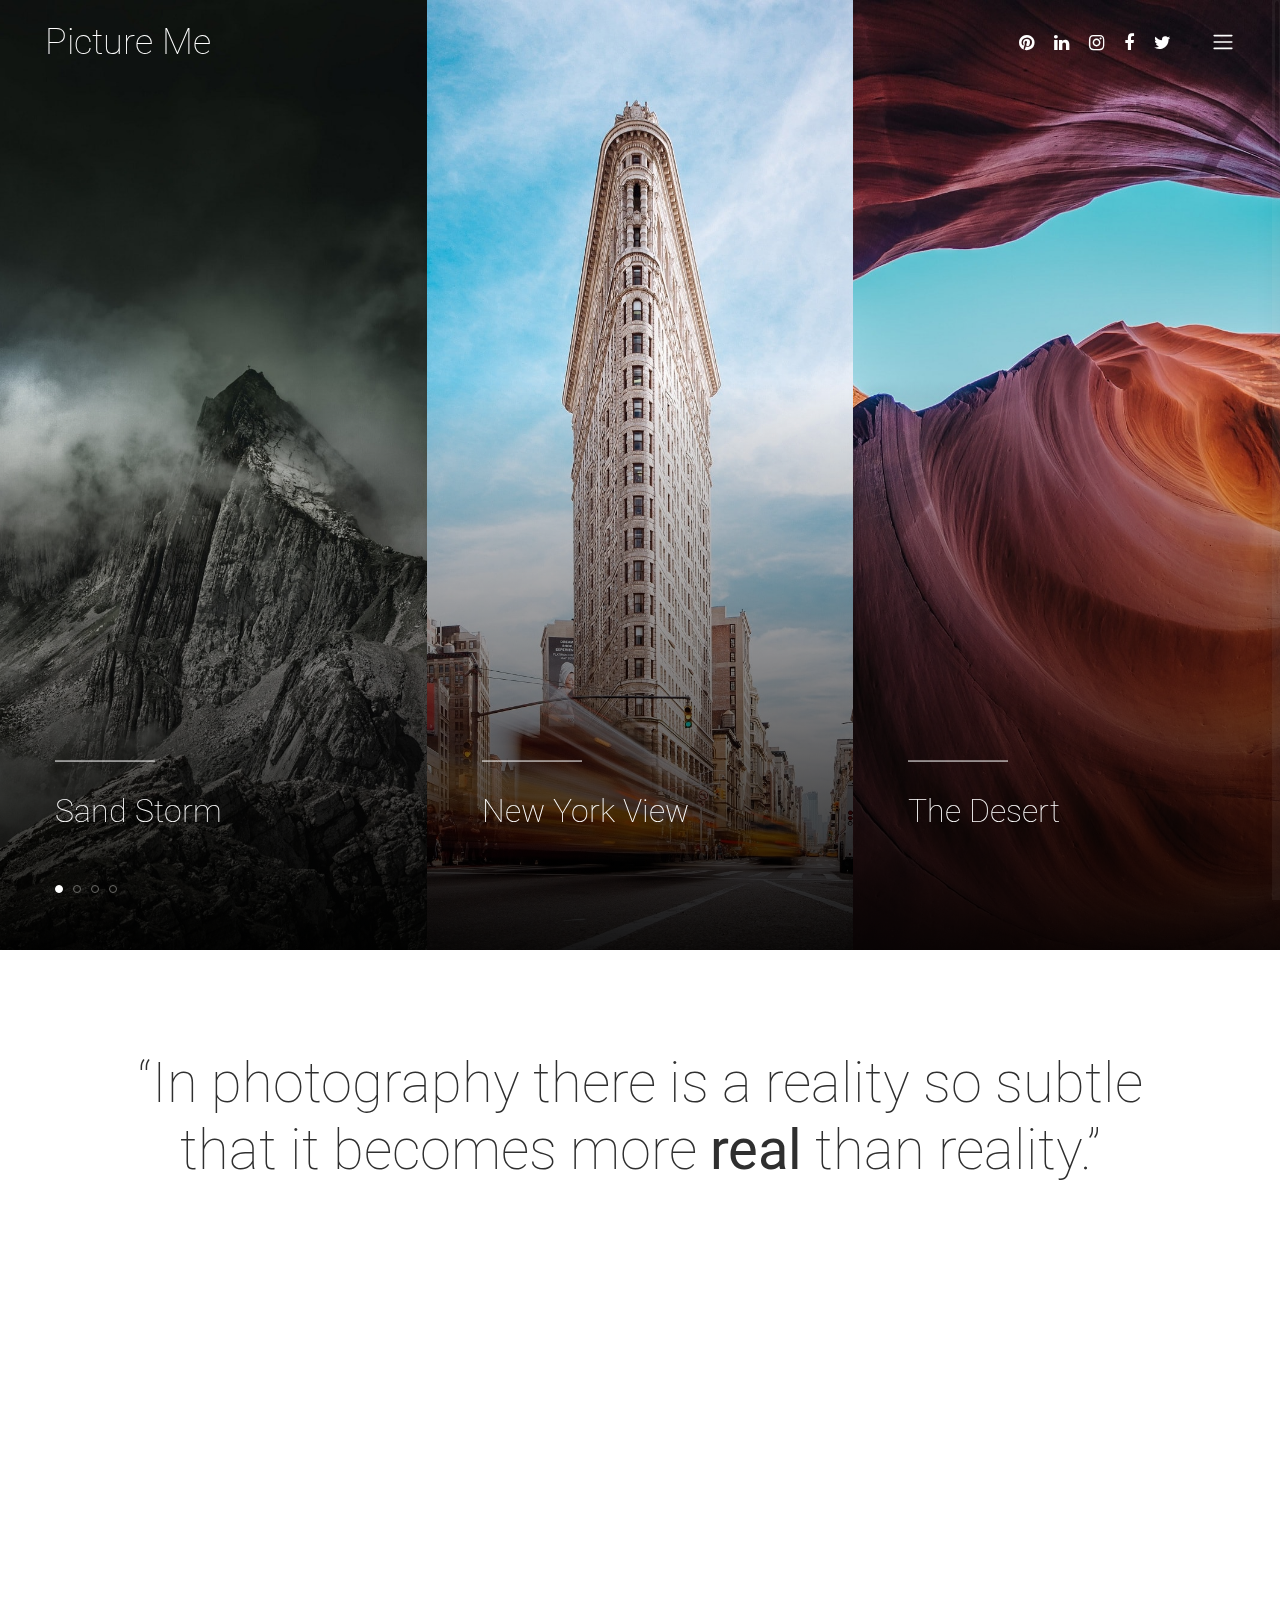
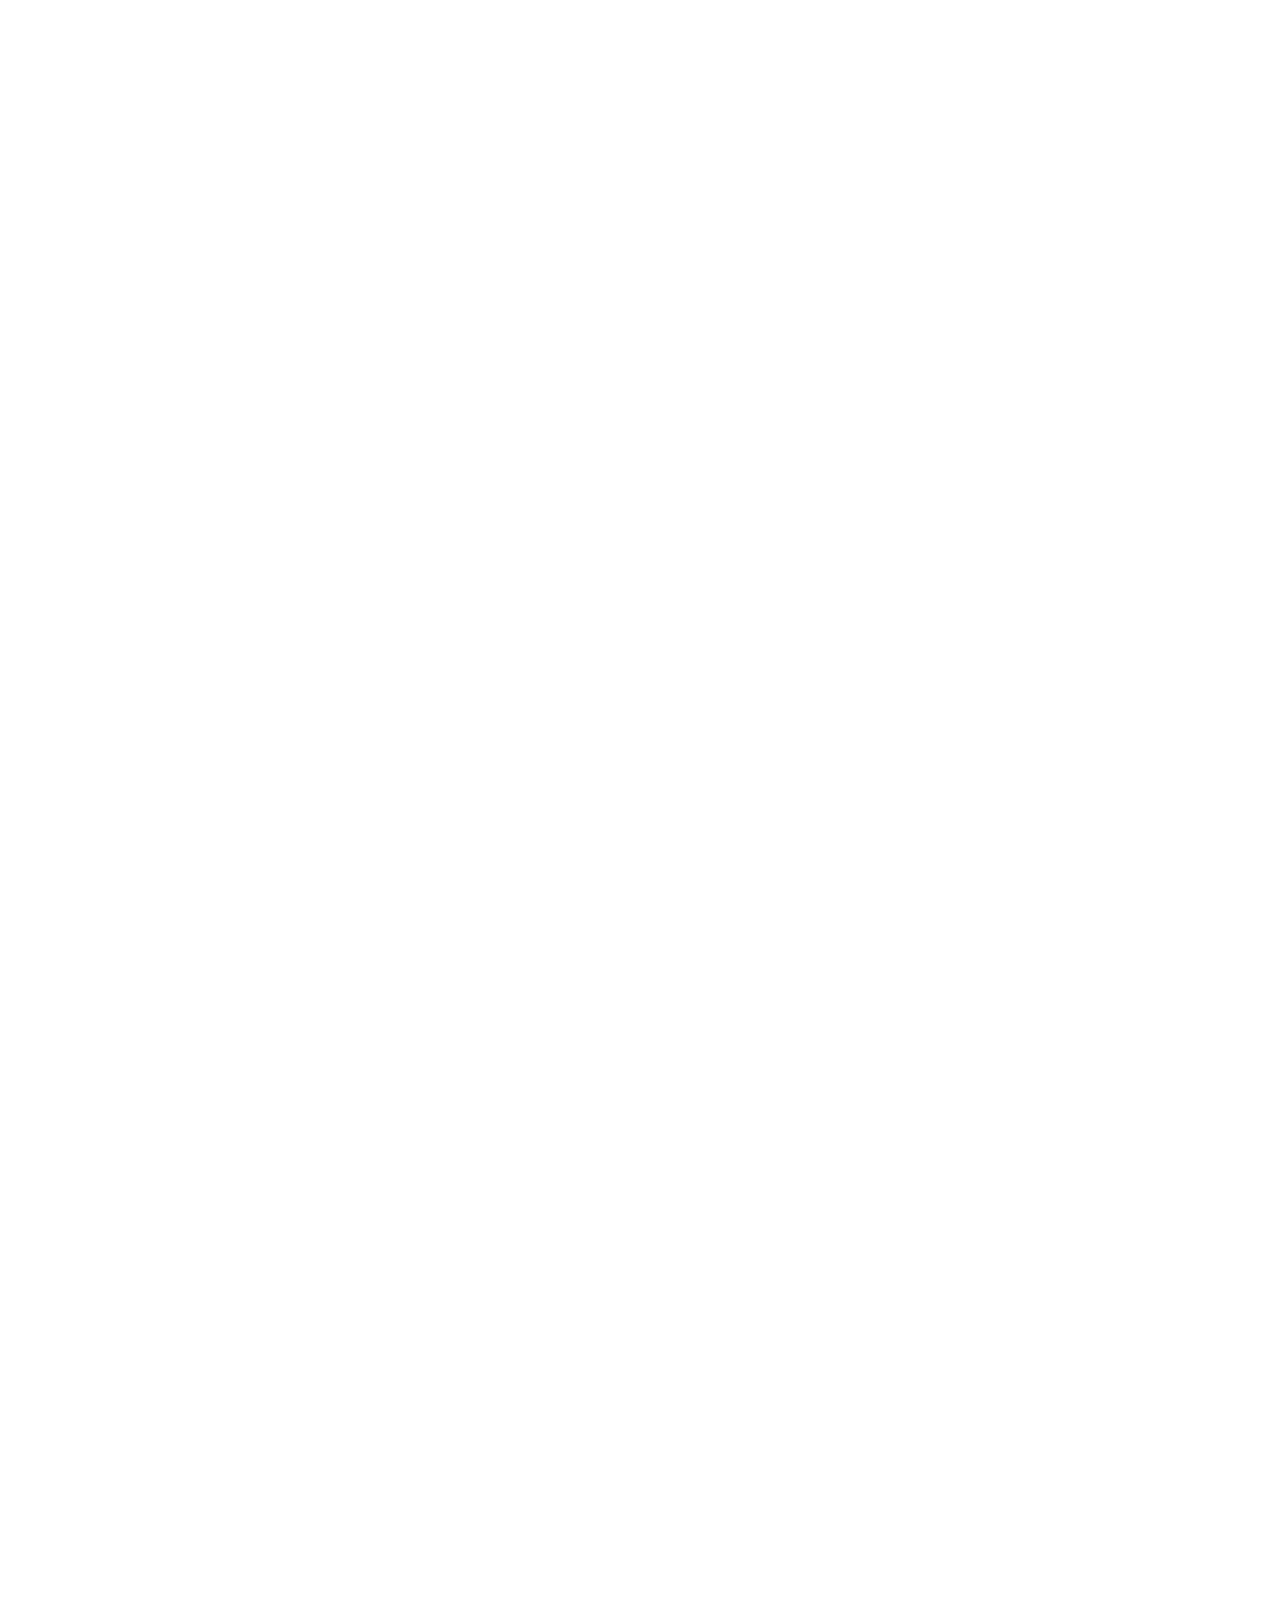
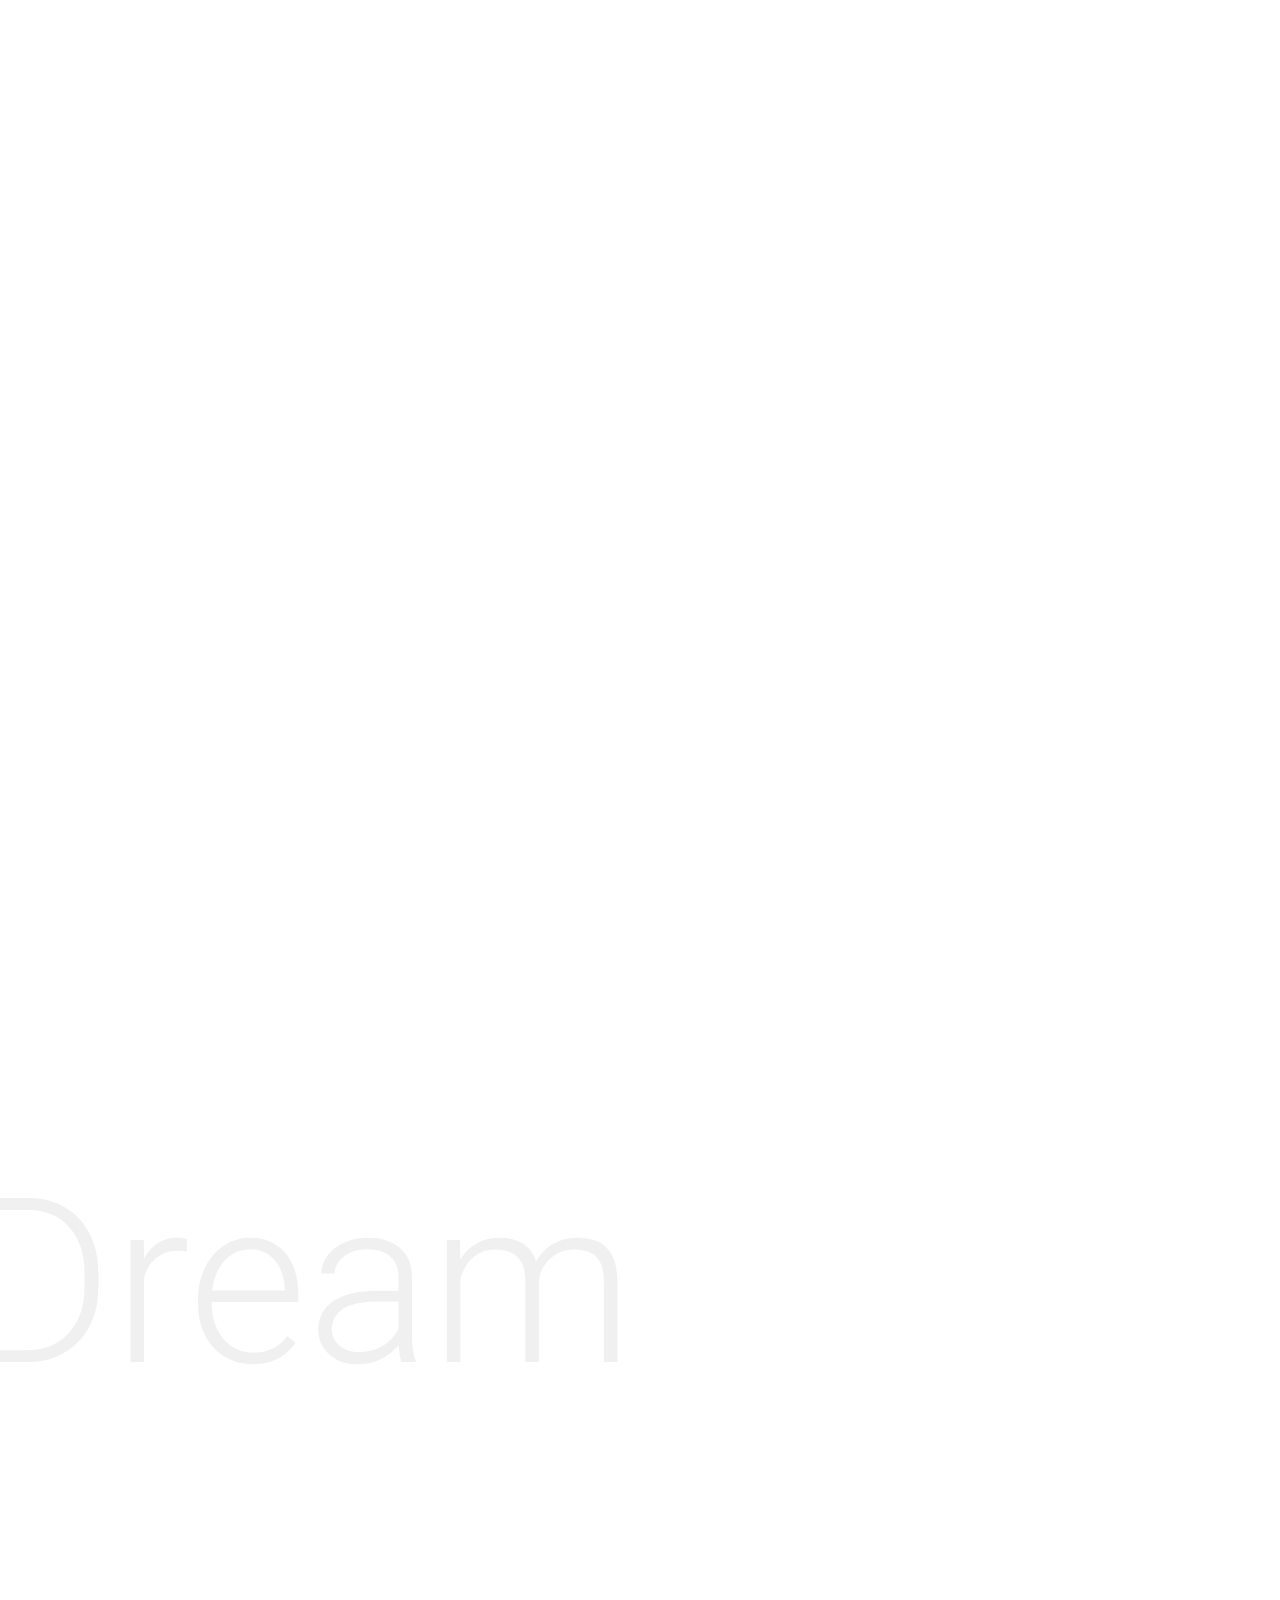
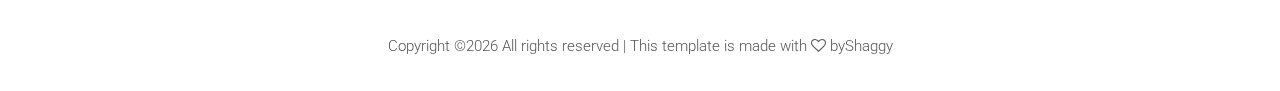
<file: index.html>
<!DOCTYPE html>
<html lang="en">

<head>
    <meta charset="UTF-8">
    <meta name="description" content="">
    <meta http-equiv="X-UA-Compatible" content="IE=edge">
    <meta name="viewport" content="width=device-width, initial-scale=1, shrink-to-fit=no">
    <!-- The above 4 meta tags *must* come first in the head; any other head content must come *after* these tags -->

    <!-- Title  -->
    <title>Picture Me </title>

    <!-- Favicon  -->
    <link rel="icon" href="img/core-img/favicon.ico">

    <!-- Style CSS -->
    <link rel="stylesheet" href="style.css">

</head>

<body>
    <!-- Preloader Start -->
    <div id="preloader">
        <div class="preload-content">
            <div id="sonar-load"></div>
        </div>
    </div>
    <!-- Preloader End -->

    <!-- Grids -->
    <div class="grids d-flex justify-content-between">
        <div class="grid1"></div>
        <div class="grid2"></div>
        <div class="grid3"></div>
        <div class="grid4"></div>
        <div class="grid5"></div>
        <div class="grid6"></div>
        <div class="grid7"></div>
        <div class="grid8"></div>
        <div class="grid9"></div>
    </div>

    <!-- ***** Main Menu Area Start ***** -->
    <div class="mainMenu d-flex align-items-center justify-content-between">
        <!-- Close Icon -->
        <div class="closeIcon">
            <i class="ti-close" aria-hidden="true"></i>
        </div>
        <!-- Logo Area -->
        <div class="logo-area">
            <a href="index.html">Picture Me</a>
        </div>
        <!-- Nav -->
        <div class="sonarNav wow fadeInUp" data-wow-delay="1s">
            <nav>
                <ul>
                    <li class="nav-item active">
                        <a class="nav-link" href="index.html">Home</a>
                    </li>
                    <li class="nav-item">
                        <a class="nav-link" href="about-me.html">About Me</a>
                    </li>
                    <li class="nav-item">
                        <a class="nav-link" href="services.html">Services</a>
                    </li>
                    <li class="nav-item">
                        <a class="nav-link" href="portfolio.html">Portfolio</a>
                    </li>
                    <li class="nav-item">
                        <a class="nav-link" href="blog.html">Blog</a>
                    </li>
                    <li class="nav-item">
                        <a class="nav-link" href="contact.html">Contact</a>
                    </li>
                    <li class="nav-item">
                        <a class="nav-link" href="elements.html">Elements</a>
                    </li>
                </ul>
            </nav>
        </div>
        <!-- Copwrite Text -->
        <div class="copywrite-text">
            <p>
Copyright &copy;<script>document.write(new Date().getFullYear());</script> All rights reserved | This template is made with <i class="fa fa-heart-o" aria-hidden="true"></i> byShaggy

</p>
        </div>
    </div>
    <!-- ***** Main Menu Area End ***** -->

    <!-- ***** Header Area Start ***** -->
    <header class="header-area">
        <div class="container-fluid">
            <div class="row">
                <div class="col-12">
                    <div class="menu-area d-flex justify-content-between">
                        <!-- Logo Area  -->
                        <div class="logo-area">
                            <a href="index.html">Picture Me</a>
                        </div>

                        <div class="menu-content-area d-flex align-items-center">
                            <!-- Header Social Area -->
                            <div class="header-social-area d-flex align-items-center">
                                <a href="#" data-toggle="tooltip" data-placement="bottom" title="Pinterest"><i class="fa fa-pinterest" aria-hidden="true"></i></a>
                                <a href="#" data-toggle="tooltip" data-placement="bottom" title="Linkedin"><i class="fa fa-linkedin" aria-hidden="true"></i></a>
                                <a href="#" data-toggle="tooltip" data-placement="bottom" title="Instagram"><i class="fa fa-instagram" aria-hidden="true"></i></a>
                                <a href="#" data-toggle="tooltip" data-placement="bottom" title="Facebook"><i class="fa fa-facebook" aria-hidden="true"></i></a>
                                <a href="#" data-toggle="tooltip" data-placement="bottom" title="Twitter"><i class="fa fa-twitter" aria-hidden="true"></i></a>
                            </div>
                            <!-- Menu Icon -->
                            <span class="navbar-toggler-icon" id="menuIcon"></span>
                        </div>
                    </div>
                </div>
            </div>
        </div>
    </header>
    <!-- ***** Header Area End ***** -->

    <!-- ***** Hero Area Start ***** -->
    <section class="hero-area">
        <div class="hero-slides owl-carousel">
            <!-- Single Hero Slide -->
            <div class="single-hero-slide bg-img slide-background-overlay" style="background-image: url(img/bg-img/slide1.jpg);">
                <div class="container h-100">
                    <div class="row h-100 align-items-end">
                        <div class="col-12">
                            <div class="hero-slides-content">
                                <div class="line"></div>
                                <h2>Sand Storm</h2>
                                <p>Lorem ipsum dolor sit amet, consectetur adipiscing elit. Praesent vel tortor facilisis, volutpat nulla placerat, tincidunt mi. Nullam vel orci dui. Suspendisse sit amet laoreet neque. Fusce sagittis suscipit sem.</p>
                            </div>
                        </div>
                    </div>
                </div>
            </div>
            <!-- Single Hero Slide -->
            <div class="single-hero-slide bg-img slide-background-overlay" style="background-image: url(img/bg-img/slide2.jpg);">
                <div class="container h-100">
                    <div class="row h-100 align-items-end">
                        <div class="col-12">
                            <div class="hero-slides-content">
                                <div class="line"></div>
                                <h2>New York View</h2>
                                <p>Lorem ipsum dolor sit amet, consectetur adipiscing elit. Praesent vel tortor facilisis, volutpat nulla placerat, tincidunt mi. Nullam vel orci dui. Suspendisse sit amet laoreet neque. Fusce sagittis suscipit sem.</p>
                            </div>
                        </div>
                    </div>
                </div>
            </div>
            <!-- Single Hero Slide -->
            <div class="single-hero-slide bg-img slide-background-overlay" style="background-image: url(img/bg-img/slide3.jpg);">
                <div class="container h-100">
                    <div class="row h-100 align-items-end">
                        <div class="col-12">
                            <div class="hero-slides-content">
                                <div class="line"></div>
                                <h2>The Desert</h2>
                                <p>Lorem ipsum dolor sit amet, consectetur adipiscing elit. Praesent vel tortor facilisis, volutpat nulla placerat, tincidunt mi. Nullam vel orci dui. Suspendisse sit amet laoreet neque. Fusce sagittis suscipit sem.</p>
                            </div>
                        </div>
                    </div>
                </div>
            </div>
            <!-- Single Hero Slide -->
            <div class="single-hero-slide bg-img slide-background-overlay" style="background-image: url(img/bg-img/slide4.jpg);">
                <div class="container h-100">
                    <div class="row h-100 align-items-end">
                        <div class="col-12">
                            <div class="hero-slides-content">
                                <div class="line"></div>
                                <h2>Mountains Hike</h2>
                                <p>Lorem ipsum dolor sit amet, consectetur adipiscing elit. Praesent vel tortor facilisis, volutpat nulla placerat, tincidunt mi. Nullam vel orci dui. Suspendisse sit amet laoreet neque. Fusce sagittis suscipit sem.</p>
                            </div>
                        </div>
                    </div>
                </div>
            </div>
            <!-- Single Hero Slide -->
            <div class="single-hero-slide bg-img slide-background-overlay" style="background-image: url(img/bg-img/slide1.jpg);">
                <div class="container h-100">
                    <div class="row h-100 align-items-end">
                        <div class="col-12">
                            <div class="hero-slides-content">
                                <div class="line"></div>
                                <h2>Sand Storm</h2>
                                <p>Lorem ipsum dolor sit amet, consectetur adipiscing elit. Praesent vel tortor facilisis, volutpat nulla placerat, tincidunt mi. Nullam vel orci dui. Suspendisse sit amet laoreet neque. Fusce sagittis suscipit sem.</p>
                            </div>
                        </div>
                    </div>
                </div>
            </div>
            <!-- Single Hero Slide -->
            <div class="single-hero-slide bg-img slide-background-overlay" style="background-image: url(img/bg-img/slide2.jpg);">
                <div class="container h-100">
                    <div class="row h-100 align-items-end">
                        <div class="col-12">
                            <div class="hero-slides-content">
                                <div class="line"></div>
                                <h2>New York View</h2>
                                <p>Lorem ipsum dolor sit amet, consectetur adipiscing elit. Praesent vel tortor facilisis, volutpat nulla placerat, tincidunt mi. Nullam vel orci dui. Suspendisse sit amet laoreet neque. Fusce sagittis suscipit sem.</p>
                            </div>
                        </div>
                    </div>
                </div>
            </div>
            <!-- Single Hero Slide -->
            <div class="single-hero-slide bg-img slide-background-overlay" style="background-image: url(img/bg-img/slide3.jpg);">
                <div class="container h-100">
                    <div class="row h-100 align-items-end">
                        <div class="col-12">
                            <div class="hero-slides-content">
                                <div class="line"></div>
                                <h2>The Desert</h2>
                                <p>Lorem ipsum dolor sit amet, consectetur adipiscing elit. Praesent vel tortor facilisis, volutpat nulla placerat, tincidunt mi. Nullam vel orci dui. Suspendisse sit amet laoreet neque. Fusce sagittis suscipit sem.</p>
                            </div>
                        </div>
                    </div>
                </div>
            </div>
            <!-- Single Hero Slide -->
            <div class="single-hero-slide bg-img slide-background-overlay" style="background-image: url(img/bg-img/slide4.jpg);">
                <div class="container h-100">
                    <div class="row h-100 align-items-end">
                        <div class="col-12">
                            <div class="hero-slides-content">
                                <div class="line"></div>
                                <h2>Mountains Hike</h2>
                                <p>Lorem ipsum dolor sit amet, consectetur adipiscing elit. Praesent vel tortor facilisis, volutpat nulla placerat, tincidunt mi. Nullam vel orci dui. Suspendisse sit amet laoreet neque. Fusce sagittis suscipit sem.</p>
                            </div>
                        </div>
                    </div>
                </div>
            </div>
            <!-- Single Hero Slide -->
            <div class="single-hero-slide bg-img slide-background-overlay" style="background-image: url(img/bg-img/slide1.jpg);">
                <div class="container h-100">
                    <div class="row h-100 align-items-end">
                        <div class="col-12">
                            <div class="hero-slides-content">
                                <div class="line"></div>
                                <h2>Sand Storm</h2>
                                <p>Lorem ipsum dolor sit amet, consectetur adipiscing elit. Praesent vel tortor facilisis, volutpat nulla placerat, tincidunt mi. Nullam vel orci dui. Suspendisse sit amet laoreet neque. Fusce sagittis suscipit sem.</p>
                            </div>
                        </div>
                    </div>
                </div>
            </div>
            <!-- Single Hero Slide -->
            <div class="single-hero-slide bg-img slide-background-overlay" style="background-image: url(img/bg-img/slide2.jpg);">
                <div class="container h-100">
                    <div class="row h-100 align-items-end">
                        <div class="col-12">
                            <div class="hero-slides-content">
                                <div class="line"></div>
                                <h2>New York View</h2>
                                <p>Lorem ipsum dolor sit amet, consectetur adipiscing elit. Praesent vel tortor facilisis, volutpat nulla placerat, tincidunt mi. Nullam vel orci dui. Suspendisse sit amet laoreet neque. Fusce sagittis suscipit sem.</p>
                            </div>
                        </div>
                    </div>
                </div>
            </div>
            <!-- Single Hero Slide -->
            <div class="single-hero-slide bg-img slide-background-overlay" style="background-image: url(img/bg-img/slide3.jpg);">
                <div class="container h-100">
                    <div class="row h-100 align-items-end">
                        <div class="col-12">
                            <div class="hero-slides-content">
                                <div class="line"></div>
                                <h2>The Desert</h2>
                                <p>Lorem ipsum dolor sit amet, consectetur adipiscing elit. Praesent vel tortor facilisis, volutpat nulla placerat, tincidunt mi. Nullam vel orci dui. Suspendisse sit amet laoreet neque. Fusce sagittis suscipit sem.</p>
                            </div>
                        </div>
                    </div>
                </div>
            </div>
            <!-- Single Hero Slide -->
            <div class="single-hero-slide bg-img slide-background-overlay" style="background-image: url(img/bg-img/slide4.jpg);">
                <div class="container h-100">
                    <div class="row h-100 align-items-end">
                        <div class="col-12">
                            <div class="hero-slides-content">
                                <div class="line"></div>
                                <h2>Mountains Hike</h2>
                                <p>Lorem ipsum dolor sit amet, consectetur adipiscing elit. Praesent vel tortor facilisis, volutpat nulla placerat, tincidunt mi. Nullam vel orci dui. Suspendisse sit amet laoreet neque. Fusce sagittis suscipit sem.</p>
                            </div>
                        </div>
                    </div>
                </div>
            </div>
        </div>
    </section>
    <!-- ***** Hero Area End ***** -->

    <!-- ***** Portfolio Area Start ***** -->
    <div class="portfolio-area section-padding-100">
        <div class="container">
            <div class="row">
                <div class="col-12">
                    <div class="portfolio-title">
                        <h2>“In photography there is a reality so subtle that it becomes more <span>real</span> than reality.”</h2>
                    </div>
                </div>
            </div>

            <div class="row justify-content-between">
                <!-- Single Portfoio Area -->
                <div class="col-12 col-md-5">
                    <div class="single-portfolio-item mt-100 portfolio-item-1 wow fadeIn">
                        <div class="backend-content">
                            <img class="dots" src="img/core-img/dots.png" alt="">
                            <h2>Reality</h2>
                        </div>
                        <div class="portfolio-thumb">
                            <img src="img/bg-img/p1.png" alt="">
                        </div>
                        <div class="portfolio-meta">
                            <p class="portfolio-date">Feb 02, 2018</p>
                            <h2>Italy in the sunset</h2>
                        </div>
                    </div>
                </div>
                <!-- Single Portfoio Area -->
                <div class="col-12 col-md-6">
                    <div class="single-portfolio-item mt-230 portfolio-item-2 wow fadeIn">
                        <div class="backend-content">
                            <img class="dots" src="img/core-img/dots.png" alt="">
                        </div>
                        <div class="portfolio-thumb">
                            <img src="img/bg-img/p2.png" alt="">
                        </div>
                        <div class="portfolio-meta">
                            <p class="portfolio-date">Feb 02, 2018</p>
                            <h2>Mountain Landscape</h2>
                        </div>
                    </div>
                </div>
            </div>

            <div class="row">
                <!-- Single Portfoio Area -->
                <div class="col-12 col-md-10">
                    <div class="single-portfolio-item mt-100 portfolio-item-3 wow fadeIn">
                        <div class="backend-content">
                            <img class="dots" src="img/core-img/dots.png" alt="">
                            <h2>Photography</h2>
                        </div>
                        <div class="portfolio-thumb">
                            <img src="img/bg-img/p3.png" alt="">
                        </div>
                        <div class="portfolio-meta">
                            <p class="portfolio-date">Feb 02, 2018</p>
                            <h2>Foggy sunset over the lake</h2>
                        </div>
                    </div>
                </div>
            </div>

            <div class="row justify-content-end">
                <!-- Single Portfoio Area -->
                <div class="col-12 col-md-6">
                    <div class="single-portfolio-item portfolio-item-4 wow fadeIn">
                        <div class="backend-content">
                            <img class="dots" src="img/core-img/dots.png" alt="">
                        </div>
                        <div class="portfolio-thumb">
                            <img src="img/bg-img/p2.png" alt="">
                        </div>
                        <div class="portfolio-meta">
                            <p class="portfolio-date">Feb 02, 2018</p>
                            <h2>Clouds on mountain top</h2>
                        </div>
                    </div>
                </div>
            </div>

            <div class="row">
                <!-- Single Portfoio Area -->
                <div class="col-12 col-md-5">
                    <div class="single-portfolio-item portfolio-item-5 wow fadeIn">
                        <div class="backend-content">
                            <img class="dots" src="img/core-img/dots.png" alt="">
                            <h2>Hope</h2>
                        </div>
                        <div class="portfolio-thumb">
                            <img src="img/bg-img/p5.png" alt="">
                        </div>
                        <div class="portfolio-meta">
                            <p class="portfolio-date">Feb 02, 2018</p>
                            <h2>Over the canion</h2>
                        </div>
                    </div>
                </div>
            </div>

            <div class="row justify-content-center">
                <!-- Single Portfoio Area -->
                <div class="col-12 col-md-4">
                    <div class="single-portfolio-item portfolio-item-6 wow fadeIn">
                        <div class="portfolio-thumb">
                            <img src="img/bg-img/p6.png" alt="">
                        </div>
                        <div class="portfolio-meta">
                            <p class="portfolio-date">Feb 02, 2018</p>
                            <h2>Mirror lake</h2>
                        </div>
                    </div>
                </div>
            </div>

            <div class="row justify-content-end">
                <!-- Single Portfoio Area -->
                <div class="col-12 col-md-4">
                    <div class="single-portfolio-item portfolio-item-7 wow fadeIn">
                        <div class="backend-content">
                            <img class="dots" src="img/core-img/dots.png" alt="">
                            <h2>Future</h2>
                        </div>
                        <div class="portfolio-thumb">
                            <img src="img/bg-img/p7.png" alt="">
                        </div>
                        <div class="portfolio-meta">
                            <p class="portfolio-date">Feb 02, 2018</p>
                            <h2>Mirror lake</h2>
                        </div>
                    </div>
                </div>
            </div>
        </div>
    </div>
    <!-- ***** Portfolio Area End ***** -->

    <!-- ***** Call to Action Area Start ***** -->
    <div class="sonar-call-to-action-area section-padding-0-100">
        <div class="backEnd-content">
            <h2>Dream</h2>
        </div>
        <div class="container">
            <div class="row">
                <div class="col-12">
                    <div class="call-to-action-content wow fadeInUp" data-wow-delay="0.5s">
                        <h2>I am an experienced photographer</h2>
                        <h5>Let’s talk</h5>
                        <a href="#" class="btn sonar-btn mt-100">contact me</a>
                    </div>
                </div>
            </div>
        </div>
    </div>
    <!-- ***** Call to Action Area End ***** -->

    <!-- ***** Footer Area Start ***** -->
    <footer class="footer-area">
        <div class="container">
            <div class="row">
                <div class="col-12">
                    <!-- Copywrite Text -->
                    <div class="copywrite-text">
                        <p>
Copyright &copy;<script>document.write(new Date().getFullYear());</script> All rights reserved | This template is made with <i class="fa fa-heart-o" aria-hidden="true"></i> byShaggy

</p>
                    </div>
                </div>
            </div>
        </div>
    </footer>
    <!-- ***** Footer Area End ***** -->

    <!-- jQuery (Necessary for All JavaScript Plugins) -->
    <script src="js/jquery/jquery-2.2.4.min.js"></script>
    <!-- Popper js -->
    <script src="js/popper.min.js"></script>
    <!-- Bootstrap js -->
    <script src="js/bootstrap.min.js"></script>
    <!-- Plugins js -->
    <script src="js/plugins.js"></script>
    <!-- Active js -->
    <script src="js/active.js"></script>

</body>

</html>
</file>
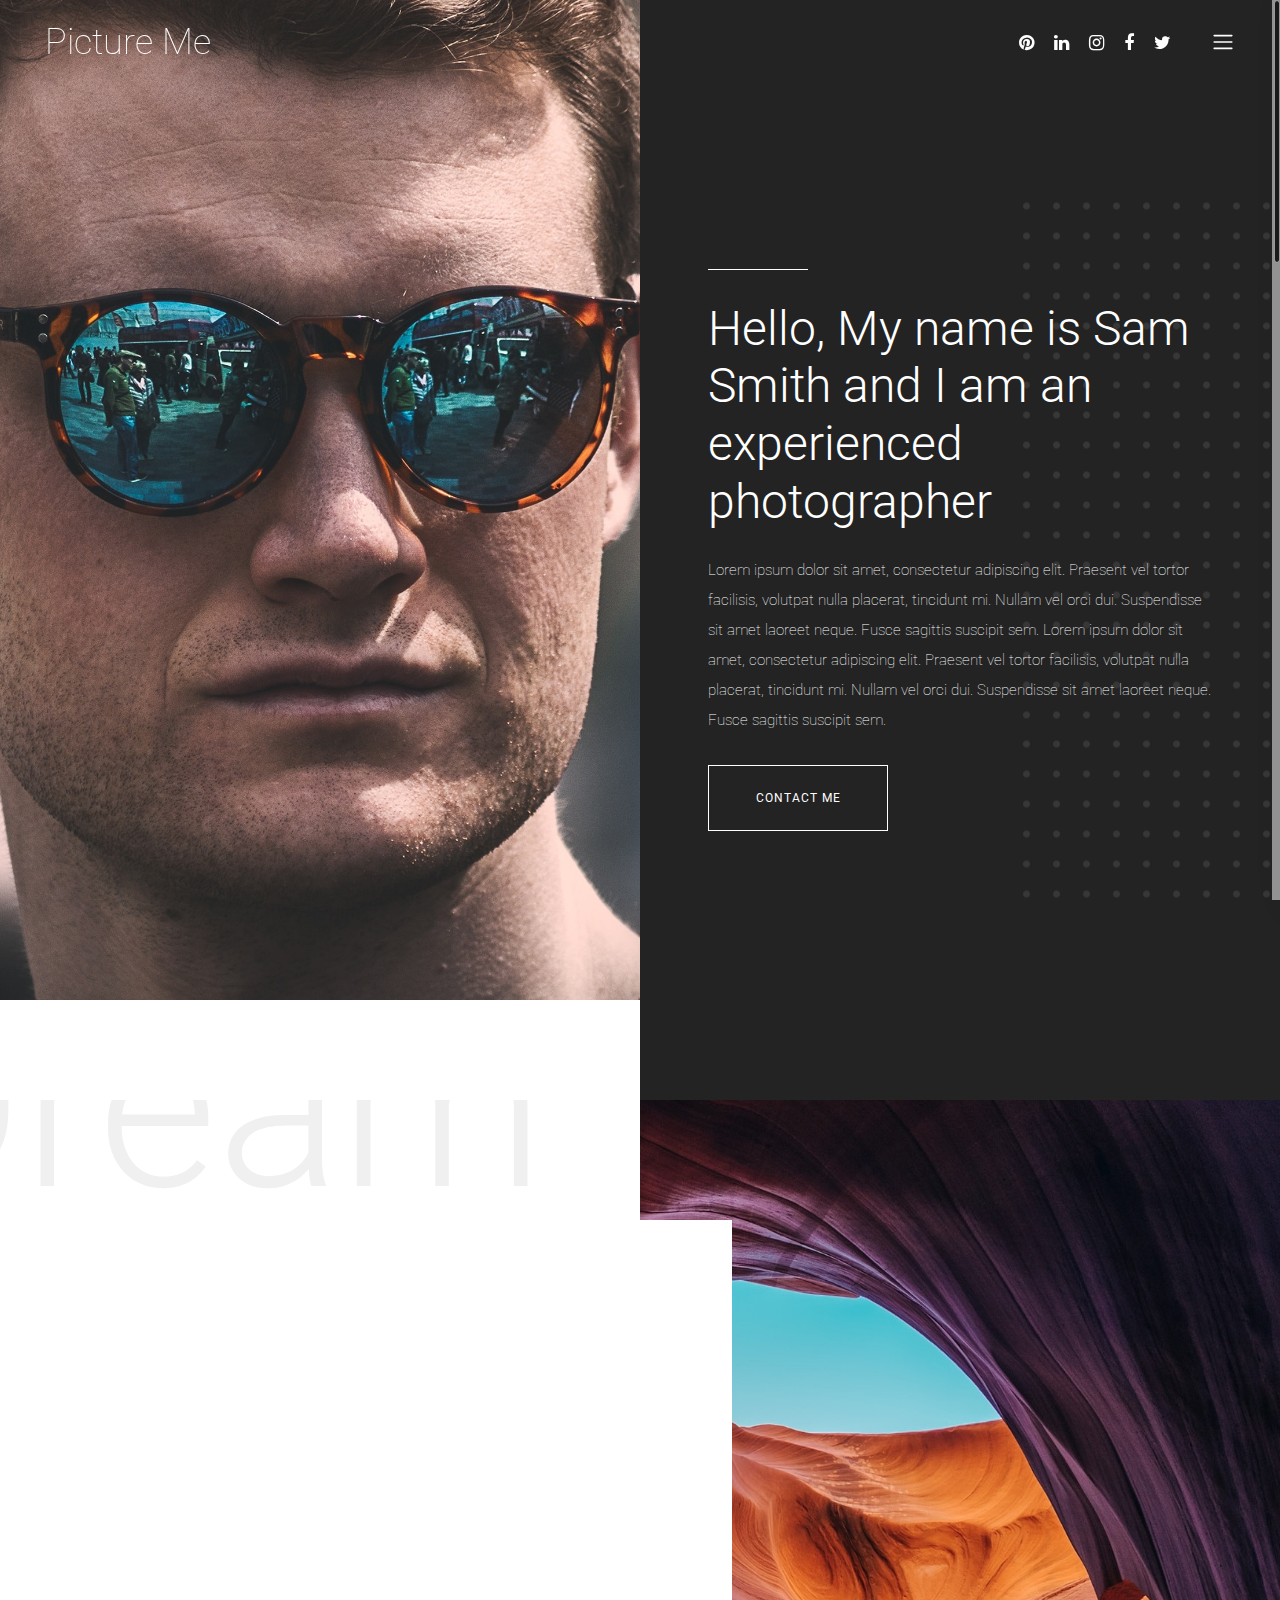
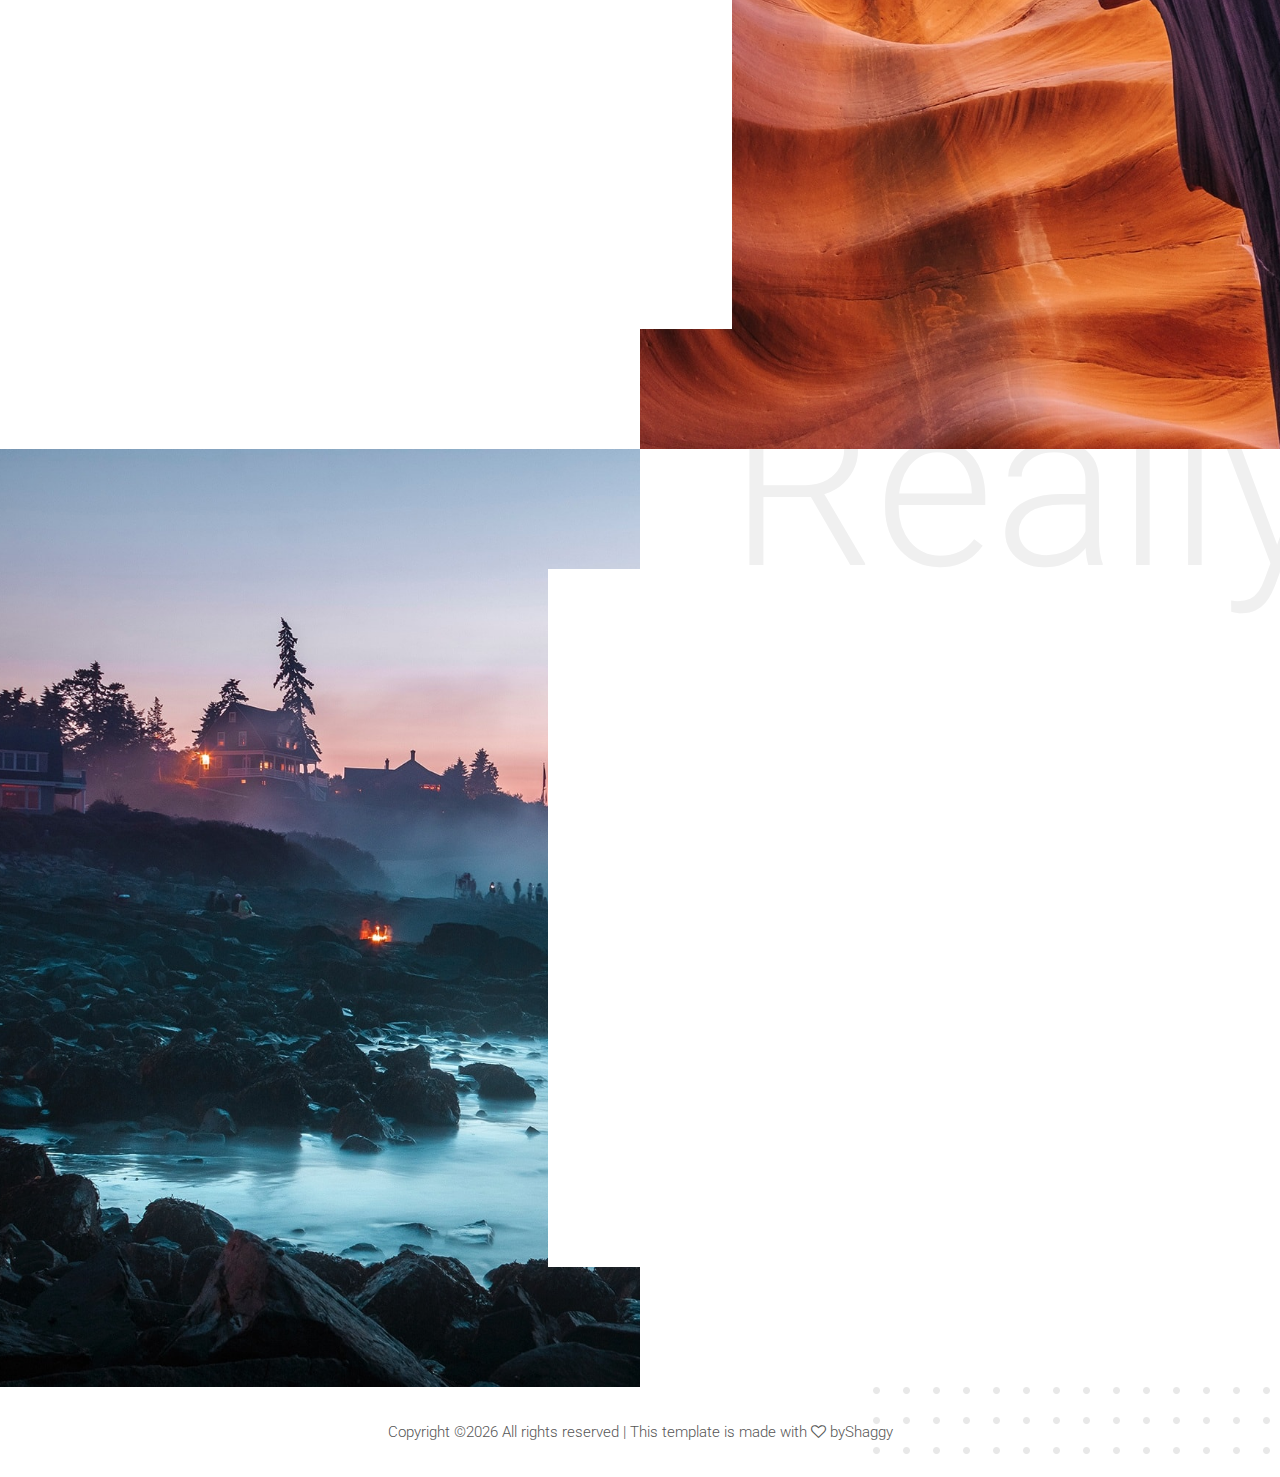
<file: about-me.html>
<!DOCTYPE html>
<html lang="en">

<head>
    <meta charset="UTF-8">
    <meta name="description" content="">
    <meta http-equiv="X-UA-Compatible" content="IE=edge">
    <meta name="viewport" content="width=device-width, initial-scale=1, shrink-to-fit=no">
    <!-- The above 4 meta tags *must* come first in the head; any other head content must come *after* these tags -->

    <!-- Title  -->
    <title>Picture Me </title>

    <!-- Favicon  -->
    <link rel="icon" href="img/core-img/favicon.ico">

    <!-- Style CSS -->
    <link rel="stylesheet" href="style.css">

</head>

<body>
    <!-- Preloader Start -->
    <div id="preloader">
        <div class="preload-content">
            <div id="sonar-load"></div>
        </div>
    </div>
    <!-- Preloader End -->

    <!-- ***** Main Menu Area Start ***** -->
    <div class="mainMenu d-flex align-items-center justify-content-between">
        <!-- Close Icon -->
        <div class="closeIcon">
            <i class="ti-close" aria-hidden="true"></i>
        </div>
        <!-- Logo Area -->
        <div class="logo-area">
            <a href="index.html">Picture Me</a>
        </div>
        <!-- Nav -->
        <div class="sonarNav">
            <nav>
                <ul>
                    <li class="nav-item active">
                        <a class="nav-link" href="index.html">Home</a>
                    </li>
                    <li class="nav-item">
                        <a class="nav-link" href="about-me.html">About Me</a>
                    </li>
                    <li class="nav-item">
                        <a class="nav-link" href="services.html">Services</a>
                    </li>
                    <li class="nav-item">
                        <a class="nav-link" href="portfolio.html">Portfolio</a>
                    </li>
                    <li class="nav-item">
                        <a class="nav-link" href="blog.html">Blog</a>
                    </li>
                    <li class="nav-item">
                        <a class="nav-link" href="contact.html">Contact</a>
                    </li>
                    <li class="nav-item">
                        <a class="nav-link" href="elements.html">Elements</a>
                    </li>
                </ul>
            </nav>
        </div>
        <!-- Copwrite Text -->
        <div class="copywrite-text">
            <p>
Copyright &copy;<script>document.write(new Date().getFullYear());</script> All rights reserved | This template is made with <i class="fa fa-heart-o" aria-hidden="true"></i> byShaggy

</p>
        </div>
    </div>
    <!-- ***** Main Menu Area End ***** -->

    <!-- ***** Header Area Start ***** -->
    <header class="header-area">
        <div class="container-fluid">
            <div class="row">
                <div class="col-12">
                    <div class="menu-area d-flex justify-content-between">
                        <!-- Logo Area  -->
                        <div class="logo-area">
                            <a href="index.html">Picture Me</a>
                        </div>

                        <div class="menu-content-area d-flex align-items-center">
                            <!-- Header Social Area -->
                            <div class="header-social-area d-flex align-items-center">
                                <a href="#" data-toggle="tooltip" data-placement="bottom" title="Pinterest"><i class="fa fa-pinterest" aria-hidden="true"></i></a>
                                <a href="#" data-toggle="tooltip" data-placement="bottom" title="Linkedin"><i class="fa fa-linkedin" aria-hidden="true"></i></a>
                                <a href="#" data-toggle="tooltip" data-placement="bottom" title="Instagram"><i class="fa fa-instagram" aria-hidden="true"></i></a>
                                <a href="#" data-toggle="tooltip" data-placement="bottom" title="Facebook"><i class="fa fa-facebook" aria-hidden="true"></i></a>
                                <a href="#" data-toggle="tooltip" data-placement="bottom" title="Twitter"><i class="fa fa-twitter" aria-hidden="true"></i></a>
                            </div>
                            <!-- Menu Icon -->
                            <span class="navbar-toggler-icon" id="menuIcon"></span>
                        </div>
                    </div>
                </div>
            </div>
        </div>
    </header>
    <!-- ***** Header Area End ***** -->

    <!-- ***** Hero Area Start ***** -->
    <div class="hero-area d-flex align-items-center">
        <!-- Back End Content -->
        <div class="backEnd-content">
            <img class="dots" src="img/core-img/dots.png" alt="">
        </div>

        <!-- Hero Thumbnail -->
        <div class="hero-thumbnail aboutUs equalize bg-img" style="background-image: url(img/bg-img/about.jpg);"></div>
        
        <!-- Hero Content -->
        <div class="hero-content aboutUs equalize">
            <div class="container-fluid h-100">
                <div class="row h-100 align-items-center justify-content-center">
                    <div class="col-12 col-md-10">
                        <div class="line"></div>
                        <h2>Hello, My name is Sam Smith and I am an experienced photographer</h2>
                        <p>Lorem ipsum dolor sit amet, consectetur adipiscing elit. Praesent vel tortor facilisis, volutpat nulla placerat, tincidunt mi. Nullam vel orci dui. Suspendisse sit amet laoreet neque. Fusce sagittis suscipit sem. Lorem ipsum dolor sit amet, consectetur adipiscing elit. Praesent vel tortor facilisis, volutpat nulla placerat, tincidunt mi. Nullam vel orci dui. Suspendisse sit amet laoreet neque. Fusce sagittis suscipit sem.</p>
                        <a href="#" class="btn sonar-btn white-btn">contact me</a>
                    </div>
                </div>
            </div>
        </div>
    </div>
    <!-- ***** Hero Area End ***** -->

    <div class="sonar-about-us-area bg-img" style="background-image: url(img/bg-img/about2.jpg);">
        <!-- Back End Content -->
        <div class="backEnd-content">
            <h2>Dream</h2>
        </div>

        <div class="container-fluid">
            <div class="row">
                <div class="col-12 col-md-10 col-lg-7">
                    <div class="about-us-content bg-white">
                        <div class="section-heading text-left wow fadeInUp" data-wow-delay="300ms">
                            <div class="line"></div>
                            <h2>Look at my qualities</h2>
                        </div>
                        <p class="wow fadeInUp" data-wow-delay="600ms">Lorem ipsum dolor sit amet, consectetur adipiscing elit. Praesent vel tortor facilisis, volutpat nulla placerat, tincidunt mi. Nullam vel orci dui. Suspendisse sit amet laoreet neque. Fusce sagittis suscipit sem. Lorem ipsum dolor sit amet, consectetur adipiscing elit. Praesent vel tortor facilisis, volutpat nulla placerat, tincidunt mi. Nullam vel orci dui. Suspendisse sit amet laoreet neque.</p>
                        <!-- Progress Bar Content Area -->
                        <div class="services-progress-bar mt-50 wow fadeInUp" data-wow-delay="900ms">
                            <!-- Single Progress Bar -->
                            <div class="single_progress_bar">
                                <div id="bar1" class="barfiller">
                                    <div class="tipWrap">
                                        <span class="tip"></span>
                                    </div>
                                    <span class="fill" data-percentage="80"></span>
                                </div>
                                <p>Pacience</p>
                            </div>
                            <!-- Single Progress Bar -->
                            <div class="single_progress_bar">
                                <div id="bar2" class="barfiller">
                                    <div class="tipWrap">
                                        <span class="tip"></span>
                                    </div>
                                    <span class="fill" data-percentage="90"></span>
                                </div>
                                <p>Creativity</p>
                            </div>
                            <!-- Single Progress Bar -->
                            <div class="single_progress_bar">
                                <div id="bar3" class="barfiller">
                                    <div class="tipWrap">
                                        <span class="tip"></span>
                                    </div>
                                    <span class="fill" data-percentage="100"></span>
                                </div>
                                <p>Commited</p>
                            </div>
                        </div>
                    </div>
                </div>
            </div>
        </div>
    </div>

    <div class="sonar-about-us-area second-part bg-img" style="background-image: url(img/bg-img/about3.jpg);">
        <!-- Back End Content -->
        <div class="backEnd-content">
            <h2>Really</h2>
        </div>

        <div class="container-fluid">
            <div class="row justify-content-end">
                <div class="col-12 col-md-10 col-lg-7">
                    <div class="about-us-content bg-white">
                        <div class="section-heading text-left wow fadeInUp" data-wow-delay="300ms">
                            <div class="line"></div>
                        </div>
                        <p class="wow fadeInUp" data-wow-delay="600ms">Consectetur adipiscing elit. Praesent vel tortor facilisis, volutpat nulla placerat, tincidunt mi. Nullam vel orci dui. Suspendisse sit amet laoreet neque. Fusce sagittis suscipit sem. Lorem ipsum dolor sit amet, consectetur adipiscing elit. Praesent vel tortor facilisis, volutpat nulla placerat, tincidunt mi. Nullam vel orci dui. Suspendisse sit amet laoreet neque.</p>
                        <div class="row mt-100 text-center wow fadeInUp" data-wow-delay="900ms">
                            <div class="col-12 col-sm-6 col-md-4">
                                <div class="single-pie-bar" data-percent="90">
                                    <canvas class="bar-circle" width="100" height="100"></canvas>
                                    <p>Landsacpes</p>
                                </div>
                            </div>
                            <div class="col-12 col-sm-6 col-md-4">
                                <div class="single-pie-bar" data-percent="65">
                                    <canvas class="bar-circle" width="100" height="100"></canvas>
                                    <p>Portraits</p>
                                </div>
                            </div>
                            <div class="col-12 col-sm-6 col-md-4">
                                <div class="single-pie-bar" data-percent="25">
                                    <canvas class="bar-circle" width="100" height="100"></canvas>
                                    <p>Studio</p>
                                </div>
                            </div>
                        </div>
                    </div>
                </div>
            </div>
        </div>
    </div>

    <!-- ***** Footer Area Start ***** -->
    <footer class="footer-area">
        <!-- back end content -->
        <div class="backEnd-content">
            <img class="dots" src="img/core-img/dots.png" alt="">
        </div>

        <div class="container">
            <div class="row">
                <div class="col-12">
                    <!-- Copywrite Text -->
                    <div class="copywrite-text">
                        <p>
Copyright &copy;<script>document.write(new Date().getFullYear());</script> All rights reserved | This template is made with <i class="fa fa-heart-o" aria-hidden="true"></i> byShaggy

</p>
                    </div>
                </div>
            </div>
        </div>
    </footer>
    <!-- ***** Footer Area End ***** -->

    <!-- jQuery (Necessary for All JavaScript Plugins) -->
    <script src="js/jquery/jquery-2.2.4.min.js"></script>
    <!-- Popper js -->
    <script src="js/popper.min.js"></script>
    <!-- Bootstrap js -->
    <script src="js/bootstrap.min.js"></script>
    <!-- Plugins js -->
    <script src="js/plugins.js"></script>
    <!-- Active js -->
    <script src="js/active.js"></script>

</body>

</html>
</file>
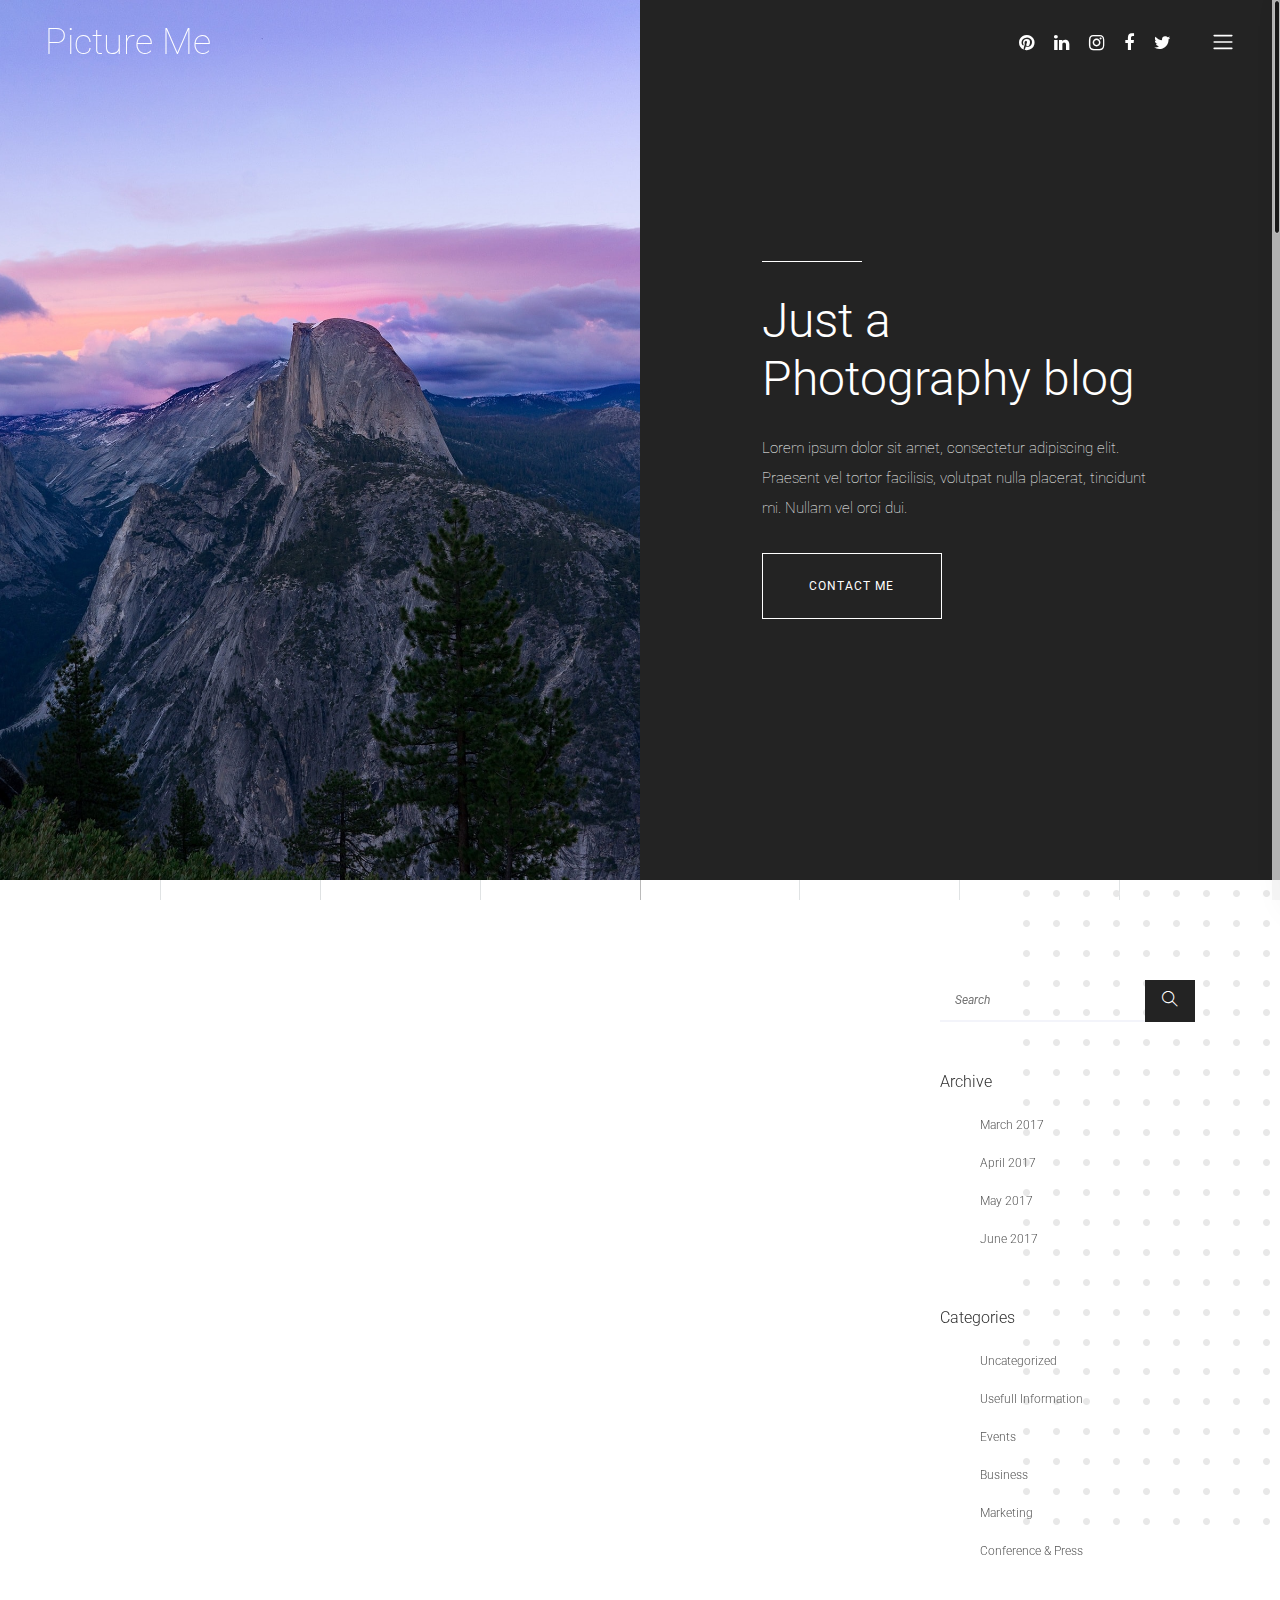
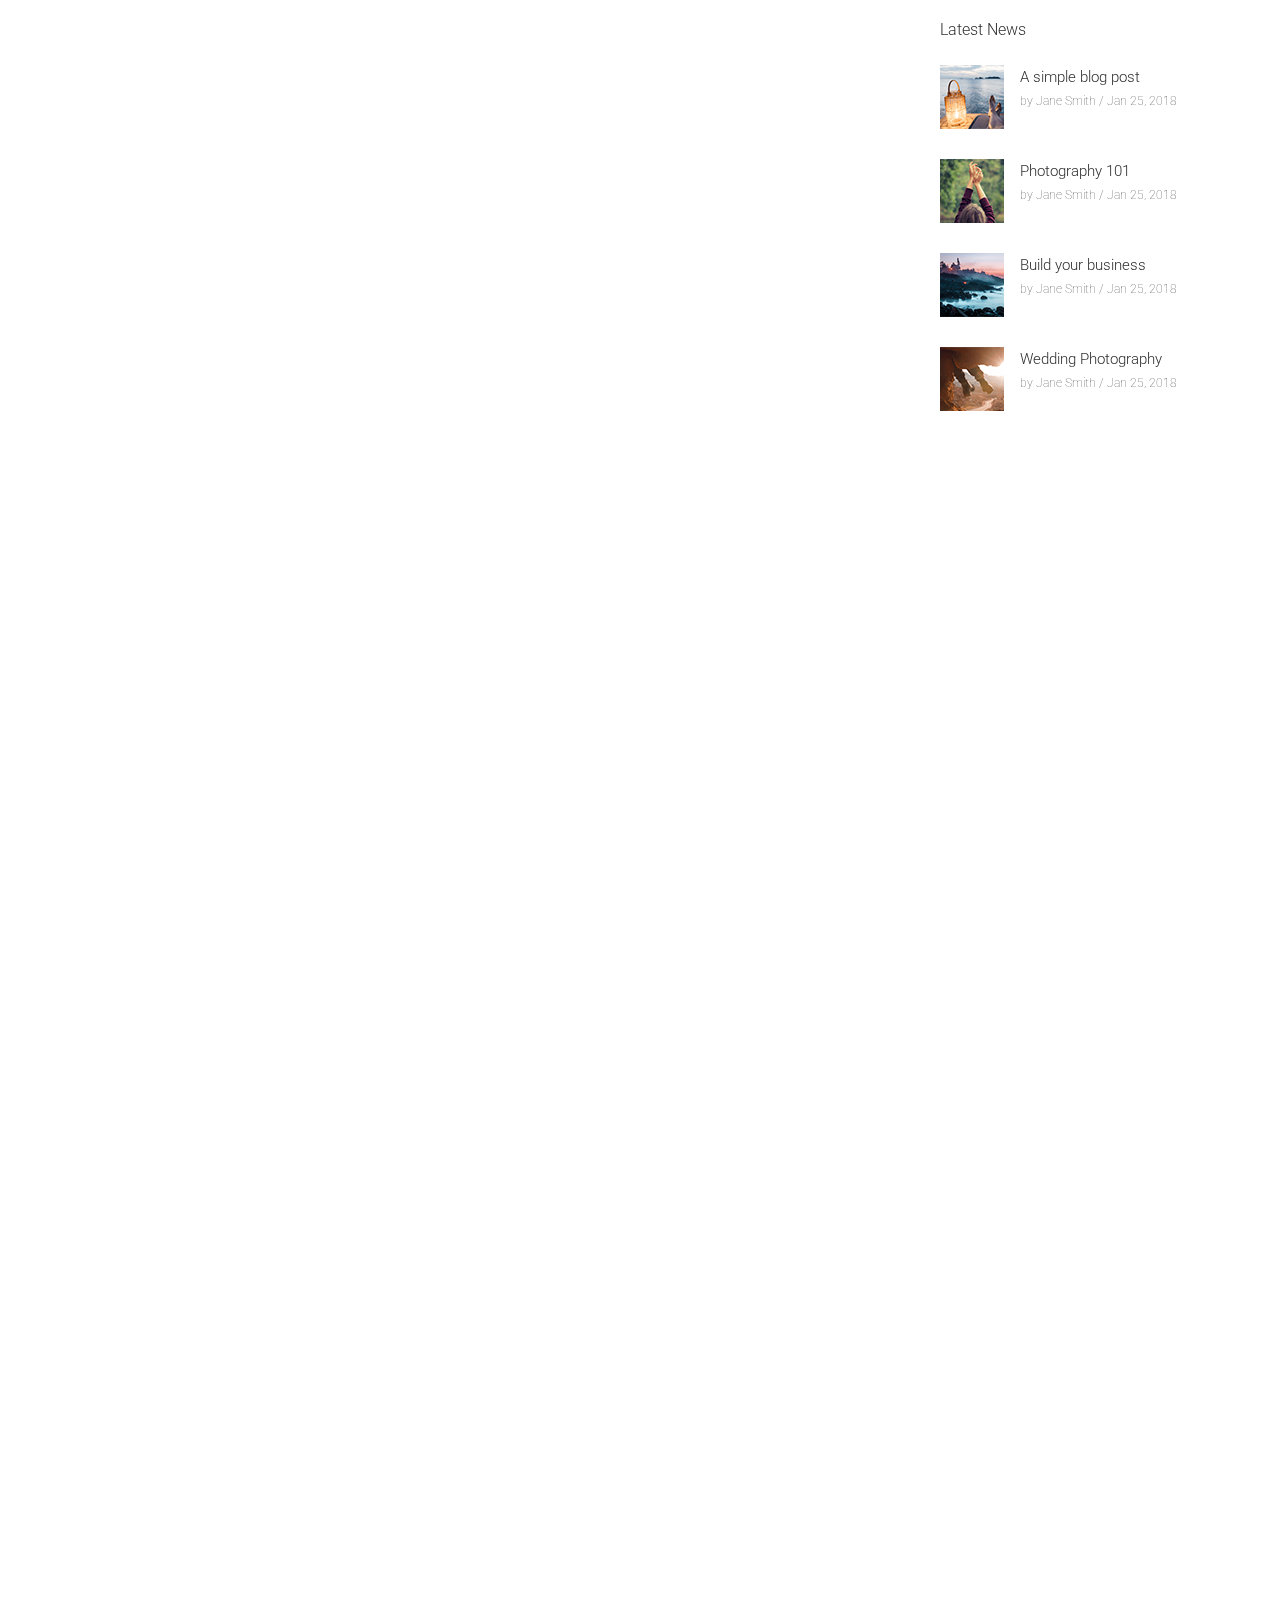
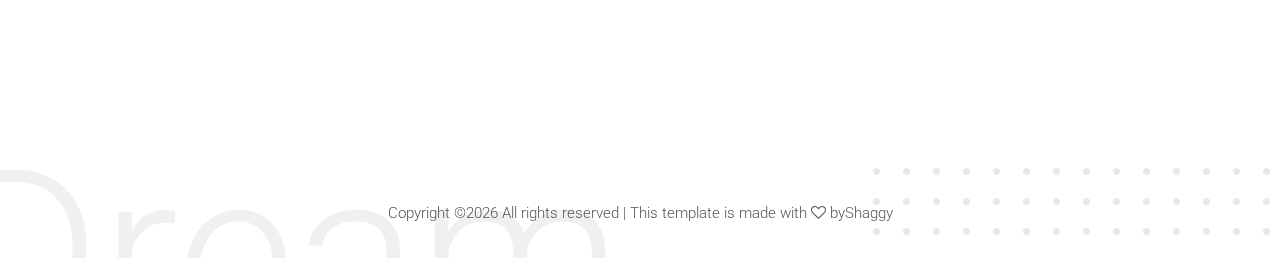
<file: blog.html>
<!DOCTYPE html>
<html lang="en">

<head>
    <meta charset="UTF-8">
    <meta name="description" content="">
    <meta http-equiv="X-UA-Compatible" content="IE=edge">
    <meta name="viewport" content="width=device-width, initial-scale=1, shrink-to-fit=no">
    <!-- The above 4 meta tags *must* come first in the head; any other head content must come *after* these tags -->

    <!-- Title  -->
    <title>Picture Me </title>

    <!-- Favicon  -->
    <link rel="icon" href="img/core-img/favicon.ico">

    <!-- Style CSS -->
    <link rel="stylesheet" href="style.css">

</head>

<body>
    <!-- Preloader Start -->
    <div id="preloader">
        <div class="preload-content">
            <div id="sonar-load"></div>
        </div>
    </div>
    <!-- Preloader End -->

    <!-- Grids -->
    <div class="grids d-flex justify-content-between">
        <div class="grid1"></div>
        <div class="grid2"></div>
        <div class="grid3"></div>
        <div class="grid4"></div>
        <div class="grid5"></div>
        <div class="grid6"></div>
        <div class="grid7"></div>
        <div class="grid8"></div>
        <div class="grid9"></div>
    </div>

    <!-- ***** Main Menu Area Start ***** -->
    <div class="mainMenu d-flex align-items-center justify-content-between">
        <!-- Close Icon -->
        <div class="closeIcon">
            <i class="ti-close" aria-hidden="true"></i>
        </div>
        <!-- Logo Area -->
        <div class="logo-area">
            <a href="index.html">Picture Me</a>
        </div>
        <!-- Nav -->
        <div class="sonarNav">
            <nav>
                <ul>
                    <li class="nav-item active">
                        <a class="nav-link" href="index.html">Home</a>
                    </li>
                    <li class="nav-item">
                        <a class="nav-link" href="about-me.html">About Me</a>
                    </li>
                    <li class="nav-item">
                        <a class="nav-link" href="services.html">Services</a>
                    </li>
                    <li class="nav-item">
                        <a class="nav-link" href="portfolio.html">Portfolio</a>
                    </li>
                    <li class="nav-item">
                        <a class="nav-link" href="blog.html">Blog</a>
                    </li>
                    <li class="nav-item">
                        <a class="nav-link" href="contact.html">Contact</a>
                    </li>
                    <li class="nav-item">
                        <a class="nav-link" href="elements.html">Elements</a>
                    </li>
                </ul>
            </nav>
        </div>
        <!-- Copwrite Text -->
        <div class="copywrite-text">
            <p>
Copyright &copy;<script>document.write(new Date().getFullYear());</script> All rights reserved | This template is made with <i class="fa fa-heart-o" aria-hidden="true"></i> byShaggy

</p>
        </div>
    </div>
    <!-- ***** Main Menu Area End ***** -->

    <!-- ***** Header Area Start ***** -->
    <header class="header-area">
        <div class="container-fluid">
            <div class="row">
                <div class="col-12">
                    <div class="menu-area d-flex justify-content-between">
                        <!-- Logo Area  -->
                        <div class="logo-area">
                            <a href="index.html">Picture Me</a>
                        </div>

                        <div class="menu-content-area d-flex align-items-center">
                            <!-- Header Social Area -->
                            <div class="header-social-area d-flex align-items-center">
                                <a href="#" data-toggle="tooltip" data-placement="bottom" title="Pinterest"><i class="fa fa-pinterest" aria-hidden="true"></i></a>
                                <a href="#" data-toggle="tooltip" data-placement="bottom" title="Linkedin"><i class="fa fa-linkedin" aria-hidden="true"></i></a>
                                <a href="#" data-toggle="tooltip" data-placement="bottom" title="Instagram"><i class="fa fa-instagram" aria-hidden="true"></i></a>
                                <a href="#" data-toggle="tooltip" data-placement="bottom" title="Facebook"><i class="fa fa-facebook" aria-hidden="true"></i></a>
                                <a href="#" data-toggle="tooltip" data-placement="bottom" title="Twitter"><i class="fa fa-twitter" aria-hidden="true"></i></a>
                            </div>
                            <!-- Menu Icon -->
                            <span class="navbar-toggler-icon" id="menuIcon"></span>
                        </div>
                    </div>
                </div>
            </div>
        </div>
    </header>
    <!-- ***** Header Area End ***** -->

    <!-- ***** Hero Area Start ***** -->
    <div class="hero-area d-flex align-items-center">
       
        <!-- Hero Thumbnail -->
        <div class="hero-thumbnail equalize bg-img" style="background-image: url(img/bg-img/blog.jpg);"></div>
        
        <!-- Hero Content -->
        <div class="hero-content equalize">
            <div class="container-fluid h-100">
                <div class="row h-100 align-items-center justify-content-center">
                    <div class="col-12 col-md-8">
                        <div class="line"></div>
                        <h2>Just a Photography blog</h2>
                        <p>Lorem ipsum dolor sit amet, consectetur adipiscing elit. Praesent vel tortor facilisis, volutpat nulla placerat, tincidunt mi. Nullam vel orci dui.</p>
                        <a href="#" class="btn sonar-btn white-btn">contact me</a>
                    </div>
                </div>
            </div>
        </div>
    </div>
    <!-- ***** Hero Area End ***** -->

    <!-- ***** Blog Area Start ***** -->
    <section class="sonar-blog-area section-padding-100">
        <!-- back end content -->
        <div class="backEnd-content">
            <img class="dots" src="img/core-img/dots.png" alt="">
        </div>

        <div class="container">
            <div class="row">
                <div class="col-12 col-md-9">

                    <!-- Single Blog Area -->
                    <div class="single-blog-area mb-100 wow fadeInUp" data-wow-delay="300ms">
                        <!-- Post Thumbnail -->
                        <div class="blog-post-thumbnail">
                            <img src="img/blog-img/1.jpg" alt="">
                            <!-- Post Date -->
                            <div class="post-date">
                                <a href="#">Feb 12 '18</a>
                            </div>
                        </div>
                        <!-- Post Content -->
                        <div class="post-content">
                            <a href="#" class="headline">A short guide to Wedding Photograpy</a>
                            <div class="post-meta">
                                <a href="#" class="comments">By Mick Smith</a> | <a href="#" class="comments">2 Comments</a>
                            </div>
                            <p>Lorem ipsum dolor sit amet, consectetur adipiscing elit. Praesent vel tortor facilisis, volutpat nulla placerat, tincidunt mi. Nullam vel orci dui. Lorem ipsum dolor sit amet, consectetur adipiscing elit. Praesent vel tortor facilisis, volutpat nulla placerat, tincidunt mi. Nullam vel orci dui.</p>
                        </div>
                    </div>

                    <!-- Single Blog Area -->
                    <div class="single-blog-area mb-100 wow fadeInUp" data-wow-delay="600ms">
                        <!-- Post Thumbnail -->
                        <div class="blog-post-thumbnail">
                            <img src="img/blog-img/2.jpg" alt="">
                            <!-- Post Date -->
                            <div class="post-date">
                                <a href="#">Feb 12 '18</a>
                            </div>
                        </div>
                        <!-- Post Content -->
                        <div class="post-content">
                            <a href="#" class="headline">10 tips for Fashion Photography</a>
                            <div class="post-meta">
                                <a href="#" class="comments">By Mick Smith</a> | <a href="#" class="comments">2 Comments</a>
                            </div>
                            <p>Lorem ipsum dolor sit amet, consectetur adipiscing elit. Praesent vel tortor facilisis, volutpat nulla placerat, tincidunt mi. Nullam vel orci dui. Lorem ipsum dolor sit amet, consectetur adipiscing elit. Praesent vel tortor facilisis, volutpat nulla placerat, tincidunt mi. Nullam vel orci dui.</p>
                        </div>
                    </div>

                    <!-- Single Blog Area -->
                    <div class="single-blog-area mb-100 wow fadeInUp" data-wow-delay="900ms">
                        <!-- Post Thumbnail -->
                        <div class="blog-post-thumbnail">
                            <img src="img/blog-img/3.jpg" alt="">
                            <!-- Post Date -->
                            <div class="post-date">
                                <a href="#">Feb 12 '18</a>
                            </div>
                        </div>
                        <!-- Post Content -->
                        <div class="post-content">
                            <a href="#" class="headline">Babies and Photography</a>
                            <div class="post-meta">
                                <a href="#" class="comments">By Mick Smith</a> | <a href="#" class="comments">2 Comments</a>
                            </div>
                            <p>Lorem ipsum dolor sit amet, consectetur adipiscing elit. Praesent vel tortor facilisis, volutpat nulla placerat, tincidunt mi. Nullam vel orci dui. Lorem ipsum dolor sit amet, consectetur adipiscing elit. Praesent vel tortor facilisis, volutpat nulla placerat, tincidunt mi. Nullam vel orci dui.</p>
                        </div>
                    </div>
                </div>

                <div class="col-12 col-md-3">
                    <div class="sonar-blog-sidebar-area">

                        <!-- Search Widget -->
                        <div class="search-widget-area mb-50">
                            <form action="#" method="get">
                                <input type="search" placeholder="Search">
                                <button type="submit"><i class="ti-search"></i></button>
                            </form>
                        </div>

                        <!-- Archive Widget -->
                        <div class="sonar-catagories-widget-area mb-50">
                            <h6>Archive</h6>
                            <ul class="catagories-menu">
                                <li><a href="#">March 2017</a></li>
                                <li><a href="#">April 2017</a></li>
                                <li><a href="#">May 2017</a></li>
                                <li><a href="#">June 2017</a></li>
                            </ul>
                        </div>

                        <!-- Catagories Widget -->
                        <div class="sonar-catagories-widget-area mb-50">
                            <h6>Categories</h6>
                            <ul class="catagories-menu">
                                <li><a href="#">Uncategorized</a></li>
                                <li><a href="#">Usefull Information</a></li>
                                <li><a href="#">Events</a></li>
                                <li><a href="#">Business</a></li>
                                <li><a href="#">Marketing</a></li>
                                <li><a href="#">Conference &amp; Press</a></li>
                            </ul>
                        </div>

                        <!-- Latest News -->
                        <div class="latest-news-widget-area mb-50">
                            <h6>Latest News</h6>
                            <div class="widget-blog-post">
                                <!-- Single Blog Post -->
                                <div class="widget-single-blog-post d-flex align-items-start">
                                    <div class="widget-post-thumbnail pr-3">
                                        <img src="img/blog-img/lp1.png" alt="">
                                    </div>
                                    <div class="widget-post-content">
                                        <a href="#">A simple blog post</a>
                                        <p>by Jane Smith / Jan 25, 2018</p>
                                    </div>
                                </div>
                                <!-- Single Blog Post -->
                                <div class="widget-single-blog-post d-flex align-items-start">
                                    <div class="widget-post-thumbnail pr-3">
                                        <img src="img/blog-img/lp2.png" alt="">
                                    </div>
                                    <div class="widget-post-content">
                                        <a href="#">Photography 101</a>
                                        <p>by Jane Smith / Jan 25, 2018</p>
                                    </div>
                                </div>
                                <!-- Single Blog Post -->
                                <div class="widget-single-blog-post d-flex align-items-start">
                                    <div class="widget-post-thumbnail pr-3">
                                        <img src="img/blog-img/lp3.png" alt="">
                                    </div>
                                    <div class="widget-post-content">
                                        <a href="#">Build your business</a>
                                        <p>by Jane Smith / Jan 25, 2018</p>
                                    </div>
                                </div>
                                <!-- Single Blog Post -->
                                <div class="widget-single-blog-post d-flex align-items-start">
                                    <div class="widget-post-thumbnail pr-3">
                                        <img src="img/blog-img/lp4.png" alt="">
                                    </div>
                                    <div class="widget-post-content">
                                        <a href="#">Wedding Photography</a>
                                        <p>by Jane Smith / Jan 25, 2018</p>
                                    </div>
                                </div>
                            </div>
                        </div>

                    </div>
                </div>
            </div>

            <div class="row">
                <div class="col-12 text-center wow fadeInUp" data-wow-delay="500ms">
                    <a href="#" class="btn sonar-btn">Load More</a>
                </div>
            </div>
        </div>
    </section>
    <!-- ***** Blog Area End ***** -->

    <!-- ***** Footer Area Start ***** -->
    <footer class="footer-area">
        <!-- back end content -->
        <div class="backEnd-content">
            <img class="dots" src="img/core-img/dots.png" alt="">
            <h2>Dream</h2>
        </div>

        <div class="container">
            <div class="row">
                <div class="col-12">
                    <!-- Copywrite Text -->
                    <div class="copywrite-text">
                        <p>
Copyright &copy;<script>document.write(new Date().getFullYear());</script> All rights reserved | This template is made with <i class="fa fa-heart-o" aria-hidden="true"></i> byShaggy

</p>
                    </div>
                </div>
            </div>
        </div>
    </footer>
    <!-- ***** Footer Area End ***** -->

    <!-- jQuery (Necessary for All JavaScript Plugins) -->
    <script src="js/jquery/jquery-2.2.4.min.js"></script>
    <!-- Popper js -->
    <script src="js/popper.min.js"></script>
    <!-- Bootstrap js -->
    <script src="js/bootstrap.min.js"></script>
    <!-- Plugins js -->
    <script src="js/plugins.js"></script>
    <!-- Active js -->
    <script src="js/active.js"></script>

</body>

</html>
</file>
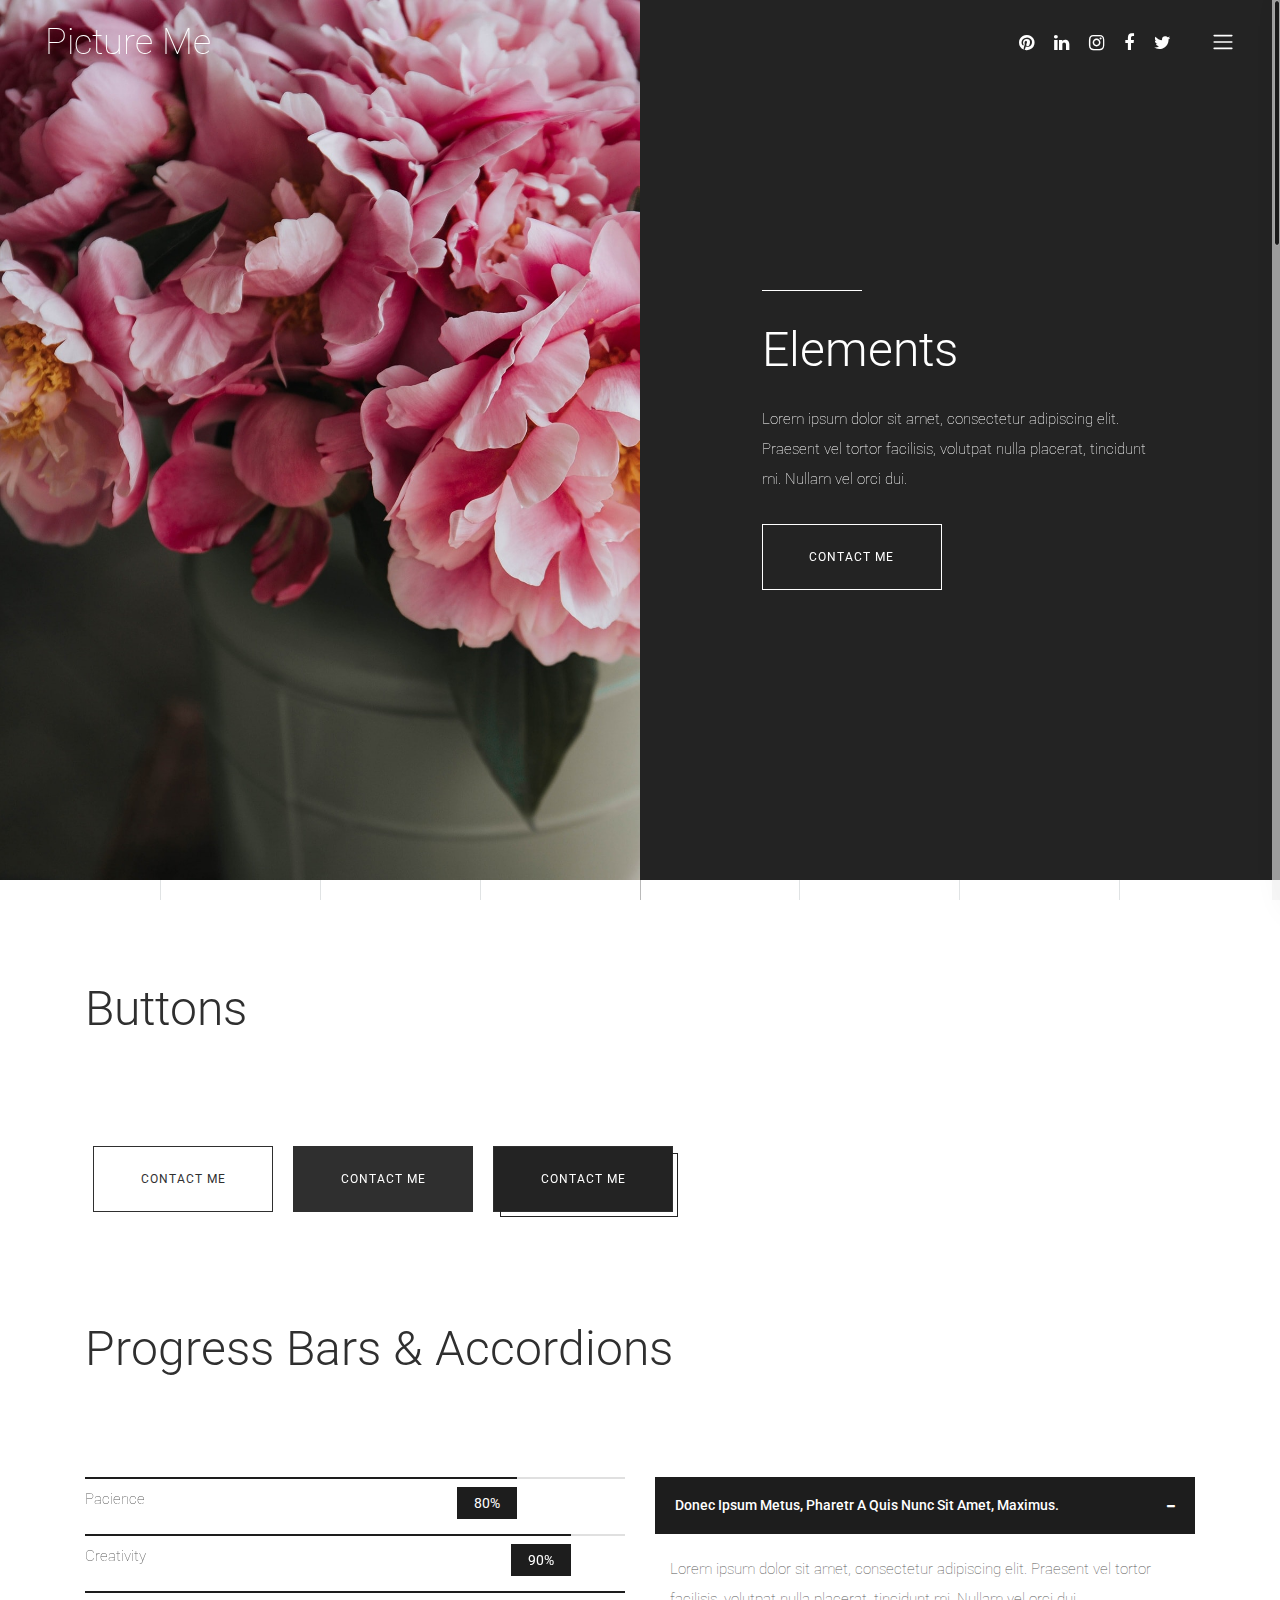
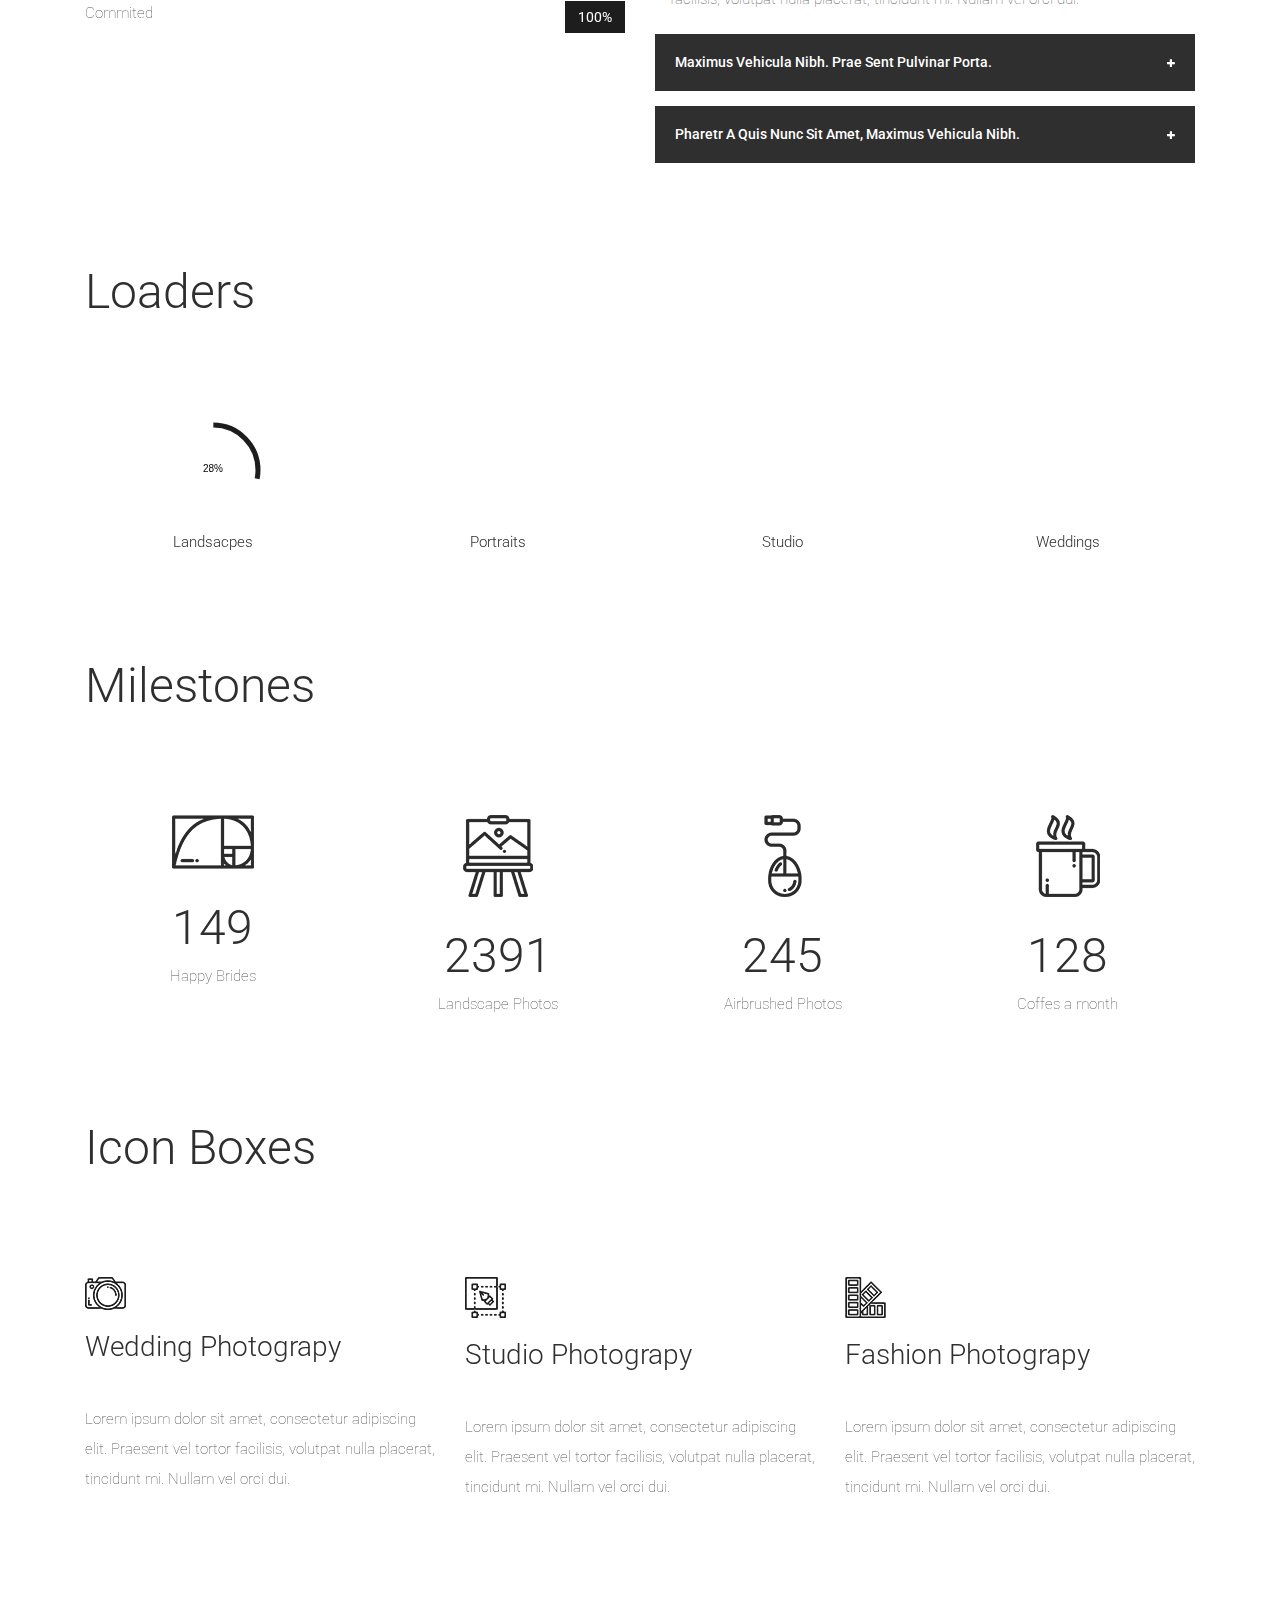
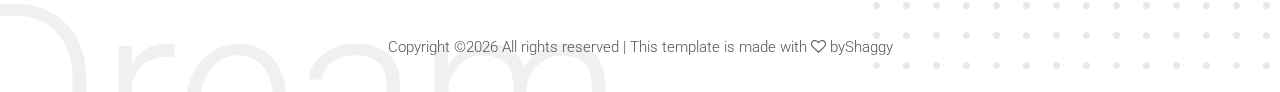
<file: elements.html>
<!DOCTYPE html>
<html lang="en">

<head>
    <meta charset="UTF-8">
    <meta name="description" content="">
    <meta http-equiv="X-UA-Compatible" content="IE=edge">
    <meta name="viewport" content="width=device-width, initial-scale=1, shrink-to-fit=no">
    <!-- The above 4 meta tags *must* come first in the head; any other head content must come *after* these tags -->

    <!-- Title  -->
    <title>Picture Me </title>

    <!-- Favicon  -->
    <link rel="icon" href="img/core-img/favicon.ico">

    <!-- Style CSS -->
    <link rel="stylesheet" href="style.css">

</head>

<body>
    <!-- Preloader Start -->
    <div id="preloader">
        <div class="preload-content">
            <div id="sonar-load"></div>
        </div>
    </div>
    <!-- Preloader End -->

    <!-- Grids -->
    <div class="grids d-flex justify-content-between">
        <div class="grid1"></div>
        <div class="grid2"></div>
        <div class="grid3"></div>
        <div class="grid4"></div>
        <div class="grid5"></div>
        <div class="grid6"></div>
        <div class="grid7"></div>
        <div class="grid8"></div>
        <div class="grid9"></div>
    </div>

    <!-- ***** Main Menu Area Start ***** -->
    <div class="mainMenu d-flex align-items-center justify-content-between">
        <!-- Close Icon -->
        <div class="closeIcon">
            <i class="ti-close" aria-hidden="true"></i>
        </div>
        <!-- Logo Area -->
        <div class="logo-area">
            <a href="index.html">Picture Me</a>
        </div>
        <!-- Nav -->
        <div class="sonarNav">
            <nav>
                <ul>
                    <li class="nav-item active">
                        <a class="nav-link" href="index.html">Home</a>
                    </li>
                    <li class="nav-item">
                        <a class="nav-link" href="about-me.html">About Me</a>
                    </li>
                    <li class="nav-item">
                        <a class="nav-link" href="services.html">Services</a>
                    </li>
                    <li class="nav-item">
                        <a class="nav-link" href="portfolio.html">Portfolio</a>
                    </li>
                    <li class="nav-item">
                        <a class="nav-link" href="blog.html">Blog</a>
                    </li>
                    <li class="nav-item">
                        <a class="nav-link" href="contact.html">Contact</a>
                    </li>
                    <li class="nav-item">
                        <a class="nav-link" href="elements.html">Elements</a>
                    </li>
                </ul>
            </nav>
        </div>
        <!-- Copwrite Text -->
        <div class="copywrite-text">
            <p>
Copyright &copy;<script>document.write(new Date().getFullYear());</script> All rights reserved | This template is made with <i class="fa fa-heart-o" aria-hidden="true"></i> byShaggy

</p>
        </div>
    </div>
    <!-- ***** Main Menu Area End ***** -->

    <!-- ***** Header Area Start ***** -->
    <header class="header-area">
        <div class="container-fluid">
            <div class="row">
                <div class="col-12">
                    <div class="menu-area d-flex justify-content-between">
                        <!-- Logo Area  -->
                        <div class="logo-area">
                            <a href="index.html">Picture Me</a>
                        </div>

                        <div class="menu-content-area d-flex align-items-center">
                            <!-- Header Social Area -->
                            <div class="header-social-area d-flex align-items-center">
                                <a href="#" data-toggle="tooltip" data-placement="bottom" title="Pinterest"><i class="fa fa-pinterest" aria-hidden="true"></i></a>
                                <a href="#" data-toggle="tooltip" data-placement="bottom" title="Linkedin"><i class="fa fa-linkedin" aria-hidden="true"></i></a>
                                <a href="#" data-toggle="tooltip" data-placement="bottom" title="Instagram"><i class="fa fa-instagram" aria-hidden="true"></i></a>
                                <a href="#" data-toggle="tooltip" data-placement="bottom" title="Facebook"><i class="fa fa-facebook" aria-hidden="true"></i></a>
                                <a href="#" data-toggle="tooltip" data-placement="bottom" title="Twitter"><i class="fa fa-twitter" aria-hidden="true"></i></a>
                            </div>
                            <!-- Menu Icon -->
                            <span class="navbar-toggler-icon" id="menuIcon"></span>
                        </div>
                    </div>
                </div>
            </div>
        </div>
    </header>
    <!-- ***** Header Area End ***** -->

    <!-- ***** Hero Area Start ***** -->
    <div class="hero-area d-flex align-items-center">
        <!-- Hero Thumbnail -->
        <div class="hero-thumbnail equalize bg-img" style="background-image: url(img/bg-img/elements.jpg);"></div>
        
        <!-- Hero Content -->
        <div class="hero-content equalize">
            <div class="container-fluid h-100">
                <div class="row h-100 align-items-center justify-content-center">
                    <div class="col-12 col-md-8">
                        <div class="line"></div>
                        <h2>Elements</h2>
                        <p>Lorem ipsum dolor sit amet, consectetur adipiscing elit. Praesent vel tortor facilisis, volutpat nulla placerat, tincidunt mi. Nullam vel orci dui.</p>
                        <a href="#" class="btn sonar-btn white-btn">contact me</a>
                    </div>
                </div>
            </div>
        </div>
    </div>
    <!-- ***** Hero Area End ***** -->

    <!-- ***** Elements Area Start ***** -->
    <section class="elements-area section-padding-100-0">
        <div class="container">

            <!-- ***** Buttons ***** -->
            <div class="row mb-100">
                <div class="col-12">
                    <div class="elements-title">
                        <h2>Buttons</h2>
                    </div>
                    <!-- Button -->
                    <div class="sonar-buttons-area">
                        <a href="#" class="btn sonar-btn m-2">Contact Me</a>
                        <a href="#" class="btn sonar-btn btn-2 m-2">Contact Me</a>
                        <a href="#" class="btn sonar-btn btn-3 m-2">Contact Me</a>
                    </div>
                </div>
            </div>


            <!-- ***** Progress Bars & Accordions ***** -->
            <div class="row">
                <div class="col-12">
                    <div class="elements-title">
                        <h2>Progress Bars &amp; Accordions</h2>
                    </div>

                    <div class="row">
                        <div class="col-12 col-md-6">
                            <!-- Progress Bar Content Area -->
                            <div class="services-progress-bar mb-100">
                                <!-- Single Progress Bar -->
                                <div class="single_progress_bar">
                                    <div id="bar1" class="barfiller">
                                        <div class="tipWrap">
                                            <span class="tip"></span>
                                        </div>
                                        <span class="fill" data-percentage="80"></span>
                                    </div>
                                    <p>Pacience</p>
                                </div>
                                <!-- Single Progress Bar -->
                                <div class="single_progress_bar">
                                    <div id="bar2" class="barfiller">
                                        <div class="tipWrap">
                                            <span class="tip"></span>
                                        </div>
                                        <span class="fill" data-percentage="90"></span>
                                    </div>
                                    <p>Creativity</p>
                                </div>
                                <!-- Single Progress Bar -->
                                <div class="single_progress_bar">
                                    <div id="bar3" class="barfiller">
                                        <div class="tipWrap">
                                            <span class="tip"></span>
                                        </div>
                                        <span class="fill" data-percentage="100"></span>
                                    </div>
                                    <p>Commited</p>
                                </div>
                            </div>
                        </div>

                        <div class="col-12 col-md-6">
                            <div class="accordions mb-100" id="accordion" role="tablist" aria-multiselectable="true">
                                <!-- single accordian area -->
                                <div class="panel single-accordion">
                                    <h6><a role="button" class="" aria-expanded="true" aria-controls="collapseOne" data-toggle="collapse" data-parent="#accordion" href="#collapseOne">Donec ipsum metus, pharetr a quis nunc sit amet, maximus.
                                    <span class="accor-open"><i class="fa fa-plus" aria-hidden="true"></i></span>
                                    <span class="accor-close"><i class="fa fa-minus" aria-hidden="true"></i></span>
                                    </a></h6>
                                    <div id="collapseOne" class="accordion-content collapse show">
                                        <p>Lorem ipsum dolor sit amet, consectetur adipiscing elit. Praesent vel tortor facilisis, volutpat nulla placerat, tincidunt mi. Nullam vel orci dui.</p>
                                    </div>
                                </div>
                                <!-- single accordian area -->
                                <div class="panel single-accordion">
                                    <h6>
                                        <a role="button" class="collapsed" aria-expanded="true" aria-controls="collapseTwo" data-parent="#accordion" data-toggle="collapse" href="#collapseTwo">Maximus vehicula nibh. Prae sent pulvinar porta.
                                        <span class="accor-open"><i class="fa fa-plus" aria-hidden="true"></i></span>
                                        <span class="accor-close"><i class="fa fa-minus" aria-hidden="true"></i></span>
                                        </a>
                                    </h6>
                                    <div id="collapseTwo" class="accordion-content collapse">
                                        <p>Lorem ipsum dolor sit amet, consectetur adipiscing elit. Praesent vel tortor facilisis, volutpat nulla placerat, tincidunt mi. Nullam vel orci dui.</p>
                                    </div>
                                </div>
                                <!-- single accordian area -->
                                <div class="panel single-accordion">
                                    <h6>
                                        <a role="button" aria-expanded="true" aria-controls="collapseThree" class="collapsed" data-parent="#accordion" data-toggle="collapse" href="#collapseThree">Pharetr a quis nunc sit amet, maximus vehicula nibh.
                                        <span class="accor-open"><i class="fa fa-plus" aria-hidden="true"></i></span>
                                        <span class="accor-close"><i class="fa fa-minus" aria-hidden="true"></i></span>
                                    </a>
                                    </h6>
                                    <div id="collapseThree" class="accordion-content collapse">
                                        <p>Lorem ipsum dolor sit amet, consectetur adipiscing elit. Praesent vel tortor facilisis, volutpat nulla placerat, tincidunt mi. Nullam vel orci dui.</p>
                                    </div>
                                </div>
                            </div>
                        </div>
                    </div>
                </div>
            </div>

            <!-- ***** Loaders ***** -->
            <div class="row">
                <div class="col-12">
                    <div class="elements-title">
                        <h2>Loaders</h2>
                    </div>

                    <div class="our-skills-area text-center">
                        <div class="row">
                            <div class="col-12 col-sm-6 col-md-3">
                                <div class="single-pie-bar mb-100" data-percent="90">
                                    <canvas class="bar-circle" width="100" height="100"></canvas>
                                    <p>Landsacpes</p>
                                </div>
                            </div>
                            <div class="col-12 col-sm-6 col-md-3">
                                <div class="single-pie-bar mb-100" data-percent="65">
                                    <canvas class="bar-circle" width="100" height="100"></canvas>
                                    <p>Portraits</p>
                                </div>
                            </div>
                            <div class="col-12 col-sm-6 col-md-3">
                                <div class="single-pie-bar mb-100" data-percent="25">
                                    <canvas class="bar-circle" width="100" height="100"></canvas>
                                    <p>Studio</p>
                                </div>
                            </div>
                            <div class="col-12 col-sm-6 col-md-3">
                                <div class="single-pie-bar mb-100" data-percent="69">
                                    <canvas class="bar-circle" width="100" height="100"></canvas>
                                    <p>Weddings</p>
                                </div>
                            </div>
                        </div>
                    </div>

                </div>
            </div>

            <!-- ***** Milestones ***** -->
            <div class="row">
                <div class="col-12">
                    <div class="elements-title">
                        <h2>Milestones</h2>
                    </div>
                </div>

                <!-- Single Cool Fact-->
                <div class="col-12 col-sm-6 col-lg-3">
                    <div class="single-cool-fact-area text-center mb-100">
                        <img src="img/core-img/golden-ratio.png" alt="">
                        <h2><span class="counter">149</span></h2>
                        <p>Happy Brides</p>
                    </div>
                </div>
                <!-- Single Cool Fact-->
                <div class="col-12 col-sm-6 col-lg-3">
                    <div class="single-cool-fact-area text-center mb-100">
                        <img src="img/core-img/canvas.png" alt="">
                        <h2><span class="counter">2391</span></h2>
                        <p>Landscape Photos</p>
                    </div>
                </div>
                <!-- Single Cool Fact-->
                <div class="col-12 col-sm-6 col-lg-3">
                    <div class="single-cool-fact-area text-center mb-100">
                        <img src="img/core-img/mouse.png" alt="">
                        <h2><span class="counter">245</span></h2>
                        <p>Airbrushed Photos</p>
                    </div>
                </div>
                <!-- Single Cool Fact-->
                <div class="col-12 col-sm-6 col-lg-3">
                    <div class="single-cool-fact-area text-center mb-100">
                        <img src="img/core-img/coffee.png" alt="">
                        <h2><span class="counter">128</span></h2>
                        <p>Coffes a month</p>
                    </div>
                </div>
            </div>

            <!-- ***** Icon Boxes ***** -->
            <div class="row mb-50">
                <div class="col-12">
                    <div class="elements-title">
                        <h2>Icon boxes</h2>
                    </div>
                </div>

                <!-- Single Services Area -->
                <div class="col-12 col-md-4">
                    <div class="single-services-area">
                        <img src="img/core-img/camera.png" alt="">
                        <h4>Wedding Photograpy</h4>
                        <p>Lorem ipsum dolor sit amet, consectetur adipiscing elit. Praesent vel tortor facilisis, volutpat nulla placerat, tincidunt mi. Nullam vel orci dui.</p>
                    </div>
                </div>
                <!-- Single Services Area -->
                <div class="col-12 col-md-4">
                    <div class="single-services-area">
                        <img src="img/core-img/vector.png" alt="">
                        <h4>Studio Photograpy</h4>
                        <p>Lorem ipsum dolor sit amet, consectetur adipiscing elit. Praesent vel tortor facilisis, volutpat nulla placerat, tincidunt mi. Nullam vel orci dui.</p>
                    </div>
                </div>
                <!-- Single Services Area -->
                <div class="col-12 col-md-4">
                    <div class="single-services-area">
                        <img src="img/core-img/pantone.png" alt="">
                        <h4>Fashion Photograpy</h4>
                        <p>Lorem ipsum dolor sit amet, consectetur adipiscing elit. Praesent vel tortor facilisis, volutpat nulla placerat, tincidunt mi. Nullam vel orci dui.</p>
                    </div>
                </div>
            </div>

        </div>
    </section>
    <!-- ***** Elements Area End ***** -->

    <!-- ***** Footer Area Start ***** -->
    <footer class="footer-area">
        <!-- back end content -->
        <div class="backEnd-content">
            <img class="dots" src="img/core-img/dots.png" alt="">
            <h2>Dream</h2>
        </div>

        <div class="container">
            <div class="row">
                <div class="col-12">
                    <!-- Copywrite Text -->
                    <div class="copywrite-text">
                        <p>
Copyright &copy;<script>document.write(new Date().getFullYear());</script> All rights reserved | This template is made with <i class="fa fa-heart-o" aria-hidden="true"></i> byShaggy

</p>
                    </div>
                </div>
            </div>
        </div>
    </footer>
    <!-- ***** Footer Area End ***** -->

    <!-- jQuery (Necessary for All JavaScript Plugins) -->
    <script src="js/jquery/jquery-2.2.4.min.js"></script>
    <!-- Popper js -->
    <script src="js/popper.min.js"></script>
    <!-- Bootstrap js -->
    <script src="js/bootstrap.min.js"></script>
    <!-- Plugins js -->
    <script src="js/plugins.js"></script>
    <!-- Active js -->
    <script src="js/active.js"></script>

</body>

</html>
</file>
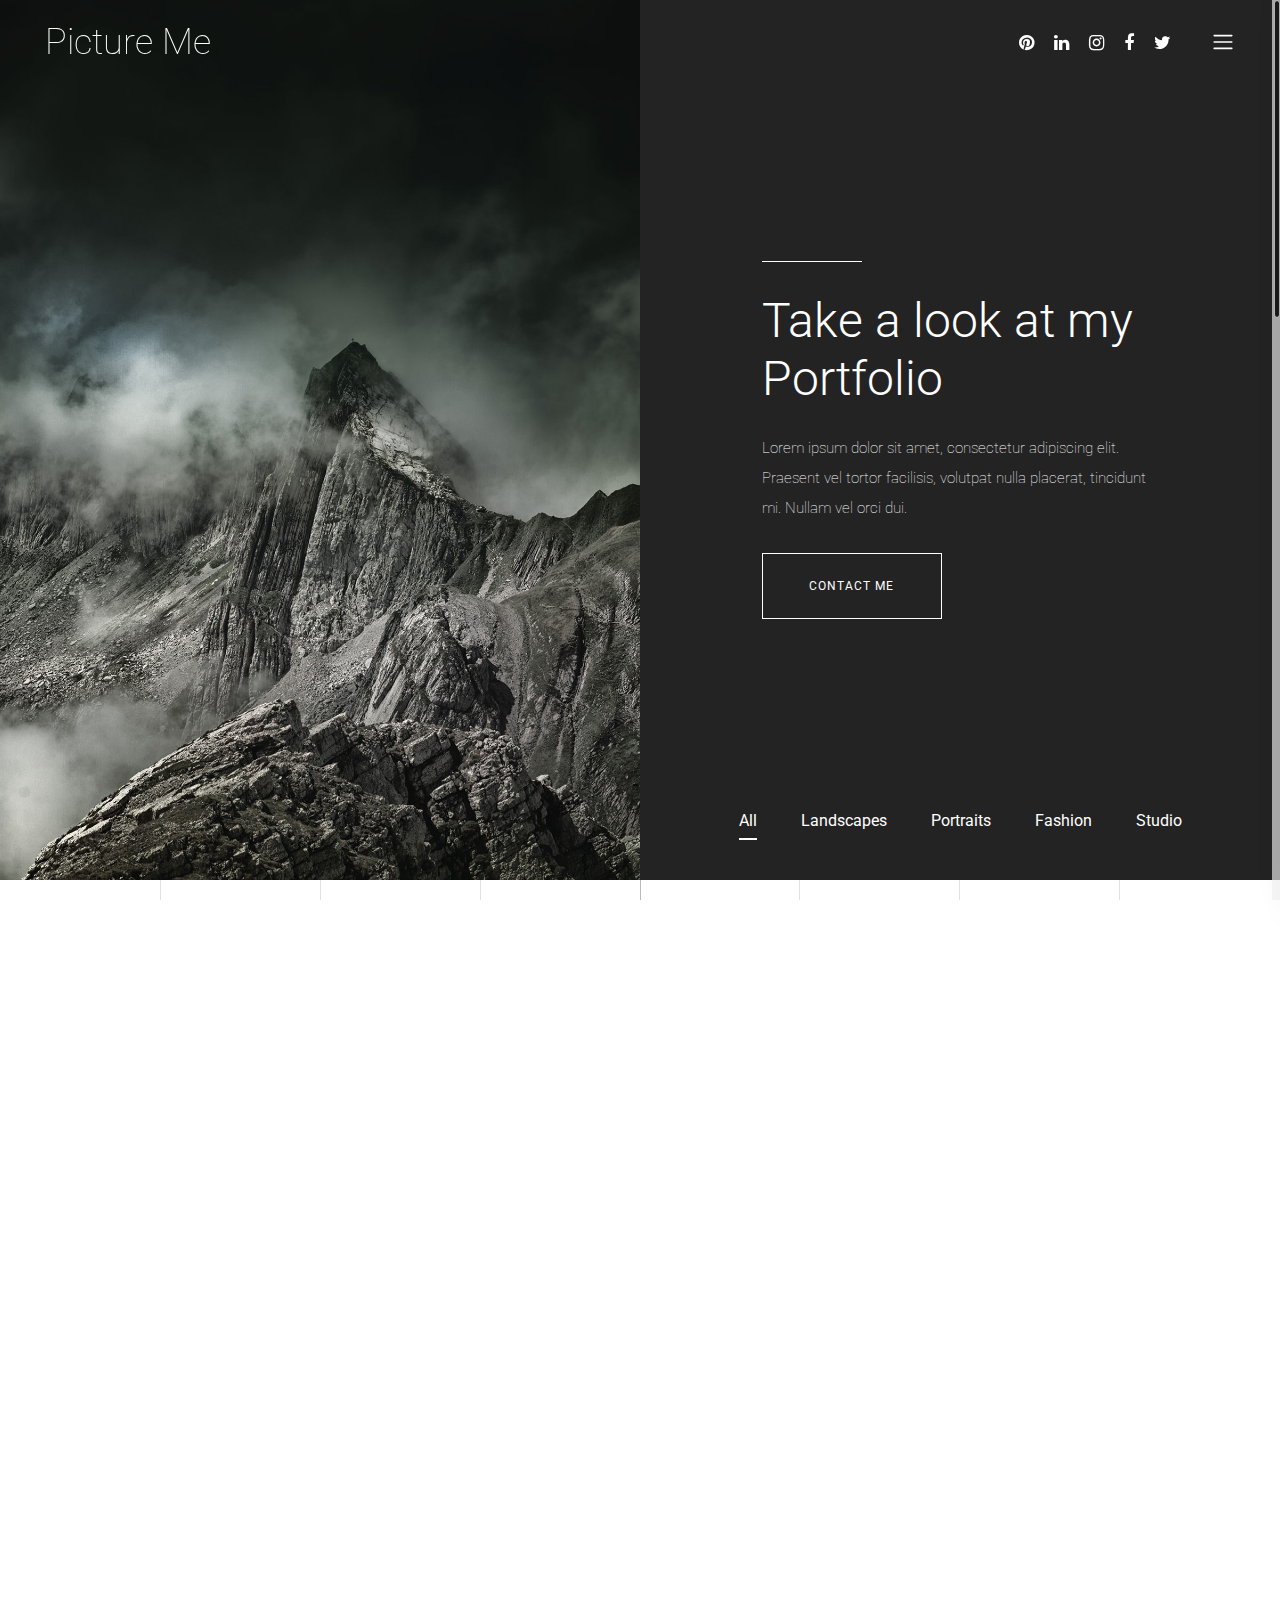
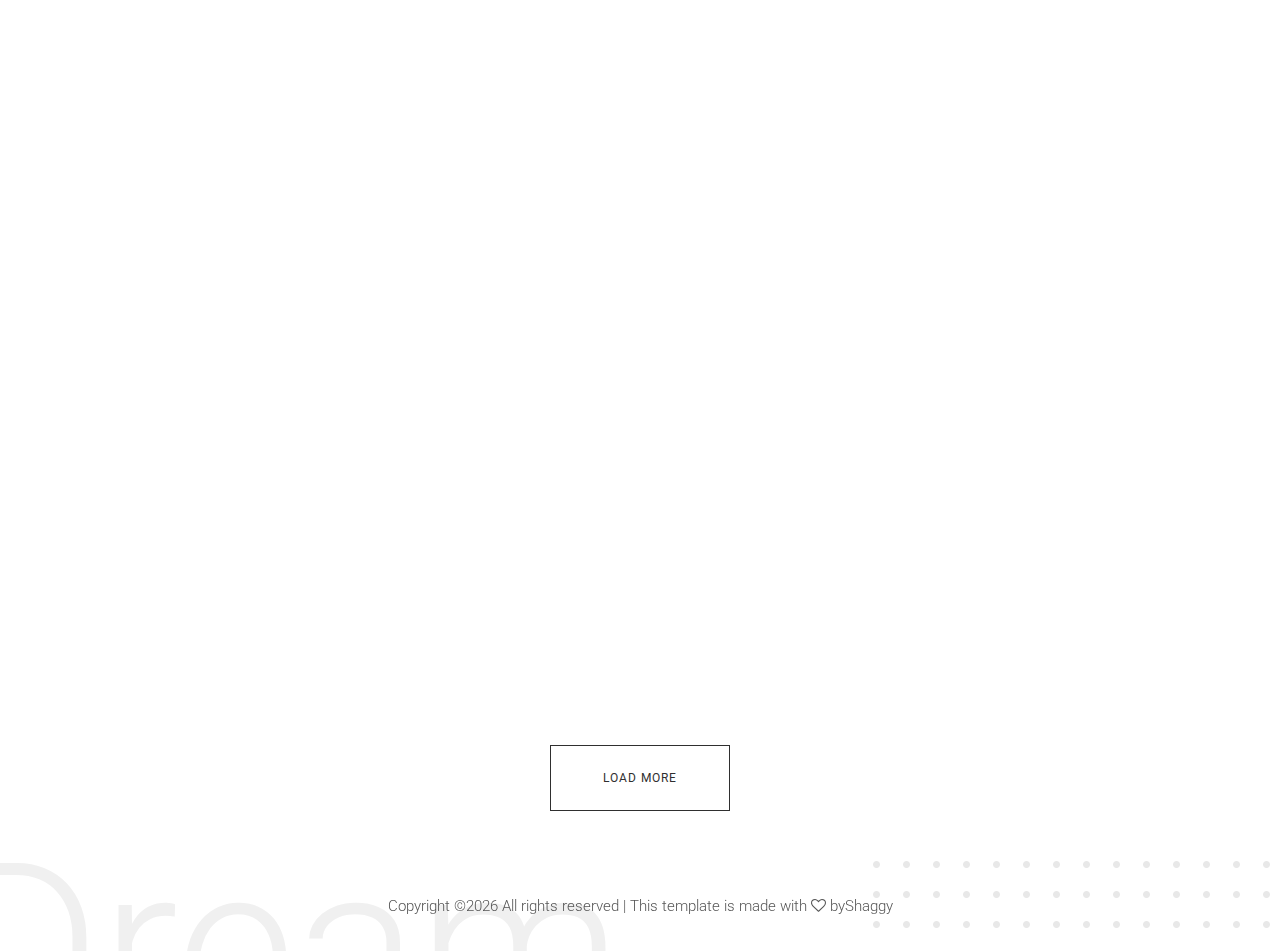
<file: portfolio.html>
<!DOCTYPE html>
<html lang="en">

<head>
    <meta charset="UTF-8">
    <meta name="description" content="">
    <meta http-equiv="X-UA-Compatible" content="IE=edge">
    <meta name="viewport" content="width=device-width, initial-scale=1, shrink-to-fit=no">
    <!-- The above 4 meta tags *must* come first in the head; any other head content must come *after* these tags -->

    <!-- Title  -->
    <title>Picture Me </title>

    <!-- Favicon  -->
    <link rel="icon" href="img/core-img/favicon.ico">

    <!-- Style CSS -->
    <link rel="stylesheet" href="style.css">

</head>

<body>
    <!-- Preloader Start -->
    <div id="preloader">
        <div class="preload-content">
            <div id="sonar-load"></div>
        </div>
    </div>
    <!-- Preloader End -->

    <!-- Grids -->
    <div class="grids d-flex justify-content-between">
        <div class="grid1"></div>
        <div class="grid2"></div>
        <div class="grid3"></div>
        <div class="grid4"></div>
        <div class="grid5"></div>
        <div class="grid6"></div>
        <div class="grid7"></div>
        <div class="grid8"></div>
        <div class="grid9"></div>
    </div>

    <!-- ***** Main Menu Area Start ***** -->
    <div class="mainMenu d-flex align-items-center justify-content-between">
        <!-- Close Icon -->
        <div class="closeIcon">
            <i class="ti-close" aria-hidden="true"></i>
        </div>
        <!-- Logo Area -->
        <div class="logo-area">
            <a href="index.html">Picture Me</a>
        </div>
        <!-- Nav -->
        <div class="sonarNav">
            <nav>
                <ul>
                    <li class="nav-item active">
                        <a class="nav-link" href="index.html">Home</a>
                    </li>
                    <li class="nav-item">
                        <a class="nav-link" href="about-me.html">About Me</a>
                    </li>
                    <li class="nav-item">
                        <a class="nav-link" href="services.html">Services</a>
                    </li>
                    <li class="nav-item">
                        <a class="nav-link" href="portfolio.html">Portfolio</a>
                    </li>
                    <li class="nav-item">
                        <a class="nav-link" href="blog.html">Blog</a>
                    </li>
                    <li class="nav-item">
                        <a class="nav-link" href="contact.html">Contact</a>
                    </li>
                    <li class="nav-item">
                        <a class="nav-link" href="elements.html">Elements</a>
                    </li>
                </ul>
            </nav>
        </div>
        <!-- Copwrite Text -->
        <div class="copywrite-text">
            <p>
Copyright &copy;<script>document.write(new Date().getFullYear());</script> All rights reserved | This template is made with <i class="fa fa-heart-o" aria-hidden="true"></i> byShaggy

</p>
        </div>
    </div>
    <!-- ***** Main Menu Area End ***** -->

    <!-- ***** Header Area Start ***** -->
    <header class="header-area">
        <div class="container-fluid">
            <div class="row">
                <div class="col-12">
                    <div class="menu-area d-flex justify-content-between">
                        <!-- Logo Area  -->
                        <div class="logo-area">
                            <a href="index.html">Picture Me</a>
                        </div>

                        <div class="menu-content-area d-flex align-items-center">
                            <!-- Header Social Area -->
                            <div class="header-social-area d-flex align-items-center">
                                <a href="#" data-toggle="tooltip" data-placement="bottom" title="Pinterest"><i class="fa fa-pinterest" aria-hidden="true"></i></a>
                                <a href="#" data-toggle="tooltip" data-placement="bottom" title="Linkedin"><i class="fa fa-linkedin" aria-hidden="true"></i></a>
                                <a href="#" data-toggle="tooltip" data-placement="bottom" title="Instagram"><i class="fa fa-instagram" aria-hidden="true"></i></a>
                                <a href="#" data-toggle="tooltip" data-placement="bottom" title="Facebook"><i class="fa fa-facebook" aria-hidden="true"></i></a>
                                <a href="#" data-toggle="tooltip" data-placement="bottom" title="Twitter"><i class="fa fa-twitter" aria-hidden="true"></i></a>
                            </div>
                            <!-- Menu Icon -->
                            <span class="navbar-toggler-icon" id="menuIcon"></span>
                        </div>
                    </div>
                </div>
            </div>
        </div>
    </header>
    <!-- ***** Header Area End ***** -->

    <!-- ***** Hero Area Start ***** -->
    <div class="hero-area d-flex align-items-center">
        <!-- Hero Thumbnail -->
        <div class="hero-thumbnail equalize bg-img" style="background-image: url(img/bg-img/portfolio.jpg);"></div>
        
        <!-- Hero Content -->
        <div class="hero-content equalize">
            <div class="container-fluid h-100">
                <div class="row h-100 align-items-center justify-content-center">
                    <div class="col-12 col-md-8">
                        <div class="line"></div>
                        <h2>Take a look at my Portfolio</h2>
                        <p>Lorem ipsum dolor sit amet, consectetur adipiscing elit. Praesent vel tortor facilisis, volutpat nulla placerat, tincidunt mi. Nullam vel orci dui.</p>
                        <a href="#" class="btn sonar-btn white-btn">contact me</a>
                    </div>
                </div>
            </div>
        </div>

        <!-- Portfolio Menu -->
        <div class="sonar-portfolio-menu">
            <div class="text-center portfolio-menu">
                <button class="btn active" data-filter="*">All</button>
                <button class="btn" data-filter=".landscapes">Landscapes</button>
                <button class="btn" data-filter=".portraits">Portraits</button>
                <button class="btn" data-filter=".fashion">Fashion</button>
                <button class="btn" data-filter=".studio">Studio</button>
            </div>
        </div>
    </div>
    <!-- ***** Hero Area End ***** -->

    <!-- ****** Gallery Area Start ****** -->
    <section class="sonar-projects-area" id="projects">
        <div class="container-fluid">
            <div class="row sonar-portfolio">

                <!-- Single gallery Item -->
                <div class="col-12 col-sm-6 col-lg-3 single_gallery_item landscapes studio wow fadeInUpBig" data-wow-delay="300ms">
                    <a class="gallery-img" href="img/portfolio-img/1.jpg"><img src="img/portfolio-img/1.jpg" alt=""></a>
                    <!-- Gallery Content -->
                    <div class="gallery-content">
                        <h4>Mountains in the mist</h4>
                        <p>Landscapes</p>
                    </div>
                </div>

                <!-- Single gallery Item -->
                <div class="col-12 col-sm-6 col-lg-3 single_gallery_item portraits fashion wow fadeInUpBig" data-wow-delay="500ms">
                    <a class="gallery-img" href="img/portfolio-img/2.jpg"><img src="img/portfolio-img/2.jpg" alt=""></a>
                    <!-- Gallery Content -->
                    <div class="gallery-content">
                        <h4>A beautifull encounter</h4>
                        <p>Portrait</p>
                    </div>
                </div>

                <!-- Single gallery Item -->
                <div class="col-12 col-sm-6 col-lg-3 single_gallery_item landscapes studio wow fadeInUpBig" data-wow-delay="700ms">
                    <a class="gallery-img" href="img/portfolio-img/3.jpg"><img src="img/portfolio-img/3.jpg" alt=""></a>
                    <!-- Gallery Content -->
                    <div class="gallery-content">
                        <h4>Mountains in the mist</h4>
                        <p>Landscapes</p>
                    </div>
                </div>

                <!-- Single gallery Item -->
                <div class="col-12 col-sm-6 col-lg-3 single_gallery_item portraits studio wow fadeInUpBig" data-wow-delay="900ms">
                    <a class="gallery-img" href="img/portfolio-img/4.jpg"><img src="img/portfolio-img/4.jpg" alt=""></a>
                    <!-- Gallery Content -->
                    <div class="gallery-content">
                        <h4>A beautifull encounter</h4>
                        <p>Portrait</p>
                    </div>
                </div>

                <!-- Single gallery Item -->
                <div class="col-12 col-sm-6 col-lg-3 single_gallery_item landscapes fashion wow fadeInUpBig" data-wow-delay="300ms">
                    <a class="gallery-img" href="img/portfolio-img/5.jpg"><img src="img/portfolio-img/5.jpg" alt=""></a>
                    <!-- Gallery Content -->
                    <div class="gallery-content">
                        <h4>Mountains in the mist</h4>
                        <p>Landscapes</p>
                    </div>
                </div>

                <!-- Single gallery Item -->
                <div class="col-12 col-sm-6 col-lg-3 single_gallery_item portraits fashion wow fadeInUpBig" data-wow-delay="500ms">
                    <a class="gallery-img" href="img/portfolio-img/6.jpg"><img src="img/portfolio-img/6.jpg" alt=""></a>
                    <!-- Gallery Content -->
                    <div class="gallery-content">
                        <h4>A beautifull encounter</h4>
                        <p>Portrait</p>
                    </div>
                </div>

                <!-- Single gallery Item -->
                <div class="col-12 col-sm-6 col-lg-3 single_gallery_item landscapes fashion wow fadeInUpBig" data-wow-delay="700ms">
                    <a class="gallery-img" href="img/portfolio-img/7.jpg"><img src="img/portfolio-img/7.jpg" alt=""></a>
                    <!-- Gallery Content -->
                    <div class="gallery-content">
                        <h4>Mountains in the mist</h4>
                        <p>Landscapes</p>
                    </div>
                </div>

                <!-- Single gallery Item -->
                <div class="col-12 col-sm-6 col-lg-3 single_gallery_item portraits studio wow fadeInUpBig" data-wow-delay="900ms">
                    <a class="gallery-img" href="img/portfolio-img/8.jpg"><img src="img/portfolio-img/8.jpg" alt=""></a>
                    <!-- Gallery Content -->
                    <div class="gallery-content">
                        <h4>A beautifull encounter</h4>
                        <p>Portrait</p>
                    </div>
                </div>

                <!-- Single gallery Item -->
                <div class="col-12 col-sm-6 col-lg-3 single_gallery_item landscapes studio wow fadeInUpBig" data-wow-delay="300ms">
                    <a class="gallery-img" href="img/portfolio-img/9.jpg"><img src="img/portfolio-img/9.jpg" alt=""></a>
                    <!-- Gallery Content -->
                    <div class="gallery-content">
                        <h4>Mountains in the mist</h4>
                        <p>Landscapes</p>
                    </div>
                </div>

                <!-- Single gallery Item -->
                <div class="col-12 col-sm-6 col-lg-3 single_gallery_item portraits wow fadeInUpBig" data-wow-delay="500ms">
                    <a class="gallery-img" href="img/portfolio-img/10.jpg"><img src="img/portfolio-img/10.jpg" alt=""></a>
                    <!-- Gallery Content -->
                    <div class="gallery-content">
                        <h4>A beautifull encounter</h4>
                        <p>Portrait</p>
                    </div>
                </div>

                <!-- Single gallery Item -->
                <div class="col-12 col-sm-6 col-lg-3 single_gallery_item landscapes wow fadeInUpBig" data-wow-delay="700ms">
                    <a class="gallery-img" href="img/portfolio-img/11.jpg"><img src="img/portfolio-img/11.jpg" alt=""></a>
                    <!-- Gallery Content -->
                    <div class="gallery-content">
                        <h4>Mountains in the mist</h4>
                        <p>Landscapes</p>
                    </div>
                </div>

                <!-- Single gallery Item -->
                <div class="col-12 col-sm-6 col-lg-3 single_gallery_item portraits wow fadeInUpBig" data-wow-delay="900ms">
                    <a class="gallery-img" href="img/portfolio-img/12.jpg"><img src="img/portfolio-img/12.jpg" alt=""></a>
                    <!-- Gallery Content -->
                    <div class="gallery-content">
                        <h4>A beautifull encounter</h4>
                        <p>Portrait</p>
                    </div>
                </div>
            </div>

            <div class="row">
                <div class="col-12 text-center">
                    <a href="#" class="btn sonar-btn">Load More</a>
                </div>
            </div>
        </div>
    </section>
    <!-- ****** Gallery Area End ****** -->

    <!-- ***** Footer Area Start ***** -->
    <footer class="footer-area">
        <!-- back end content -->
        <div class="backEnd-content">
            <img class="dots" src="img/core-img/dots.png" alt="">
            <h2>Dream</h2>
        </div>
        
        <div class="container">
            <div class="row">
                <div class="col-12">
                    <!-- Copywrite Text -->
                    <div class="copywrite-text">
                        <p>
Copyright &copy;<script>document.write(new Date().getFullYear());</script> All rights reserved | This template is made with <i class="fa fa-heart-o" aria-hidden="true"></i> byShaggy

</p>
                    </div>
                </div>
            </div>
        </div>
    </footer>
    <!-- ***** Footer Area End ***** -->

    <!-- jQuery (Necessary for All JavaScript Plugins) -->
    <script src="js/jquery/jquery-2.2.4.min.js"></script>
    <!-- Popper js -->
    <script src="js/popper.min.js"></script>
    <!-- Bootstrap js -->
    <script src="js/bootstrap.min.js"></script>
    <!-- Plugins js -->
    <script src="js/plugins.js"></script>
    <!-- Active js -->
    <script src="js/active.js"></script>

</body>

</html>
</file>
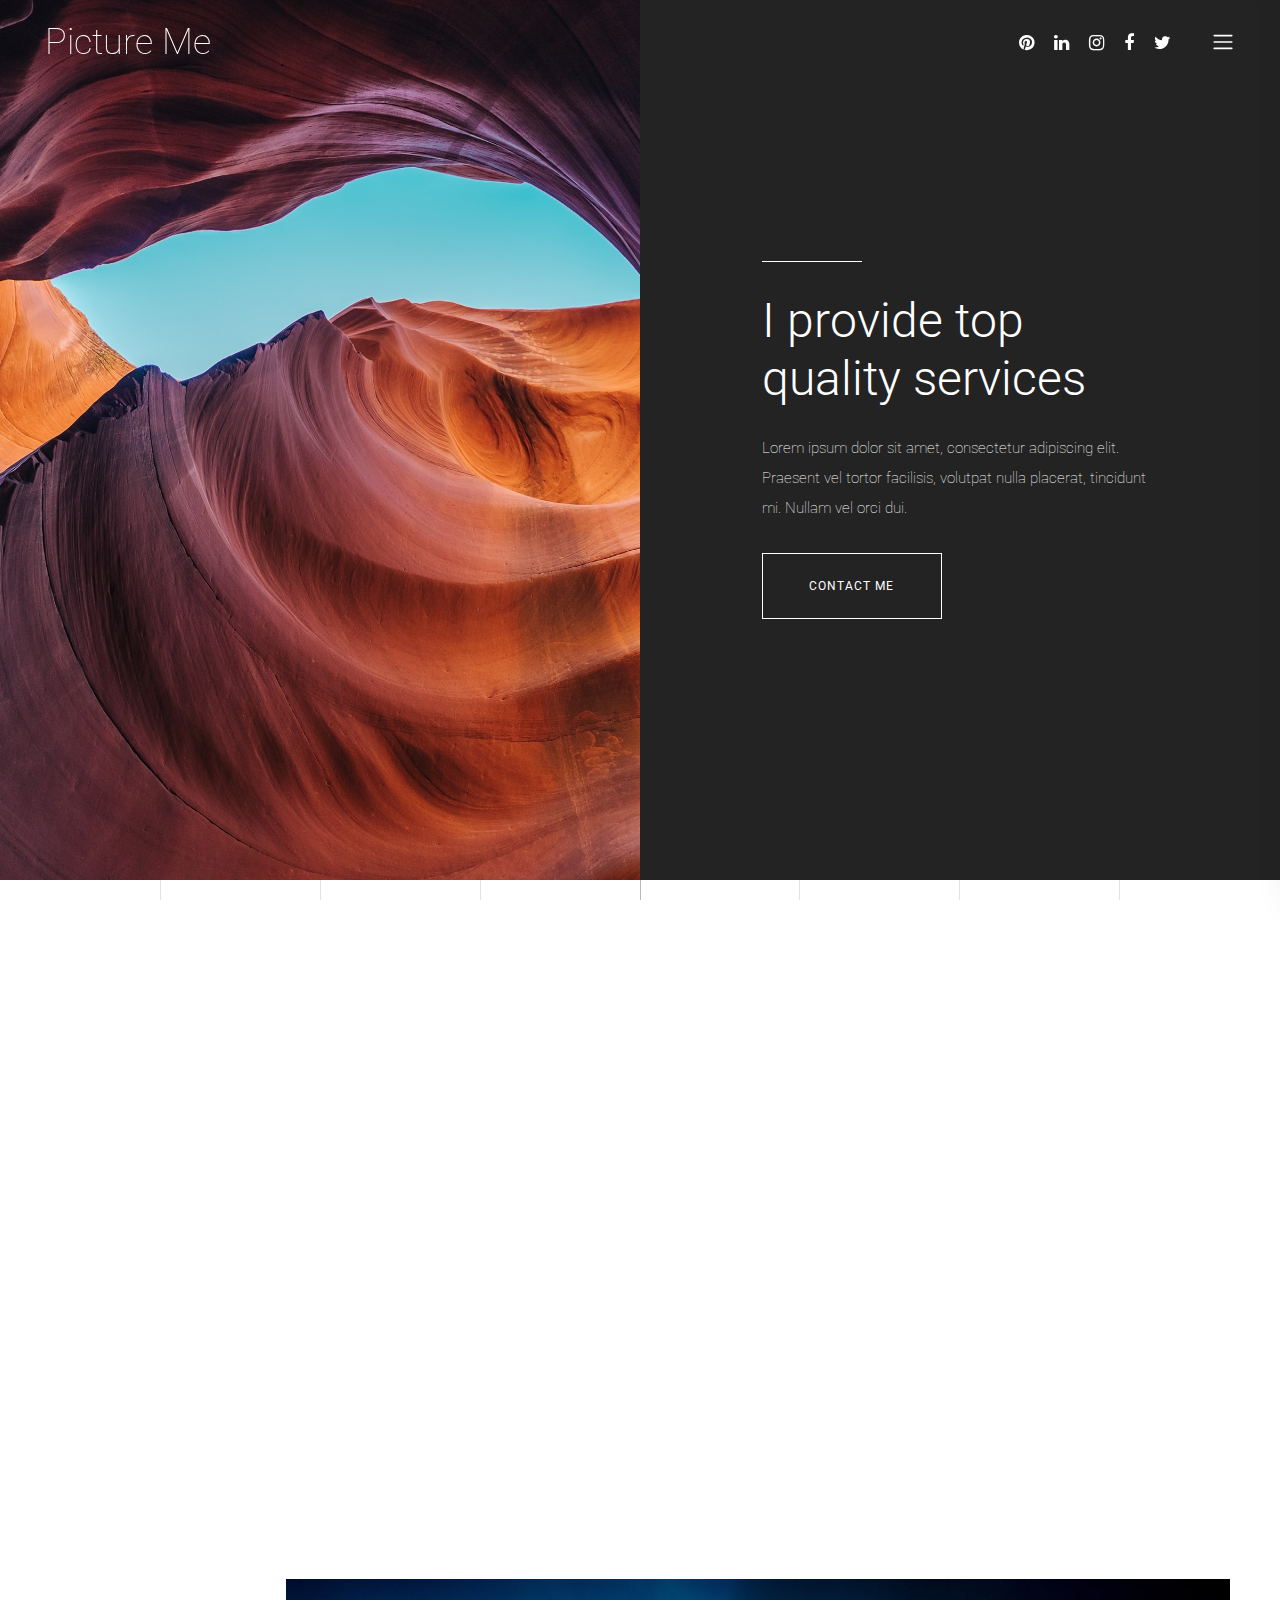
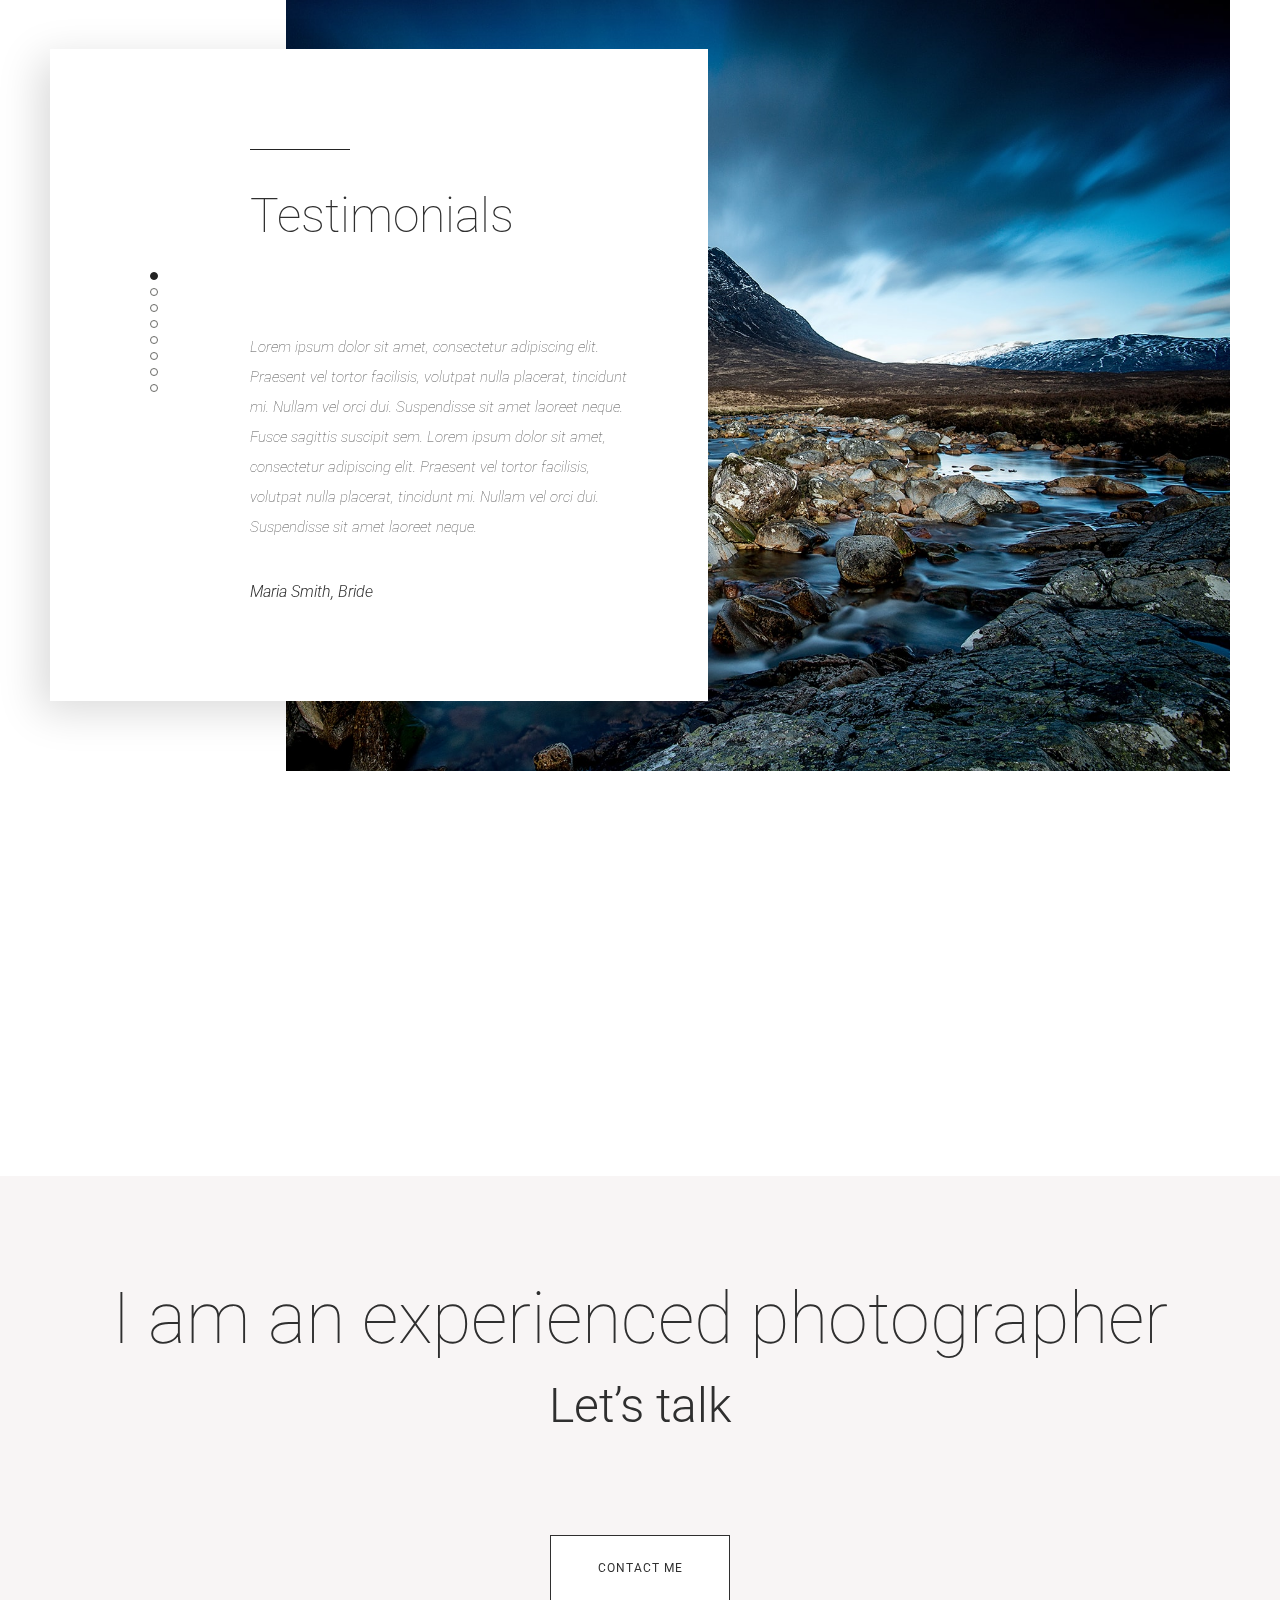
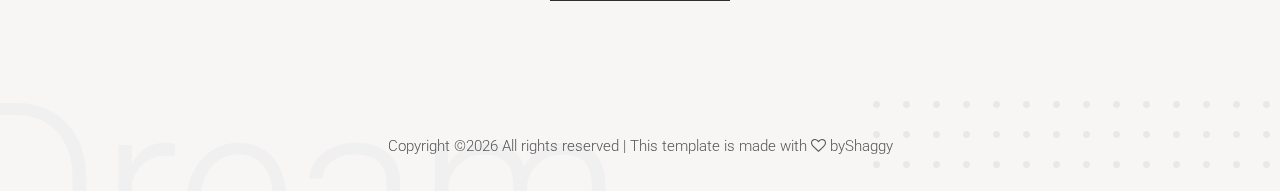
<file: services.html>
<!DOCTYPE html>
<html lang="en">

<head>
    <meta charset="UTF-8">
    <meta name="description" content="">
    <meta http-equiv="X-UA-Compatible" content="IE=edge">
    <meta name="viewport" content="width=device-width, initial-scale=1, shrink-to-fit=no">
    <!-- The above 4 meta tags *must* come first in the head; any other head content must come *after* these tags -->

    <!-- Title  -->
    <title>Picture Me </title>

    <!-- Favicon  -->
    <link rel="icon" href="img/core-img/favicon.ico">

    <!-- Style CSS -->
    <link rel="stylesheet" href="style.css">

</head>

<body>
    <!-- Preloader Start -->
    <div id="preloader">
        <div class="preload-content">
            <div id="sonar-load"></div>
        </div>
    </div>
    <!-- Preloader End -->

    <!-- Grids -->
    <div class="grids d-flex justify-content-between">
        <div class="grid1"></div>
        <div class="grid2"></div>
        <div class="grid3"></div>
        <div class="grid4"></div>
        <div class="grid5"></div>
        <div class="grid6"></div>
        <div class="grid7"></div>
        <div class="grid8"></div>
        <div class="grid9"></div>
    </div>

    <!-- ***** Main Menu Area Start ***** -->
    <div class="mainMenu d-flex align-items-center justify-content-between">
        <!-- Close Icon -->
        <div class="closeIcon">
            <i class="ti-close" aria-hidden="true"></i>
        </div>
        <!-- Logo Area -->
        <div class="logo-area">
            <a href="index.html">Picture Me</a>
        </div>
        <!-- Nav -->
        <div class="sonarNav">
            <nav>
                <ul>
                    <li class="nav-item active">
                        <a class="nav-link" href="index.html">Home</a>
                    </li>
                    <li class="nav-item">
                        <a class="nav-link" href="about-me.html">About Me</a>
                    </li>
                    <li class="nav-item">
                        <a class="nav-link" href="services.html">Services</a>
                    </li>
                    <li class="nav-item">
                        <a class="nav-link" href="portfolio.html">Portfolio</a>
                    </li>
                    <li class="nav-item">
                        <a class="nav-link" href="blog.html">Blog</a>
                    </li>
                    <li class="nav-item">
                        <a class="nav-link" href="contact.html">Contact</a>
                    </li>
                    <li class="nav-item">
                        <a class="nav-link" href="elements.html">Elements</a>
                    </li>
                </ul>
            </nav>
        </div>
        <!-- Copwrite Text -->
        <div class="copywrite-text">
            <p>
Copyright &copy;<script>document.write(new Date().getFullYear());</script> All rights reserved | This template is made with <i class="fa fa-heart-o" aria-hidden="true"></i> byShaggy

</p>
        </div>
    </div>
    <!-- ***** Main Menu Area End ***** -->

    <!-- ***** Header Area Start ***** -->
    <header class="header-area">
        <div class="container-fluid">
            <div class="row">
                <div class="col-12">
                    <div class="menu-area d-flex justify-content-between">
                        <!-- Logo Area  -->
                        <div class="logo-area">
                            <a href="index.html">Picture Me</a>
                        </div>

                        <div class="menu-content-area d-flex align-items-center">
                            <!-- Header Social Area -->
                            <div class="header-social-area d-flex align-items-center">
                                <a href="#" data-toggle="tooltip" data-placement="bottom" title="Pinterest"><i class="fa fa-pinterest" aria-hidden="true"></i></a>
                                <a href="#" data-toggle="tooltip" data-placement="bottom" title="Linkedin"><i class="fa fa-linkedin" aria-hidden="true"></i></a>
                                <a href="#" data-toggle="tooltip" data-placement="bottom" title="Instagram"><i class="fa fa-instagram" aria-hidden="true"></i></a>
                                <a href="#" data-toggle="tooltip" data-placement="bottom" title="Facebook"><i class="fa fa-facebook" aria-hidden="true"></i></a>
                                <a href="#" data-toggle="tooltip" data-placement="bottom" title="Twitter"><i class="fa fa-twitter" aria-hidden="true"></i></a>
                            </div>
                            <!-- Menu Icon -->
                            <span class="navbar-toggler-icon" id="menuIcon"></span>
                        </div>
                    </div>
                </div>
            </div>
        </div>
    </header>
    <!-- ***** Header Area End ***** -->

    <!-- ***** Hero Area Start ***** -->
    <div class="hero-area d-flex align-items-center">
        <!-- Hero Thumbnail -->
        <div class="hero-thumbnail equalize bg-img" style="background-image: url(img/bg-img/services.jpg);"></div>
        
        <!-- Hero Content -->
        <div class="hero-content equalize">
            <div class="container-fluid h-100">
                <div class="row h-100 align-items-center justify-content-center">
                    <div class="col-12 col-md-8">
                        <div class="line"></div>
                        <h2>I provide top quality services</h2>
                        <p>Lorem ipsum dolor sit amet, consectetur adipiscing elit. Praesent vel tortor facilisis, volutpat nulla placerat, tincidunt mi. Nullam vel orci dui.</p>
                        <a href="#" class="btn sonar-btn white-btn">contact me</a>
                    </div>
                </div>
            </div>
        </div>
    </div>
    <!-- ***** Hero Area End ***** -->

    <!-- ***** Services Area Start ***** -->
    <div class="sonar-services-area section-padding-100-50">
        <div class="container">
            <div class="row">
                <!-- Single Services Area -->
                <div class="col-12 col-md-6 col-lg-4">
                    <div class="single-services-area wow fadeInUp" data-wow-delay="300ms">
                        <img src="img/core-img/camera.png" alt="">
                        <h4>Wedding Photograpy</h4>
                        <p>Lorem ipsum dolor sit amet, consectetur adipiscing elit. Praesent vel tortor facilisis, volutpat nulla placerat, tincidunt mi. Nullam vel orci dui.</p>
                    </div>
                </div>
                <!-- Single Services Area -->
                <div class="col-12 col-md-6 col-lg-4">
                    <div class="single-services-area wow fadeInUp" data-wow-delay="600ms">
                        <img src="img/core-img/vector.png" alt="">
                        <h4>Studio Photograpy</h4>
                        <p>Lorem ipsum dolor sit amet, consectetur adipiscing elit. Praesent vel tortor facilisis, volutpat nulla placerat, tincidunt mi. Nullam vel orci dui.</p>
                    </div>
                </div>
                <!-- Single Services Area -->
                <div class="col-12 col-md-6 col-lg-4">
                    <div class="single-services-area wow fadeInUp" data-wow-delay="900ms">
                        <img src="img/core-img/pantone.png" alt="">
                        <h4>Fashion Photograpy</h4>
                        <p>Lorem ipsum dolor sit amet, consectetur adipiscing elit. Praesent vel tortor facilisis, volutpat nulla placerat, tincidunt mi. Nullam vel orci dui.</p>
                    </div>
                </div>
                <!-- Single Services Area -->
                <div class="col-12 col-md-6 col-lg-4">
                    <div class="single-services-area wow fadeInUp" data-wow-delay="300ms">
                        <img src="img/core-img/video-player.png" alt="">
                        <h4>Profesional Videos</h4>
                        <p>Lorem ipsum dolor sit amet, consectetur adipiscing elit. Praesent vel tortor facilisis, volutpat nulla placerat, tincidunt mi. Nullam vel orci dui.</p>
                    </div>
                </div>
                <!-- Single Services Area -->
                <div class="col-12 col-md-6 col-lg-4">
                    <div class="single-services-area wow fadeInUp" data-wow-delay="600ms">
                        <img src="img/core-img/browsing.png" alt="">
                        <h4>Landscapes</h4>
                        <p>Lorem ipsum dolor sit amet, consectetur adipiscing elit. Praesent vel tortor facilisis, volutpat nulla placerat, tincidunt mi. Nullam vel orci dui.</p>
                    </div>
                </div>
                <!-- Single Services Area -->
                <div class="col-12 col-md-6 col-lg-4">
                    <div class="single-services-area wow fadeInUp" data-wow-delay="900ms">
                        <img src="img/core-img/develop.png" alt="">
                        <h4>Photo Journalism</h4>
                        <p>Lorem ipsum dolor sit amet, consectetur adipiscing elit. Praesent vel tortor facilisis, volutpat nulla placerat, tincidunt mi. Nullam vel orci dui.</p>
                    </div>
                </div>
            </div>
        </div>
    </div>
    <!-- ***** Services Area End ***** -->

    <div class="sonar-testimonials-area bg-img" style="background-image: url(img/bg-img/tes.jpg);">
        <div class="container-fluid">
            <div class="row">
                <div class="col-12 col-md-10 col-lg-7">
                    <div class="testimonial-content bg-white">
                        <div class="section-heading text-left">
                            <div class="line"></div>
                            <h2>Testimonials</h2>
                        </div>

                        <div class="testimonial-slides owl-carousel">

                            <div class="single-tes-slide">
                                <p>Lorem ipsum dolor sit amet, consectetur adipiscing elit. Praesent vel tortor facilisis, volutpat nulla placerat, tincidunt mi. Nullam vel orci dui. Suspendisse sit amet laoreet neque. Fusce sagittis suscipit sem. Lorem ipsum dolor sit amet, consectetur adipiscing elit. Praesent vel tortor facilisis, volutpat nulla placerat, tincidunt mi. Nullam vel orci dui. Suspendisse sit amet laoreet neque.</p>
                                <h6>Maria Smith, Bride</h6>
                            </div>

                            <div class="single-tes-slide">
                                <p>Lorem ipsum dolor sit amet, consectetur adipiscing elit. Praesent vel tortor facilisis, volutpat nulla placerat, tincidunt mi. Nullam vel orci dui. Suspendisse sit amet laoreet neque. Fusce sagittis suscipit sem. Lorem ipsum dolor sit amet, consectetur adipiscing elit. Praesent vel tortor facilisis, volutpat nulla placerat, tincidunt mi. Nullam vel orci dui. Suspendisse sit amet laoreet neque.</p>
                                <h6>Maria Smith, Bride</h6>
                            </div>

                            <div class="single-tes-slide">
                                <p>Lorem ipsum dolor sit amet, consectetur adipiscing elit. Praesent vel tortor facilisis, volutpat nulla placerat, tincidunt mi. Nullam vel orci dui. Suspendisse sit amet laoreet neque. Fusce sagittis suscipit sem. Lorem ipsum dolor sit amet, consectetur adipiscing elit. Praesent vel tortor facilisis, volutpat nulla placerat, tincidunt mi. Nullam vel orci dui. Suspendisse sit amet laoreet neque.</p>
                                <h6>Maria Smith, Bride</h6>
                            </div>

                            <div class="single-tes-slide">
                                <p>Lorem ipsum dolor sit amet, consectetur adipiscing elit. Praesent vel tortor facilisis, volutpat nulla placerat, tincidunt mi. Nullam vel orci dui. Suspendisse sit amet laoreet neque. Fusce sagittis suscipit sem. Lorem ipsum dolor sit amet, consectetur adipiscing elit. Praesent vel tortor facilisis, volutpat nulla placerat, tincidunt mi. Nullam vel orci dui. Suspendisse sit amet laoreet neque.</p>
                                <h6>Maria Smith, Bride</h6>
                            </div>

                            <div class="single-tes-slide">
                                <p>Lorem ipsum dolor sit amet, consectetur adipiscing elit. Praesent vel tortor facilisis, volutpat nulla placerat, tincidunt mi. Nullam vel orci dui. Suspendisse sit amet laoreet neque. Fusce sagittis suscipit sem. Lorem ipsum dolor sit amet, consectetur adipiscing elit. Praesent vel tortor facilisis, volutpat nulla placerat, tincidunt mi. Nullam vel orci dui. Suspendisse sit amet laoreet neque.</p>
                                <h6>Maria Smith, Bride</h6>
                            </div>

                            <div class="single-tes-slide">
                                <p>Lorem ipsum dolor sit amet, consectetur adipiscing elit. Praesent vel tortor facilisis, volutpat nulla placerat, tincidunt mi. Nullam vel orci dui. Suspendisse sit amet laoreet neque. Fusce sagittis suscipit sem. Lorem ipsum dolor sit amet, consectetur adipiscing elit. Praesent vel tortor facilisis, volutpat nulla placerat, tincidunt mi. Nullam vel orci dui. Suspendisse sit amet laoreet neque.</p>
                                <h6>Maria Smith, Bride</h6>
                            </div>

                            <div class="single-tes-slide">
                                <p>Lorem ipsum dolor sit amet, consectetur adipiscing elit. Praesent vel tortor facilisis, volutpat nulla placerat, tincidunt mi. Nullam vel orci dui. Suspendisse sit amet laoreet neque. Fusce sagittis suscipit sem. Lorem ipsum dolor sit amet, consectetur adipiscing elit. Praesent vel tortor facilisis, volutpat nulla placerat, tincidunt mi. Nullam vel orci dui. Suspendisse sit amet laoreet neque.</p>
                                <h6>Maria Smith, Bride</h6>
                            </div>

                            <div class="single-tes-slide">
                                <p>Lorem ipsum dolor sit amet, consectetur adipiscing elit. Praesent vel tortor facilisis, volutpat nulla placerat, tincidunt mi. Nullam vel orci dui. Suspendisse sit amet laoreet neque. Fusce sagittis suscipit sem. Lorem ipsum dolor sit amet, consectetur adipiscing elit. Praesent vel tortor facilisis, volutpat nulla placerat, tincidunt mi. Nullam vel orci dui. Suspendisse sit amet laoreet neque.</p>
                                <h6>Maria Smith, Bride</h6>
                            </div>

                        </div>
                    </div>
                </div>
            </div>
        </div>
    </div>

    <div class="cool-facts-area section-padding-100-0">
        <div class="container">
            <div class="row align-items-center">
                <!-- Single Cool Fact-->
                <div class="col-12 col-sm-6 col-lg-3">
                    <div class="single-cool-fact-area text-center mb-100 wow fadeInUpBig" data-wow-delay="250ms">
                        <img src="img/core-img/golden-ratio.png" alt="">
                        <h2><span class="counter">149</span></h2>
                        <p>Happy Brides</p>
                    </div>
                </div>
                <!-- Single Cool Fact-->
                <div class="col-12 col-sm-6 col-lg-3">
                    <div class="single-cool-fact-area text-center mb-100 wow fadeInUpBig" data-wow-delay="500ms">
                        <img src="img/core-img/canvas.png" alt="">
                        <h2><span class="counter">2391</span></h2>
                        <p>Landscape Photos</p>
                    </div>
                </div>
                <!-- Single Cool Fact-->
                <div class="col-12 col-sm-6 col-lg-3">
                    <div class="single-cool-fact-area text-center mb-100 wow fadeInUpBig" data-wow-delay="750ms">
                        <img src="img/core-img/mouse.png" alt="">
                        <h2><span class="counter">245</span></h2>
                        <p>Airbrushed Photos</p>
                    </div>
                </div>
                <!-- Single Cool Fact-->
                <div class="col-12 col-sm-6 col-lg-3">
                    <div class="single-cool-fact-area text-center mb-100 wow fadeInUpBig" data-wow-delay="1000ms">
                        <img src="img/core-img/coffee.png" alt="">
                        <h2><span class="counter">128</span></h2>
                        <p>Coffes a month</p>
                    </div>
                </div>
            </div>
        </div>
    </div>

    <!-- ***** Call to Action Area Start ***** -->
    <div class="sonar-call-to-action-area bg-gray section-padding-100">
        <div class="container">
            <div class="row">
                <div class="col-12">
                    <div class="call-to-action-content">
                        <h2>I am an experienced photographer</h2>
                        <h5>Let’s talk</h5>
                        <a href="#" class="btn sonar-btn mt-100">contact me</a>
                    </div>
                </div>
            </div>
        </div>
    </div>
    <!-- ***** Call to Action Area End ***** -->

    <!-- ***** Footer Area Start ***** -->
    <footer class="footer-area bg-gray">
        <!-- back end content -->
        <div class="backEnd-content">
            <img class="dots" src="img/core-img/dots.png" alt="">
            <h2>Dream</h2>
        </div>
        
        <div class="container">
            <div class="row">
                <div class="col-12">
                    <!-- Copywrite Text -->
                    <div class="copywrite-text">
                        <p>
Copyright &copy;<script>document.write(new Date().getFullYear());</script> All rights reserved | This template is made with <i class="fa fa-heart-o" aria-hidden="true"></i> byShaggy

</p>
                    </div>
                </div>
            </div>
        </div>
    </footer>
    <!-- ***** Footer Area End ***** -->

    <!-- jQuery (Necessary for All JavaScript Plugins) -->
    <script src="js/jquery/jquery-2.2.4.min.js"></script>
    <!-- Popper js -->
    <script src="js/popper.min.js"></script>
    <!-- Bootstrap js -->
    <script src="js/bootstrap.min.js"></script>
    <!-- Plugins js -->
    <script src="js/plugins.js"></script>
    <!-- Active js -->
    <script src="js/active.js"></script>

</body>

</html>
</file>
<file: style.css>
/* [ -- Master Stylesheet -- ] */
/* ----------------------------------------------------------
:: Template Name: Picture Me 
:: Author: Colorlib
:: Author URL: https://colorlib.com
:: Version: 1.0
:: Created: March 09, 2018
:: Last Updated: March 09, 2018
---------------------------------------------------------- */
/* Variables */
/* mixin */
/* :: Import Fonts */
@import url("https://fonts.googleapis.com/css?family=Roboto:100,300,400,500,700");
/* :: Import All CSS */
@import url(css/bootstrap.min.css);
@import url(css/animate.css);
@import url(css/owl.carousel.css);
@import url(css/magnific-popup.css);
@import url(css/font-awesome.min.css);
@import url(css/themify-icons.css);
/* :: Base CSS */
* {
  margin: 0;
  padding: 0; }

body {
  font-family: "Roboto", sans-serif; }

h1,
h2,
h3,
h4,
h5,
h6 {
  color: #2f2f2f;
  font-weight: 300; }

p {
  color: #565656;
  font-size: 15px;
  line-height: 2;
  font-weight: 100; }

a {
  -webkit-transition-duration: 500ms;
  transition-duration: 500ms;
  text-decoration: none;
  outline: none;
  font-size: 14px;
  font-weight: 700; }
  a:hover, a:focus {
    -webkit-transition-duration: 500ms;
    transition-duration: 500ms;
    text-decoration: none;
    outline: none;
    font-size: 12px;
    font-weight: 400; }

#preloader {
  display: -webkit-box;
  display: -ms-flexbox;
  display: flex;
  -webkit-box-align: center;
  -ms-flex-align: center;
  -ms-grid-row-align: center;
  align-items: center;
  -webkit-box-pack: center;
  -ms-flex-pack: center;
  justify-content: center;
  background-color: #232323;
  position: fixed;
  width: 100%;
  height: 100%;
  z-index: 1000000; }

#sonar-load {
  width: 70px;
  height: 70px;
  border-radius: 50%;
  border: 3px;
  border-style: solid;
  border-color: transparent;
  border-top-color: #f8f5f5;
  -webkit-animation: sonar 2400ms linear infinite;
  animation: sonar 2400ms linear infinite;
  z-index: 999; }
  #sonar-load:before {
    content: "";
    position: absolute;
    top: 7.5px;
    left: 7.5px;
    right: 7.5px;
    bottom: 7.5px;
    border-radius: 50%;
    border: 3px;
    border-style: solid;
    border-color: transparent;
    border-top-color: #f8f5f5;
    -webkit-animation: sonar 2700ms linear infinite;
    animation: sonar 2700ms linear infinite; }
  #sonar-load:after {
    content: "";
    position: absolute;
    top: 20px;
    left: 20px;
    right: 20px;
    bottom: 20px;
    border-radius: 50%;
    border: 3px;
    border-style: solid;
    border-color: transparent;
    border-top-color: #f8f5f5;
    -webkit-animation: sonar 1800ms linear infinite;
    animation: sonar 1800ms linear infinite; }

@-webkit-keyframes sonar {
  0% {
    -webkit-transform: rotate(0deg);
    transform: rotate(0deg); }
  100% {
    -webkit-transform: rotate(360deg);
    transform: rotate(360deg); } }
@keyframes sonar {
  0% {
    -webkit-transform: rotate(0deg);
    transform: rotate(0deg); }
  100% {
    -webkit-transform: rotate(360deg);
    transform: rotate(360deg); } }
ul,
ol {
  margin: 0; }
  ul li,
  ol li {
    list-style: none; }

img {
  height: auto;
  max-width: 100%; }

.sonar-table {
  display: table;
  z-index: 9;
  position: absolute;
  width: 100%;
  height: 100%;
  margin: 0; }

.sonar-table-cell {
  display: table-cell;
  vertical-align: middle; }

.mt-15 {
  margin-top: 15px; }

.mt-30 {
  margin-top: 30px; }

.mt-50 {
  margin-top: 50px; }

.mt-70 {
  margin-top: 70px; }

.mt-100 {
  margin-top: 100px; }

.mb-15 {
  margin-bottom: 15px; }

.mb-30 {
  margin-bottom: 30px; }

.mb-50 {
  margin-bottom: 50px; }

.ml-15 {
  margin-left: 15px; }

.ml-30 {
  margin-left: 30px; }

.mr-15 {
  margin-right: 15px; }

.mr-30 {
  margin-right: 30px; }

.mb-70 {
  margin-bottom: 70px; }

.mb-100 {
  margin-bottom: 100px; }

.mt-230 {
  margin-top: 230px; }
  @media only screen and (max-width: 767px) {
    .mt-230 {
      margin-top: 100px; } }

.bg-img {
  background-position: center center;
  background-size: cover;
  background-repeat: no-repeat; }

.bg-transparent {
  background-color: transparent; }

.font-bold {
  font-weight: 700; }

.font-light {
  font-weight: 300; }

.height-500 {
  height: 500px !important; }

.height-600 {
  height: 600px !important; }

.height-700 {
  height: 700px !important; }

.height-800 {
  height: 800px !important; }

.mfp-wrap {
  z-index: 100000; }

.mfp-image-holder .mfp-close,
.mfp-iframe-holder .mfp-close {
  color: #ffffff;
  right: -30px;
  padding-right: 0;
  width: 30px;
  height: 30px;
  line-height: 25px;
  text-align: center;
  border: 2px solid #ffffff;
  border-radius: 50%;
  top: 10px; }

#scrollUp {
  background-color: #232323;
  border-radius: 50%;
  bottom: 60px;
  right: 60px;
  box-shadow: 0 2px 6px 0 rgba(0, 0, 0, 0.3);
  color: #ffffff;
  font-size: 30px;
  height: 70px;
  text-align: center;
  width: 70px;
  line-height: 66px;
  -webkit-transition-duration: 500ms;
  transition-duration: 500ms; }
  #scrollUp:hover {
    background-color: #192a56; }
  @media only screen and (min-width: 768px) and (max-width: 991px) {
    #scrollUp {
      bottom: 30px;
      right: 30px;
      height: 50px;
      width: 50px;
      line-height: 46px; } }
  @media only screen and (max-width: 767px) {
    #scrollUp {
      bottom: 30px;
      right: 30px;
      height: 50px;
      width: 50px;
      line-height: 46px; } }

.section-padding-100 {
  padding: 100px 0; }

.section-padding-50 {
  padding: 50px 0; }

.section-padding-50-0 {
  padding: 50px 0 0 0; }

.section-padding-100-70 {
  padding: 100px 0 70px; }

.section-padding-100-50 {
  padding: 100px 0 50px; }

.section-padding-100-0 {
  padding: 100px 0 0; }

.section-padding-0-100 {
  padding: 0 0 100px; }

.section-padding-100-20 {
  padding: 100px 0 20px 0; }

.bg-gray {
  background-color: #f8f5f5; }

.nicescroll-rails {
  z-index: 999999 !important; }

.section-heading {
  text-align: center;
  margin-bottom: 80px;
  position: relative;
  z-index: 1; }
  .section-heading .line {
    width: 100px;
    height: 1px;
    background-color: #232323;
    margin-bottom: 30px;
    display: block; }
  .section-heading h2 {
    font-size: 48px;
    margin-bottom: 0;
    font-weight: 100;
    line-height: 1.5; }
    .section-heading h2 span {
      font-weight: 400; }
    @media only screen and (min-width: 768px) and (max-width: 991px) {
      .section-heading h2 {
        font-size: 36px; } }
    @media only screen and (max-width: 767px) {
      .section-heading h2 {
        font-size: 30px; } }

.sonar-btn {
  position: relative;
  z-index: 1;
  min-width: 180px;
  height: 66px;
  border: 1px solid;
  border-color: #2f2f2f;
  text-transform: uppercase;
  color: #2f2f2f;
  font-size: 12px;
  letter-spacing: 1px;
  border-radius: 0;
  line-height: 64px;
  padding: 0;
  background-color: #ffffff; }
  .sonar-btn:hover, .sonar-btn:focus {
    background-color: #2f2f2f;
    font-size: 12px;
    color: #ffffff; }
  .sonar-btn.white-btn {
    border-color: #ffffff;
    color: #ffffff;
    background-color: transparent; }
    .sonar-btn.white-btn:hover, .sonar-btn.white-btn:focus {
      background-color: #ffffff;
      color: #2f2f2f; }
  .sonar-btn.btn-2 {
    background-color: #2f2f2f;
    font-size: 12px;
    color: #ffffff; }
  .sonar-btn.btn-3 {
    background-color: #232323;
    color: #ffffff; }
    .sonar-btn.btn-3::before {
      position: absolute;
      width: 100%;
      height: 100%;
      background-color: transparent;
      border: 1px solid;
      border-color: #232323;
      right: -6px;
      bottom: -6px;
      content: '';
      z-index: -100; }
    .sonar-btn.btn-3:hover, .sonar-btn.btn-3:focus {
      background-color: #232323;
      color: #ffffff; }

.bg-overlay {
  position: relative;
  z-index: 1; }
  .bg-overlay::after {
    position: absolute;
    z-index: -1;
    top: 0;
    left: 0;
    width: 100%;
    height: 100%;
    background-color: #2f2f2f;
    opacity: 0.85;
    content: ''; }

.bg-overlay-black {
  position: relative;
  z-index: 1; }
  .bg-overlay-black::after {
    position: absolute;
    z-index: 1;
    top: 0;
    left: 0;
    width: 100%;
    height: 100%;
    background-color: #000;
    opacity: 0.85;
    content: ''; }

.bg-overlay-white {
  position: relative;
  z-index: 1; }
  .bg-overlay-white::after {
    position: absolute;
    z-index: -2;
    top: 0;
    left: 0;
    width: 100%;
    height: 100%;
    background-color: rgba(230, 241, 255, 0.5);
    content: ''; }

.slide-background-overlay {
  position: relative;
  z-index: 1;
  bottom: 0;
  left: 0;
  width: 100%;
  height: 60%; }
  .slide-background-overlay::after {
    content: '';
    position: absolute;
    height: 60%;
    width: 100%;
    z-index: -1;
    bottom: 0;
    left: 0;
    background: rgba(0, 0, 0, 0.9);
    background: -webkit-linear-gradient(bottom, rgba(0, 0, 0, 0.9) 0%, rgba(0, 0, 0, 0.1) 90%, rgba(0, 0, 0, 0) 100%);
    background: linear-gradient(to top, rgba(0, 0, 0, 0.9) 0%, rgba(0, 0, 0, 0.1) 90%, rgba(0, 0, 0, 0) 100%); }

.grids {
  position: fixed;
  width: 100%;
  height: 100%;
  z-index: -1; }
  .grids div {
    width: 1px;
    height: 100%;
    background-color: #e0e3e4; }
    .grids div:nth-child(5) {
      background-color: #bababa; }
    .grids div:first-child, .grids div:last-child {
      background-color: transparent; }

/* :: Header Area CSS */
.header-area {
  position: fixed;
  z-index: 995;
  top: 0;
  left: 0;
  width: 100%;
  height: auto;
  -webkit-transition-duration: 500ms;
  transition-duration: 500ms;
  background-color: transparent;
  padding: 15px 30px; }
  .header-area .logo-area a {
    color: #ffffff;
    font-size: 36px;
    font-weight: 100; }
    @media only screen and (max-width: 767px) {
      .header-area .logo-area a {
        font-size: 24px; } }
  .header-area .menu-content-area .header-social-area {
    margin-right: 30px; }
    .header-area .menu-content-area .header-social-area a {
      font-size: 18px;
      padding: 0 10px;
      color: #ffffff; }
      @media only screen and (max-width: 767px) {
        .header-area .menu-content-area .header-social-area a {
          padding: 0 5px;
          font-size: 14px; } }
    @media only screen and (max-width: 767px) {
      .header-area .menu-content-area .header-social-area {
        margin-right: 15px; } }
  .header-area.sticky {
    background-color: #232323; }
  @media only screen and (max-width: 767px) {
    .header-area {
      padding: 10px 0; } }

.navbar-toggler-icon {
  background-image: url("data:image/svg+xml;charset=utf8,%3Csvg viewBox='0 0 30 30' xmlns='http://www.w3.org/2000/svg'%3E%3Cpath stroke='rgba(255, 255, 255, 1)' stroke-width='2' stroke-linecap='round' stroke-miterlimit='10' d='M4 7h22M4 15h22M4 23h22'/%3E%3C/svg%3E");
  cursor: pointer; }

.mainMenu {
  position: fixed;
  width: 480px;
  height: 100%;
  top: 0;
  right: -500px;
  background-color: #232323;
  z-index: 99999;
  text-align: center;
  -webkit-box-orient: vertical;
  -webkit-box-direction: normal;
  -ms-flex-direction: column;
  flex-direction: column;
  padding: 50px 15px;
  -webkit-transition-duration: 800ms;
  transition-duration: 800ms;
  box-shadow: 0 0 40px rgba(0, 0, 0, 0.2); }
  .mainMenu .closeIcon {
    position: absolute;
    right: 50px;
    top: 50px;
    z-index: 9;
    color: #ffffff;
    font-size: 20px;
    cursor: pointer;
    -webkit-transition-duration: 750ms;
    transition-duration: 750ms; }
    .mainMenu .closeIcon:hover {
      -webkit-transform: rotate(180deg);
      transform: rotate(180deg); }
    @media only screen and (max-width: 767px) {
      .mainMenu .closeIcon {
        right: 30px;
        top: 30px; } }
  .mainMenu .logo-area a {
    color: #ffffff;
    font-size: 30px;
    display: block;
    font-weight: 100; }
    @media only screen and (max-width: 767px) {
      .mainMenu .logo-area a {
        font-size: 24px; } }
  .mainMenu .copywrite-text p {
    margin-bottom: 0;
    color: #ffffff; }
    @media only screen and (max-width: 767px) {
      .mainMenu .copywrite-text p {
        font-size: 14px; } }
  .mainMenu .copywrite-text a {
    font-weight: 100;
    color: #ffffff; }
    .mainMenu .copywrite-text a:hover, .mainMenu .copywrite-text a:focus {
      font-size: 14px; }
  .mainMenu .nav-link {
    color: #ffffff;
    font-size: 18px;
    position: relative;
    z-index: 1;
    font-weight: 300;
    padding: 12px 15px; }
    @media only screen and (max-width: 767px) {
      .mainMenu .nav-link {
        font-size: 14px;
        padding: 10px; } }
    .mainMenu .nav-link::after {
      content: '';
      bottom: 0;
      width: 30px;
      height: 1px;
      background-color: rgba(255, 255, 255, 0.5);
      left: 50%;
      -webkit-transform: translateX(-50%);
      transform: translateX(-50%);
      position: absolute;
      z-index: 5;
      -webkit-transition-duration: 500ms;
      transition-duration: 500ms; }
    .mainMenu .nav-link:hover::after, .mainMenu .nav-link:focus::after {
      width: 70px;
      background-color: white; }
  @media only screen and (min-width: 992px) and (max-width: 1199px) {
    .mainMenu {
      padding: 30px 15px; } }
  @media only screen and (min-width: 768px) and (max-width: 991px) {
    .mainMenu {
      padding: 30px 15px; } }
  @media only screen and (max-width: 767px) {
    .mainMenu {
      padding: 15px;
      width: 300px; } }

/* :: Menu Open CSS */
.menu-open .mainMenu {
  right: 0; }

/* :: Hero Slides Area CSS */
.hero-slides .single-hero-slide {
  height: 950px;
  position: relative;
  z-index: 1;
  padding: 0 40px 100px;
  -webkit-transition-duration: 800ms;
  transition-duration: 800ms;
  overflow: visible;
  cursor: pointer; }
  .hero-slides .single-hero-slide .hero-slides-content {
    position: relative;
    z-index: 1;
    -webkit-transform: translateY(75%);
    transform: translateY(75%);
    -webkit-transition-duration: 800ms;
    transition-duration: 800ms;
    bottom: 0; }
    .hero-slides .single-hero-slide .hero-slides-content .line {
      width: 100px;
      height: 1px;
      background-color: #ffffff;
      margin-bottom: 30px;
      display: block; }
    .hero-slides .single-hero-slide .hero-slides-content h2 {
      color: #ffffff;
      font-weight: 100; }
    .hero-slides .single-hero-slide .hero-slides-content p {
      color: #ffffff;
      margin-bottom: 0;
      -webkit-transition-duration: 500ms;
      transition-duration: 500ms;
      margin-top: 140px; }
  .hero-slides .single-hero-slide:hover .hero-slides-content {
    -webkit-transform: translateY(0%);
    transform: translateY(0%); }
  .hero-slides .single-hero-slide:hover p {
    margin-top: 40px; }
  @media only screen and (min-width: 992px) and (max-width: 1199px) {
    .hero-slides .single-hero-slide {
      height: 800px; } }
  @media only screen and (min-width: 768px) and (max-width: 991px) {
    .hero-slides .single-hero-slide {
      height: 700px; } }
  @media only screen and (max-width: 767px) {
    .hero-slides .single-hero-slide {
      height: 550px; } }
.hero-slides .owl-dots {
  position: absolute;
  left: 50px;
  bottom: 50px; }
  .hero-slides .owl-dots .owl-dot {
    width: 8px;
    height: 8px;
    border: 1px solid #6a6a67;
    margin: 0 5px;
    border-radius: 50%;
    display: inline-block; }
    .hero-slides .owl-dots .owl-dot.active {
      border: 1px solid #ffffff;
      background-color: #ffffff; }

/* :: Portfolio Area CSS */
.portfolio-area {
  overflow-x: hidden; }
  .portfolio-area .portfolio-title h2 {
    font-size: 56px;
    text-align: center;
    font-weight: 100; }
    .portfolio-area .portfolio-title h2 span {
      font-weight: 400; }
    @media only screen and (min-width: 768px) and (max-width: 991px) {
      .portfolio-area .portfolio-title h2 {
        font-size: 36px; } }
    @media only screen and (max-width: 767px) {
      .portfolio-area .portfolio-title h2 {
        font-size: 30px; } }

.single-portfolio-item {
  position: relative;
  z-index: 1; }
  .single-portfolio-item .backend-content .dots {
    position: absolute;
    z-index: -1;
    top: -100px;
    left: -150px; }
  .single-portfolio-item .backend-content h2 {
    position: absolute;
    font-size: 230px;
    color: #f0f0f0;
    z-index: -10;
    top: -170px;
    right: 40%; }
    @media only screen and (min-width: 992px) and (max-width: 1199px) {
      .single-portfolio-item .backend-content h2 {
        font-size: 170px;
        top: -120px; } }
    @media only screen and (min-width: 768px) and (max-width: 991px) {
      .single-portfolio-item .backend-content h2 {
        font-size: 80px;
        top: -50px; } }
    @media only screen and (max-width: 767px) {
      .single-portfolio-item .backend-content h2 {
        font-size: 80px;
        top: -50px; } }
  .single-portfolio-item .portfolio-meta {
    padding-top: 30px; }
    .single-portfolio-item .portfolio-meta p {
      font-weight: 500;
      font-size: 14px;
      margin-bottom: 5px; }
    .single-portfolio-item .portfolio-meta h2 {
      font-size: 30px; }
      @media only screen and (max-width: 767px) {
        .single-portfolio-item .portfolio-meta h2 {
          font-size: 24px; } }
  .single-portfolio-item.portfolio-item-2 .backend-content .dots {
    position: absolute;
    z-index: -1;
    top: 0;
    left: auto;
    right: -150px; }
  .single-portfolio-item.portfolio-item-3 .backend-content .dots {
    top: 0;
    left: -200px;
    right: auto;
    -webkit-transform: rotate(90deg);
    transform: rotate(90deg); }
  .single-portfolio-item.portfolio-item-3 .backend-content h2 {
    top: -180px;
    left: 30%;
    right: auto; }
    @media only screen and (min-width: 992px) and (max-width: 1199px) {
      .single-portfolio-item.portfolio-item-3 .backend-content h2 {
        top: -130px; } }
    @media only screen and (min-width: 768px) and (max-width: 991px) {
      .single-portfolio-item.portfolio-item-3 .backend-content h2 {
        top: -90px;
        font-size: 100px; } }
    @media only screen and (max-width: 767px) {
      .single-portfolio-item.portfolio-item-3 .backend-content h2 {
        top: -70px; } }
  @media only screen and (max-width: 767px) {
    .single-portfolio-item.portfolio-item-3 {
      margin-bottom: 100px; } }
  .single-portfolio-item.portfolio-item-4 {
    top: -220px; }
    .single-portfolio-item.portfolio-item-4 .backend-content .dots {
      top: auto;
      bottom: -130px;
      left: 70%;
      right: auto;
      -webkit-transform: rotate(90deg);
      transform: rotate(90deg); }
    @media only screen and (max-width: 767px) {
      .single-portfolio-item.portfolio-item-4 {
        top: 0;
        margin-bottom: 100px; } }
  .single-portfolio-item.portfolio-item-5 {
    top: -450px;
    height: 0; }
    @media only screen and (max-width: 767px) {
      .single-portfolio-item.portfolio-item-5 {
        top: 0;
        height: auto;
        margin-bottom: 100px; } }
    @media only screen and (min-width: 768px) and (max-width: 991px) {
      .single-portfolio-item.portfolio-item-5 {
        top: -230px; } }
  .single-portfolio-item.portfolio-item-6 {
    top: 0;
    height: 0; }
    @media only screen and (max-width: 767px) {
      .single-portfolio-item.portfolio-item-6 {
        height: auto;
        margin-bottom: 100px; } }
  .single-portfolio-item.portfolio-item-7 {
    margin-top: 50px; }
    .single-portfolio-item.portfolio-item-7 .backend-content .dots {
      position: absolute;
      z-index: -1;
      top: auto;
      bottom: 0;
      left: auto;
      right: -150px; }
    .single-portfolio-item.portfolio-item-7 .backend-content h2 {
      top: -180px;
      left: 30%;
      right: auto; }
      @media only screen and (min-width: 992px) and (max-width: 1199px) {
        .single-portfolio-item.portfolio-item-7 .backend-content h2 {
          top: -100px; } }
      @media only screen and (max-width: 767px) {
        .single-portfolio-item.portfolio-item-7 .backend-content h2 {
          top: -60px; } }

/* :: Call to Action Area CSS */
.call-to-action-content {
  text-align: center; }
  .call-to-action-content h2 {
    font-weight: 100;
    font-size: 72px;
    margin-bottom: 15px; }
    @media only screen and (min-width: 992px) and (max-width: 1199px) {
      .call-to-action-content h2 {
        font-size: 55px; } }
    @media only screen and (min-width: 768px) and (max-width: 991px) {
      .call-to-action-content h2 {
        font-size: 36px; } }
    @media only screen and (max-width: 767px) {
      .call-to-action-content h2 {
        font-size: 30px; } }
  .call-to-action-content h5 {
    font-size: 48px;
    margin-bottom: 0; }
    @media only screen and (min-width: 768px) and (max-width: 991px) {
      .call-to-action-content h5 {
        font-size: 30px; } }
    @media only screen and (max-width: 767px) {
      .call-to-action-content h5 {
        font-size: 24px; } }

.sonar-call-to-action-area {
  position: relative;
  z-index: 1;
  overflow: hidden; }
  .sonar-call-to-action-area .backEnd-content h2 {
    position: absolute;
    font-size: 230px;
    color: #f0f0f0;
    z-index: -1;
    top: -30px;
    left: -3%; }
    @media only screen and (min-width: 992px) and (max-width: 1199px) {
      .sonar-call-to-action-area .backEnd-content h2 {
        font-size: 170px;
        top: 0; } }
    @media only screen and (min-width: 768px) and (max-width: 991px) {
      .sonar-call-to-action-area .backEnd-content h2 {
        font-size: 150px;
        top: 0; } }
    @media only screen and (max-width: 767px) {
      .sonar-call-to-action-area .backEnd-content h2 {
        font-size: 100px; } }

/* :: Footer CSS */
.footer-area {
  position: relative;
  z-index: 1;
  overflow: hidden; }
  .footer-area .copywrite-text {
    padding: 30px;
    text-align: center; }
    .footer-area .copywrite-text p {
      font-weight: 300;
      margin-bottom: 0; }
    .footer-area .copywrite-text a {
      color: #565656;
      font-weight: 300;
      font-size: 15px; }
      .footer-area .copywrite-text a:hover, .footer-area .copywrite-text a:focus {
        font-size: 15px; }
  .footer-area .backEnd-content .dots {
    position: absolute;
    right: -50px;
    top: 0;
    z-index: -1; }
  .footer-area .backEnd-content h2 {
    position: absolute;
    font-size: 230px;
    color: #f0f0f0;
    z-index: -1;
    top: -50px;
    left: -50px; }
    @media only screen and (min-width: 992px) and (max-width: 1199px) {
      .footer-area .backEnd-content h2 {
        font-size: 170px; } }
    @media only screen and (min-width: 768px) and (max-width: 991px) {
      .footer-area .backEnd-content h2 {
        font-size: 120px;
        top: 0; } }
    @media only screen and (max-width: 767px) {
      .footer-area .backEnd-content h2 {
        font-size: 80px;
        top: 0;
        left: -30px; } }

/* :: Hero Area CSS */
.hero-area {
  background-color: #232323;
  position: relative;
  z-index: 1;
  overflow: hidden;
  -ms-flex-wrap: wrap;
  flex-wrap: wrap; }
  .hero-area .backEnd-content .dots {
    position: absolute;
    right: -200px;
    top: 50%;
    z-index: -2;
    opacity: 0.1;
    -webkit-transform: translateY(-50%);
    transform: translateY(-50%); }
  .hero-area .hero-thumbnail,
  .hero-area .hero-content {
    -webkit-box-flex: 0;
    -ms-flex: 0 0 50%;
    flex: 0 0 50%;
    min-width: 50%;
    position: relative;
    z-index: 1; }
    @media only screen and (max-width: 767px) {
      .hero-area .hero-thumbnail,
      .hero-area .hero-content {
        -webkit-box-flex: 0;
        -ms-flex: 0 0 100%;
        flex: 0 0 100%;
        min-width: 100%; } }
  .hero-area .hero-content {
    height: 880px;
    padding: 100px 0; }
    .hero-area .hero-content .line {
      width: 100px;
      height: 1px;
      background-color: #ffffff;
      margin-bottom: 30px;
      display: block; }
    .hero-area .hero-content h2 {
      color: #ffffff;
      font-size: 48px;
      margin-bottom: 25px; }
      @media only screen and (min-width: 992px) and (max-width: 1199px) {
        .hero-area .hero-content h2 {
          font-size: 40px; } }
      @media only screen and (min-width: 768px) and (max-width: 991px) {
        .hero-area .hero-content h2 {
          font-size: 30px; } }
      @media only screen and (max-width: 767px) {
        .hero-area .hero-content h2 {
          font-size: 30px; } }
    .hero-area .hero-content p {
      color: #ffffff;
      margin-bottom: 30px; }
    .hero-area .hero-content.aboutUs {
      height: 1100px; }
      @media only screen and (max-width: 767px) {
        .hero-area .hero-content.aboutUs {
          height: auto; } }
    @media only screen and (max-width: 767px) {
      .hero-area .hero-content {
        height: auto; } }
  .hero-area .hero-thumbnail.aboutUs::before {
    position: absolute;
    width: 100%;
    height: 100px;
    bottom: 0;
    left: 0;
    background-color: #ffffff;
    content: '';
    z-index: 1; }
    @media only screen and (max-width: 767px) {
      .hero-area .hero-thumbnail.aboutUs::before {
        display: none; } }
  @media only screen and (max-width: 767px) {
    .hero-area .hero-thumbnail {
      height: 400px; } }

/* :: Service Area CSS */
.single-services-area {
  position: relative;
  z-index: 1;
  margin-bottom: 50px; }
  .single-services-area img {
    margin-bottom: 20px; }
  .single-services-area h4 {
    font-size: 28px;
    margin-bottom: 40px; }
  .single-services-area p {
    margin-bottom: 0; }

/* :: Testimonials Area CSS */
.sonar-testimonials-area {
  position: relative;
  z-index: 1;
  padding: 70px 0;
  margin: 0 50px; }
  .sonar-testimonials-area::before {
    position: absolute;
    width: 20%;
    height: 100%;
    left: 0;
    top: 0;
    background-color: #ffffff;
    content: ''; }
  .sonar-testimonials-area .testimonial-content {
    padding: 100px 80px 100px 200px;
    position: relative;
    z-index: 1;
    left: -15px;
    box-shadow: -10px 10px 40px rgba(0, 0, 0, 0.15); }
    @media only screen and (min-width: 992px) and (max-width: 1199px) {
      .sonar-testimonials-area .testimonial-content {
        padding: 100px 80px 100px 130px; } }
    @media only screen and (max-width: 767px) {
      .sonar-testimonials-area .testimonial-content {
        padding: 50px 15px 50px 15px; } }
  .sonar-testimonials-area .single-tes-slide p {
    margin-bottom: 40px;
    font-style: italic; }
  .sonar-testimonials-area .single-tes-slide h6 {
    margin-bottom: 0;
    font-style: italic; }
  .sonar-testimonials-area .owl-dots {
    position: absolute;
    top: 0;
    left: -100px;
    z-index: 10;
    -webkit-transform: translateY(-50%);
    transform: translateY(-50%); }
    .sonar-testimonials-area .owl-dots .owl-dot {
      width: 8px;
      height: 8px;
      border: 1px solid #6a6a67;
      border-radius: 50%;
      margin: 8px 0;
      display: block; }
      .sonar-testimonials-area .owl-dots .owl-dot.active {
        border-color: #232323;
        background-color: #232323; }
    @media only screen and (min-width: 992px) and (max-width: 1199px) {
      .sonar-testimonials-area .owl-dots {
        top: 20%; } }
    @media only screen and (min-width: 768px) and (max-width: 991px) {
      .sonar-testimonials-area .owl-dots {
        top: 30%; } }
    @media only screen and (max-width: 767px) {
      .sonar-testimonials-area .owl-dots {
        display: none; } }
  @media only screen and (max-width: 767px) {
    .sonar-testimonials-area {
      margin: 0 15px; } }

/* :: Portfolio Area CSS */
.sonar-projects-area {
  position: relative;
  z-index: 1;
  padding: 100px 35px 50px; }
  .sonar-projects-area .single_gallery_item {
    position: relative;
    z-index: 1;
    margin-bottom: 50px; }
    .sonar-projects-area .single_gallery_item .gallery-content {
      padding-top: 30px; }
      .sonar-projects-area .single_gallery_item .gallery-content h4 {
        margin-bottom: 10px; }
        @media only screen and (max-width: 767px) {
          .sonar-projects-area .single_gallery_item .gallery-content h4 {
            font-size: 20px; } }
      .sonar-projects-area .single_gallery_item .gallery-content p {
        margin-bottom: 0; }

.sonar-portfolio-menu {
  position: absolute;
  bottom: 40px;
  right: 0;
  width: 50%;
  z-index: 100; }
  .sonar-portfolio-menu .btn {
    padding: 5px 0;
    border: none;
    border-bottom: 2px solid;
    border-color: transparent;
    background-color: transparent;
    color: #ffffff;
    border-radius: 0;
    margin: 0 20px; }
    .sonar-portfolio-menu .btn.active {
      border-color: #ffffff; }
    .sonar-portfolio-menu .btn:hover, .sonar-portfolio-menu .btn:focus {
      box-shadow: none; }
    @media only screen and (min-width: 992px) and (max-width: 1199px) {
      .sonar-portfolio-menu .btn {
        margin: 0 10px; } }
    @media only screen and (min-width: 768px) and (max-width: 991px) {
      .sonar-portfolio-menu .btn {
        margin: 0 5px;
        font-size: 14px; } }
    @media only screen and (max-width: 767px) {
      .sonar-portfolio-menu .btn {
        margin: 0 5px;
        font-size: 14px; } }
  @media only screen and (max-width: 767px) {
    .sonar-portfolio-menu {
      width: 100%;
      bottom: 20px; } }

/* :: Blog Area CSS */
.sonar-blog-area,
.sonar-contact-area {
  position: relative;
  z-index: 1;
  overflow: hidden; }
  .sonar-blog-area .backEnd-content .dots,
  .sonar-contact-area .backEnd-content .dots {
    position: absolute;
    top: -50px;
    right: -200px; }

.single-blog-area {
  position: relative;
  z-index: 1; }
  .single-blog-area .blog-post-thumbnail {
    position: relative;
    z-index: 1; }
    .single-blog-area .blog-post-thumbnail .post-date a {
      position: absolute;
      width: 45px;
      height: auto;
      padding: 15px 10px;
      background-color: #000;
      top: -20px;
      left: 25px;
      font-weight: 100;
      color: #ffffff;
      text-align: center;
      line-height: 2;
      font-size: 15px; }
      .single-blog-area .blog-post-thumbnail .post-date a:hover, .single-blog-area .blog-post-thumbnail .post-date a:focus {
        font-weight: 100;
        font-size: 15px; }
  .single-blog-area .post-content {
    padding-top: 60px; }
    .single-blog-area .post-content .headline {
      font-size: 28px;
      margin-bottom: 5px;
      font-weight: 300;
      color: #2f2f2f; }
      .single-blog-area .post-content .headline:hover, .single-blog-area .post-content .headline:focus {
        font-weight: 300; }
    .single-blog-area .post-content .post-meta {
      margin-bottom: 50px; }
      .single-blog-area .post-content .post-meta a {
        font-size: 12px;
        font-weight: 500;
        color: #2f2f2f; }
        .single-blog-area .post-content .post-meta a:hover, .single-blog-area .post-content .post-meta a:focus {
          font-size: 12px;
          font-weight: 500; }
    .single-blog-area .post-content p {
      margin-bottom: 0; }

.search-widget-area form {
  position: relative;
  z-index: 1; }
  .search-widget-area form input {
    width: 100%;
    height: 42px;
    font-size: 12px;
    font-style: italic;
    border: none;
    border-radius: 0;
    border-bottom: 2px solid #f3f4fa;
    padding: 0 15px;
    background-color: transparent; }
  .search-widget-area form button {
    width: 50px;
    height: 42px;
    background-color: #232323;
    color: #ffffff;
    font-size: 16px;
    border: none;
    position: absolute;
    top: 0;
    right: 0;
    z-index: 10; }

.sonar-catagories-widget-area h6 {
  margin-bottom: 15px; }
.sonar-catagories-widget-area .catagories-menu li a {
  padding: 10px 0 10px 40px;
  font-size: 12px;
  font-weight: 300;
  color: #565656;
  display: block; }

.latest-news-widget-area h6 {
  margin-bottom: 25px; }
.latest-news-widget-area .widget-single-blog-post {
  margin-bottom: 30px; }
  .latest-news-widget-area .widget-single-blog-post .widget-post-content a {
    font-size: 15px;
    color: #2f2f2f;
    margin-bottom: 5px;
    font-weight: 300; }
    .latest-news-widget-area .widget-single-blog-post .widget-post-content a:hover, .latest-news-widget-area .widget-single-blog-post .widget-post-content a:focus {
      font-size: 15px;
      font-weight: 300; }
  .latest-news-widget-area .widget-single-blog-post .widget-post-content p {
    font-size: 12px;
    margin-bottom: 0; }

/* :: Contact Area CSS */
.contact-form h2 {
  font-size: 72px;
  margin-bottom: 15px;
  font-weight: 100; }
  @media only screen and (min-width: 992px) and (max-width: 1199px) {
    .contact-form h2 {
      font-size: 55px; } }
  @media only screen and (min-width: 768px) and (max-width: 991px) {
    .contact-form h2 {
      font-size: 36px; } }
  @media only screen and (max-width: 767px) {
    .contact-form h2 {
      font-size: 30px; } }
.contact-form h4 {
  font-size: 48px;
  margin-bottom: 80px; }
  @media only screen and (min-width: 768px) and (max-width: 991px) {
    .contact-form h4 {
      font-size: 30px; } }
  @media only screen and (max-width: 767px) {
    .contact-form h4 {
      font-size: 24px; } }
.contact-form .form-group {
  margin-bottom: 30px; }
.contact-form .form-control {
  width: 100%;
  height: 60px;
  padding: 0 15px;
  border: none;
  border-bottom: 1px solid;
  border-color: #c0c0c0;
  border-radius: 0;
  font-size: 12px;
  font-style: italic;
  color: #2f2f2f;
  background-color: transparent; }
  .contact-form .form-control:focus, .contact-form .form-control:hover {
    box-shadow: none; }
.contact-form textarea {
  margin-bottom: 50px; }
  .contact-form textarea.form-control {
    height: 220px;
    padding: 15px; }

.map-area {
  position: relative;
  z-index: 1;
  margin: 0 50px; }
  .map-area #googleMap {
    width: 100%;
    height: 540px; }
    @media only screen and (max-width: 767px) {
      .map-area #googleMap {
        height: 400px; } }
  @media only screen and (max-width: 767px) {
    .map-area {
      margin: 0 20px; } }

/* :: About Area CSS */
.sonar-about-us-area {
  position: relative;
  z-index: 1;
  padding: 120px 0;
  overflow: hidden; }
  .sonar-about-us-area::after {
    content: "";
    width: 50%;
    height: 100%;
    top: 0;
    left: 0;
    background-color: #ffffff;
    position: absolute;
    z-index: -5; }
  .sonar-about-us-area.second-part {
    position: relative;
    padding: 120px 0; }
    .sonar-about-us-area.second-part::after {
      content: "";
      width: 50%;
      height: 100%;
      top: 0;
      left: auto;
      right: 0;
      background-color: #ffffff;
      position: absolute;
      z-index: -5; }
  .sonar-about-us-area .about-us-content {
    padding: 15px 100px 100px;
    margin-left: 100px; }
    @media only screen and (min-width: 992px) and (max-width: 1199px) {
      .sonar-about-us-area .about-us-content {
        padding: 15px 30px 100px;
        margin-left: 50px; } }
    @media only screen and (min-width: 768px) and (max-width: 991px) {
      .sonar-about-us-area .about-us-content {
        margin-left: 0; } }
    @media only screen and (max-width: 767px) {
      .sonar-about-us-area .about-us-content {
        margin-left: 0;
        padding: 15px 20px 100px; } }
  .sonar-about-us-area .backEnd-content h2 {
    position: absolute;
    font-size: 230px;
    color: #f0f0f0;
    z-index: -1;
    top: -130px;
    left: -10%; }
    @media only screen and (min-width: 992px) and (max-width: 1199px) {
      .sonar-about-us-area .backEnd-content h2 {
        font-size: 170px;
        top: -90px; } }
    @media only screen and (min-width: 768px) and (max-width: 991px) {
      .sonar-about-us-area .backEnd-content h2 {
        font-size: 100px;
        top: -30px;
        left: -5%; } }
    @media only screen and (max-width: 767px) {
      .sonar-about-us-area .backEnd-content h2 {
        font-size: 60px;
        top: 0; } }
  .sonar-about-us-area.second-part {
    overflow: hidden; }
    .sonar-about-us-area.second-part .about-us-content {
      padding: 100px;
      margin-left: 0;
      margin-right: 100px; }
      @media only screen and (min-width: 992px) and (max-width: 1199px) {
        .sonar-about-us-area.second-part .about-us-content {
          margin-right: 0; } }
      @media only screen and (min-width: 768px) and (max-width: 991px) {
        .sonar-about-us-area.second-part .about-us-content {
          margin-right: 0; } }
      @media only screen and (max-width: 767px) {
        .sonar-about-us-area.second-part .about-us-content {
          margin-right: 0;
          padding: 100px 20px 70px; } }
    .sonar-about-us-area.second-part .backEnd-content h2 {
      top: -100px;
      left: auto;
      right: -50px; }
      @media only screen and (min-width: 768px) and (max-width: 991px) {
        .sonar-about-us-area.second-part .backEnd-content h2 {
          font-size: 100px;
          top: 0;
          left: auto;
          right: 0; } }

/* :: Shortcode Area CSS */
.elements-title h2 {
  text-transform: capitalize;
  font-size: 48px;
  margin-bottom: 100px; }
  @media only screen and (min-width: 768px) and (max-width: 991px) {
    .elements-title h2 {
      font-size: 30px; } }
  @media only screen and (max-width: 767px) {
    .elements-title h2 {
      font-size: 28px; } }

/* Accordians */
.single-accordion.panel {
  background-color: #ffffff;
  border: 0 solid transparent;
  border-radius: 4px;
  box-shadow: 0 0 0 transparent;
  margin-bottom: 15px; }
.single-accordion:last-of-type {
  margin-bottom: 0; }
.single-accordion h6 {
  margin-bottom: 0;
  text-transform: uppercase; }
  .single-accordion h6 a {
    background-color: #1d1d1d;
    border-radius: 0;
    color: #ffffff;
    display: block;
    margin: 0;
    padding: 20px 60px 20px 20px;
    position: relative;
    font-size: 14px;
    text-transform: capitalize;
    font-weight: 500; }
    .single-accordion h6 a span {
      font-size: 10px;
      position: absolute;
      right: 20px;
      text-align: center;
      top: 24px; }
      .single-accordion h6 a span.accor-open {
        opacity: 0;
        -ms-filter: "progid:DXImageTransform.Microsoft.Alpha(Opacity=0)";
        filter: alpha(opacity=0); }
    .single-accordion h6 a.collapsed {
      background-color: #2f2f2f;
      color: #ffffff; }
      .single-accordion h6 a.collapsed span.accor-close {
        opacity: 0;
        -ms-filter: "progid:DXImageTransform.Microsoft.Alpha(Opacity=0)";
        filter: alpha(opacity=0); }
      .single-accordion h6 a.collapsed span.accor-open {
        opacity: 1;
        -ms-filter: "progid:DXImageTransform.Microsoft.Alpha(Opacity=100)";
        filter: alpha(opacity=100); }
.single-accordion .accordion-content {
  border-top: 0 solid transparent;
  box-shadow: none; }
  .single-accordion .accordion-content p {
    padding: 20px 15px 5px;
    margin-bottom: 0; }

/* Cool Facts CSS */
.single-cool-fact-area {
  text-align: center; }
  .single-cool-fact-area i {
    font-size: 100px;
    color: #2f2f2f;
    margin-bottom: 30px;
    display: block; }
  .single-cool-fact-area img {
    margin-bottom: 30px; }
  .single-cool-fact-area h2 {
    font-size: 48px;
    margin-bottom: 5px; }
  .single-cool-fact-area p {
    margin-bottom: 0; }

/* Barfiller */
.single_progress_bar {
  margin-bottom: 20px; }
  .single_progress_bar:last-of-type {
    margin-bottom: 0; }
  .single_progress_bar p {
    margin-bottom: 0; }
  .single_progress_bar .barfiller {
    background-color: #e0e0e0;
    border: none;
    border-radius: 0;
    box-shadow: none;
    height: 2px;
    margin-bottom: 5px;
    position: relative;
    width: 100%; }
    .single_progress_bar .barfiller .fill {
      display: block;
      position: relative;
      width: 0px;
      height: 100%;
      background-color: #1d1d1d;
      z-index: 1; }
    .single_progress_bar .barfiller .tip {
      margin-top: 10px;
      font-size: 14px;
      left: 0px;
      position: absolute;
      z-index: 2;
      background-color: #1d1d1d;
      color: #ffffff;
      width: 60px;
      height: 32px;
      text-align: center;
      line-height: 32px; }
    .single_progress_bar .barfiller .tipWrap {
      display: none; }

.single-pie-bar p {
  margin-bottom: 0;
  font-weight: 300;
  color: #2f2f2f; }
@media only screen and (max-width: 767px) {
  .single-pie-bar {
    margin-bottom: 30px; } }

/* The end */

/*# sourceMappingURL=style.css.map */
</file>
